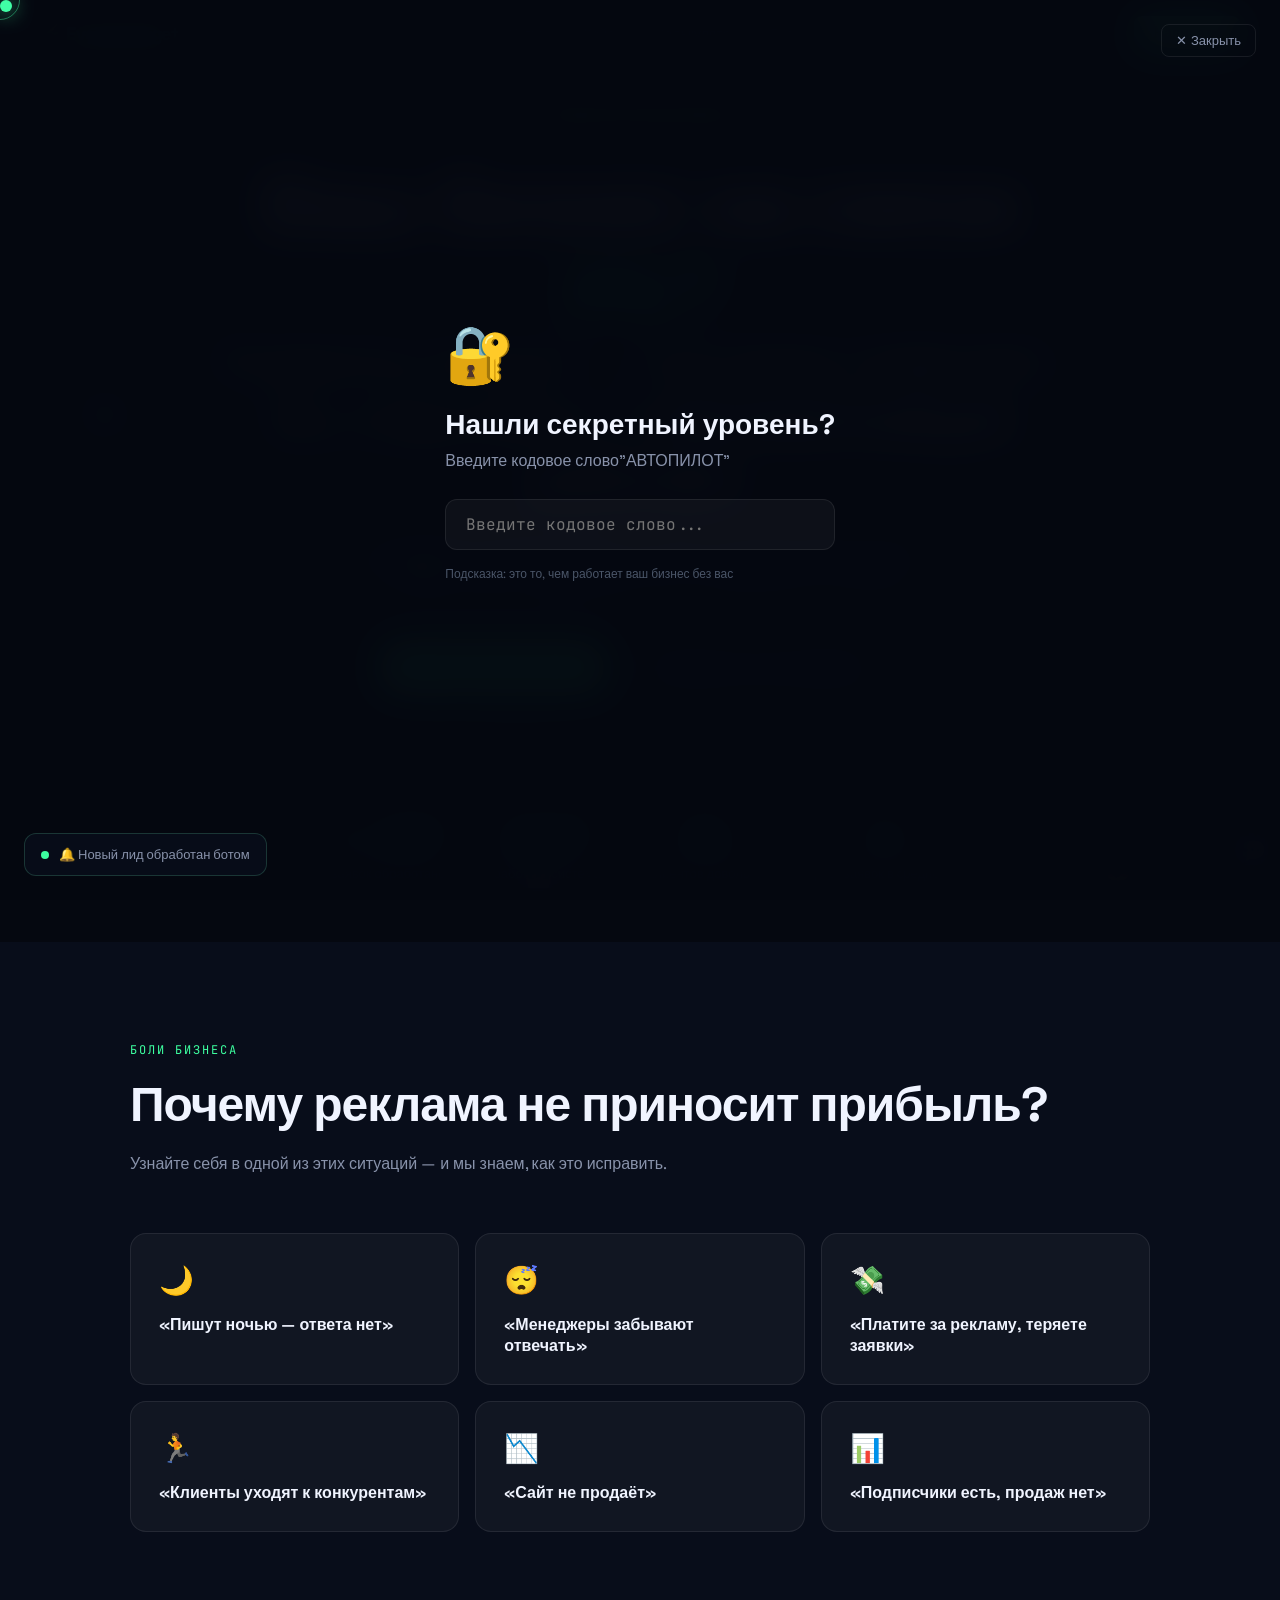
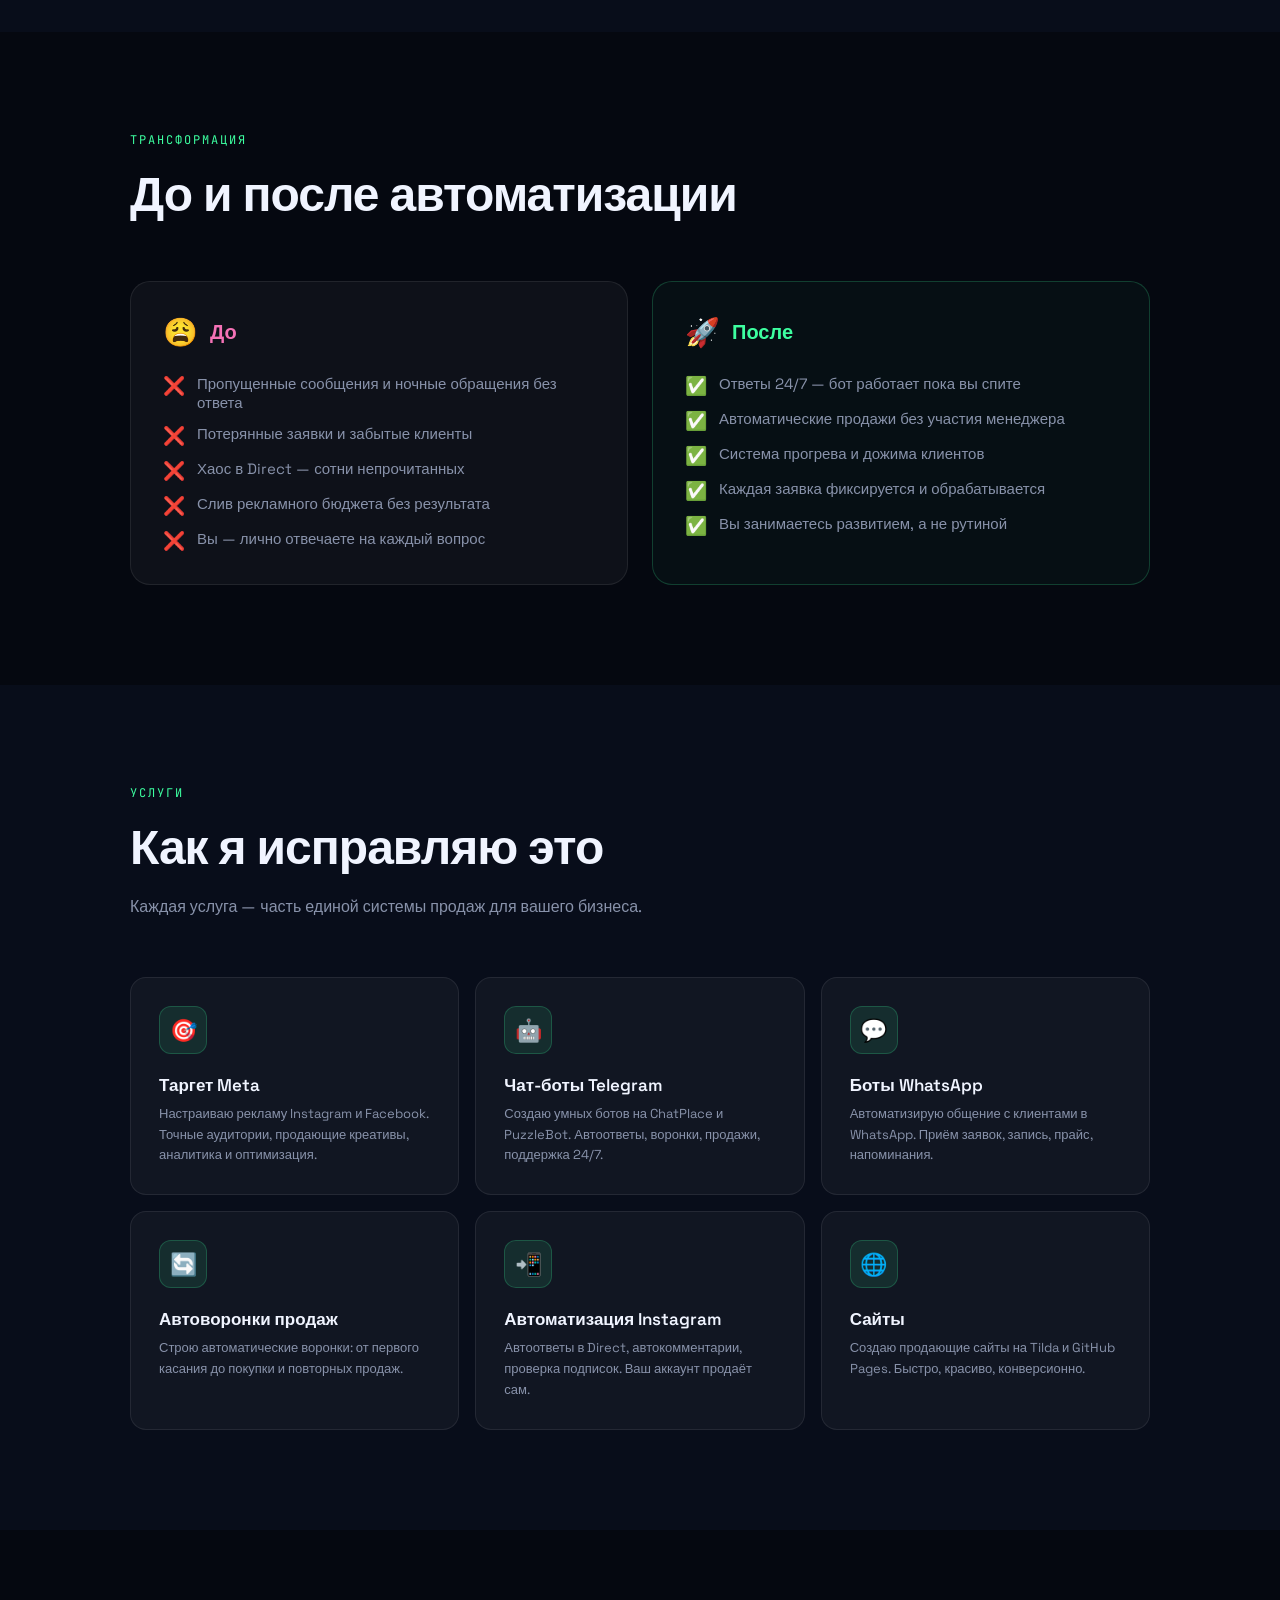
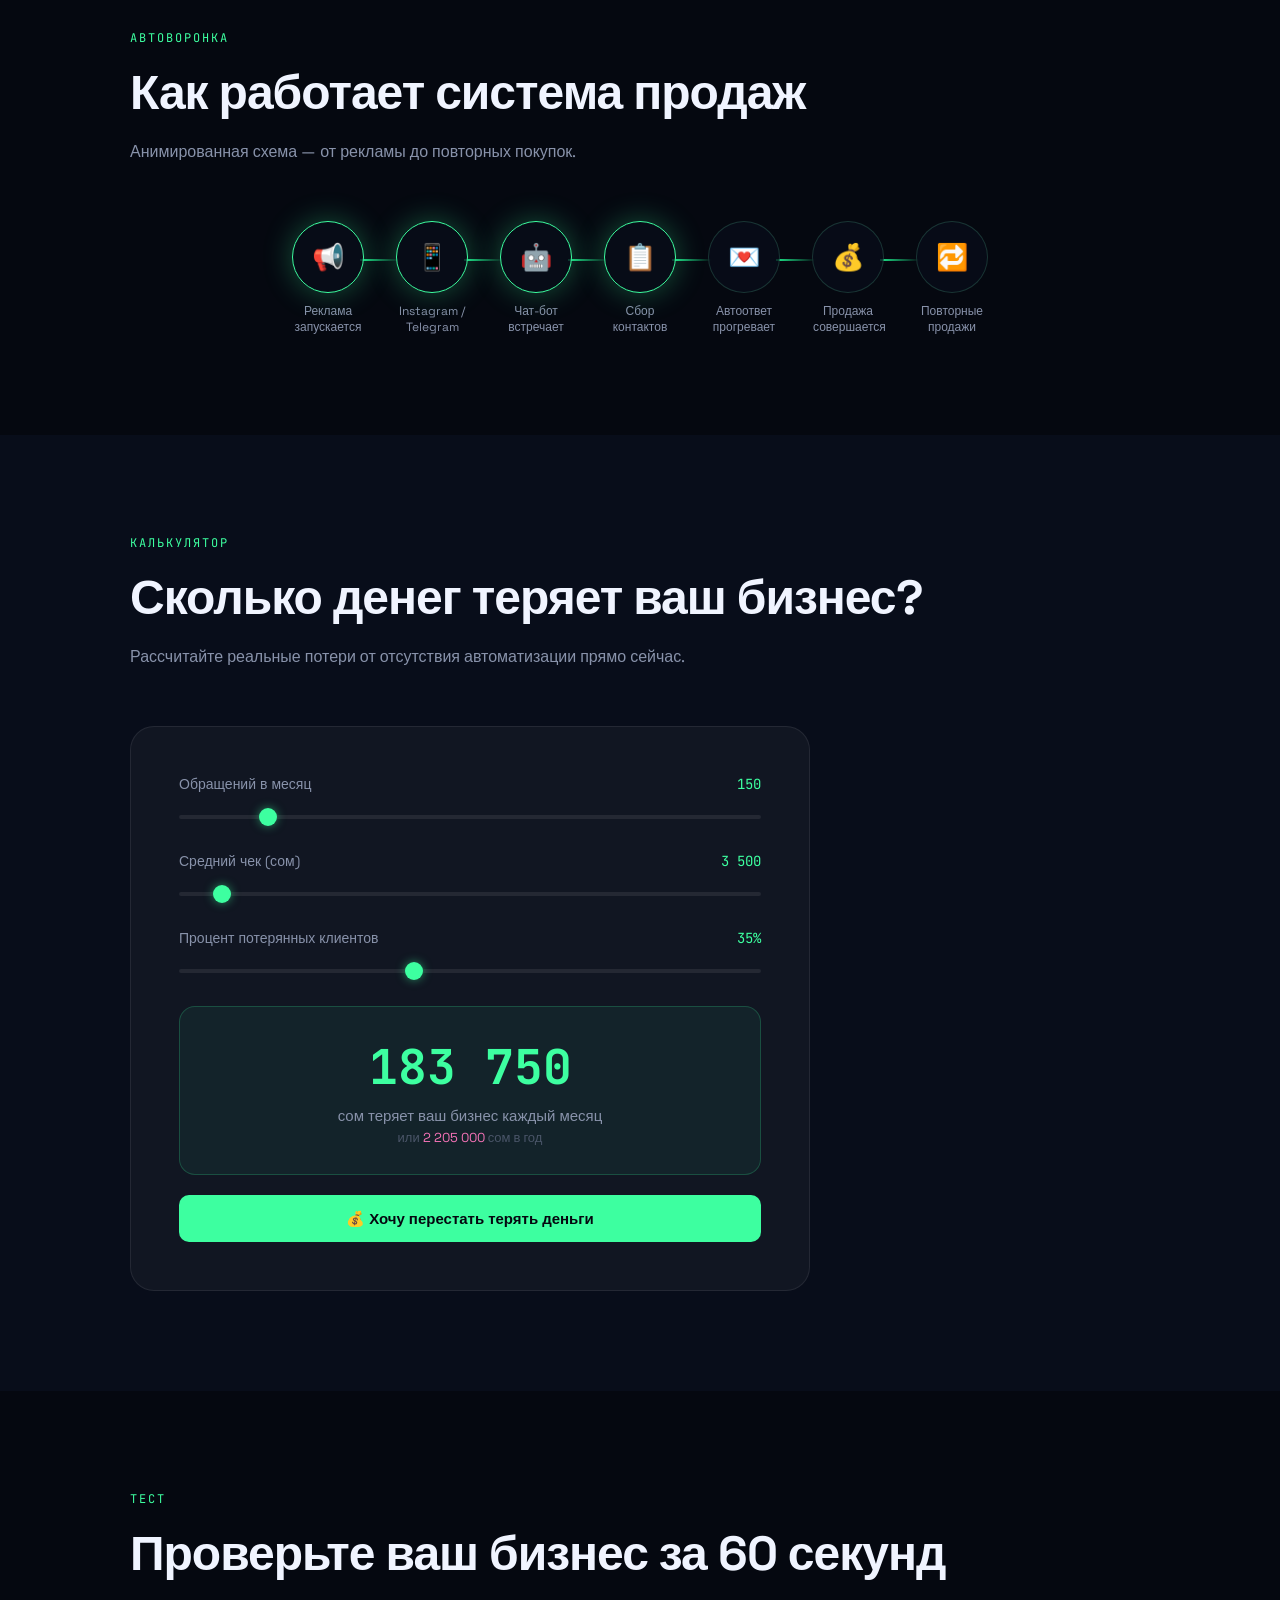
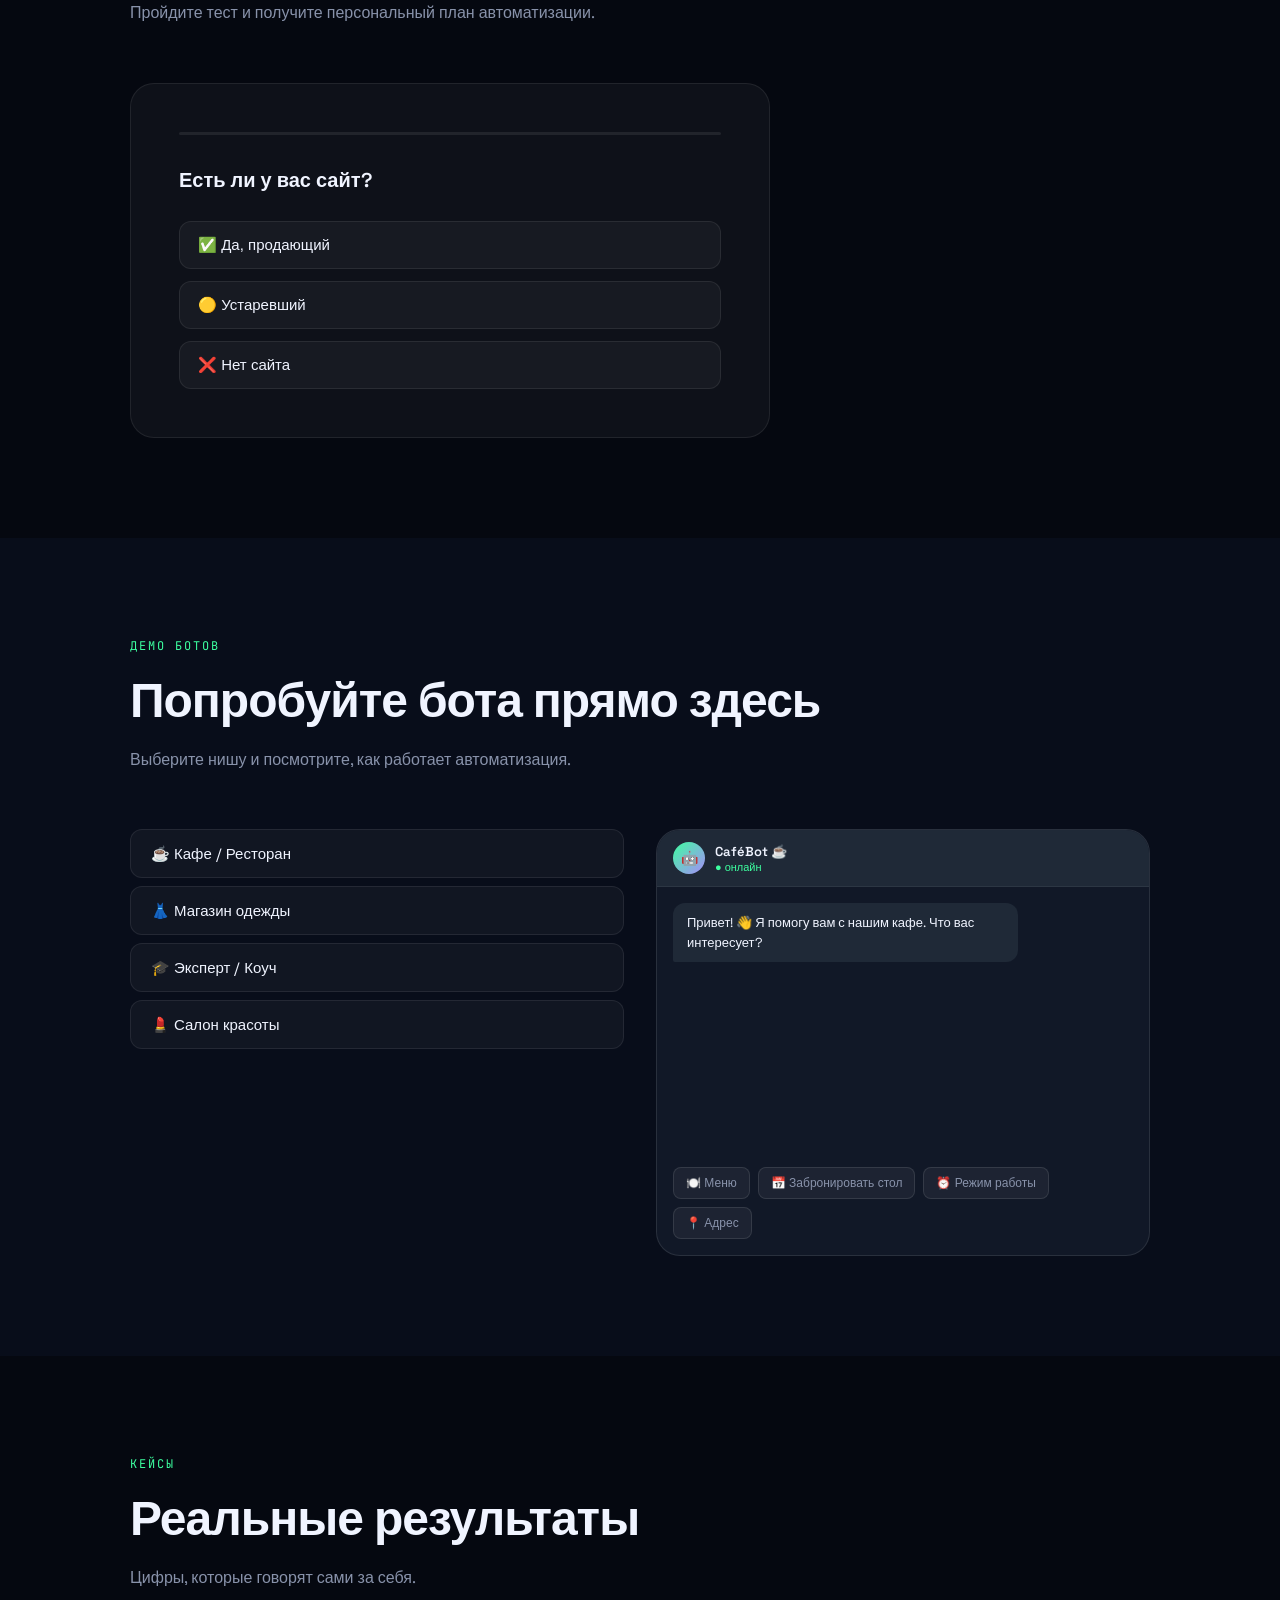
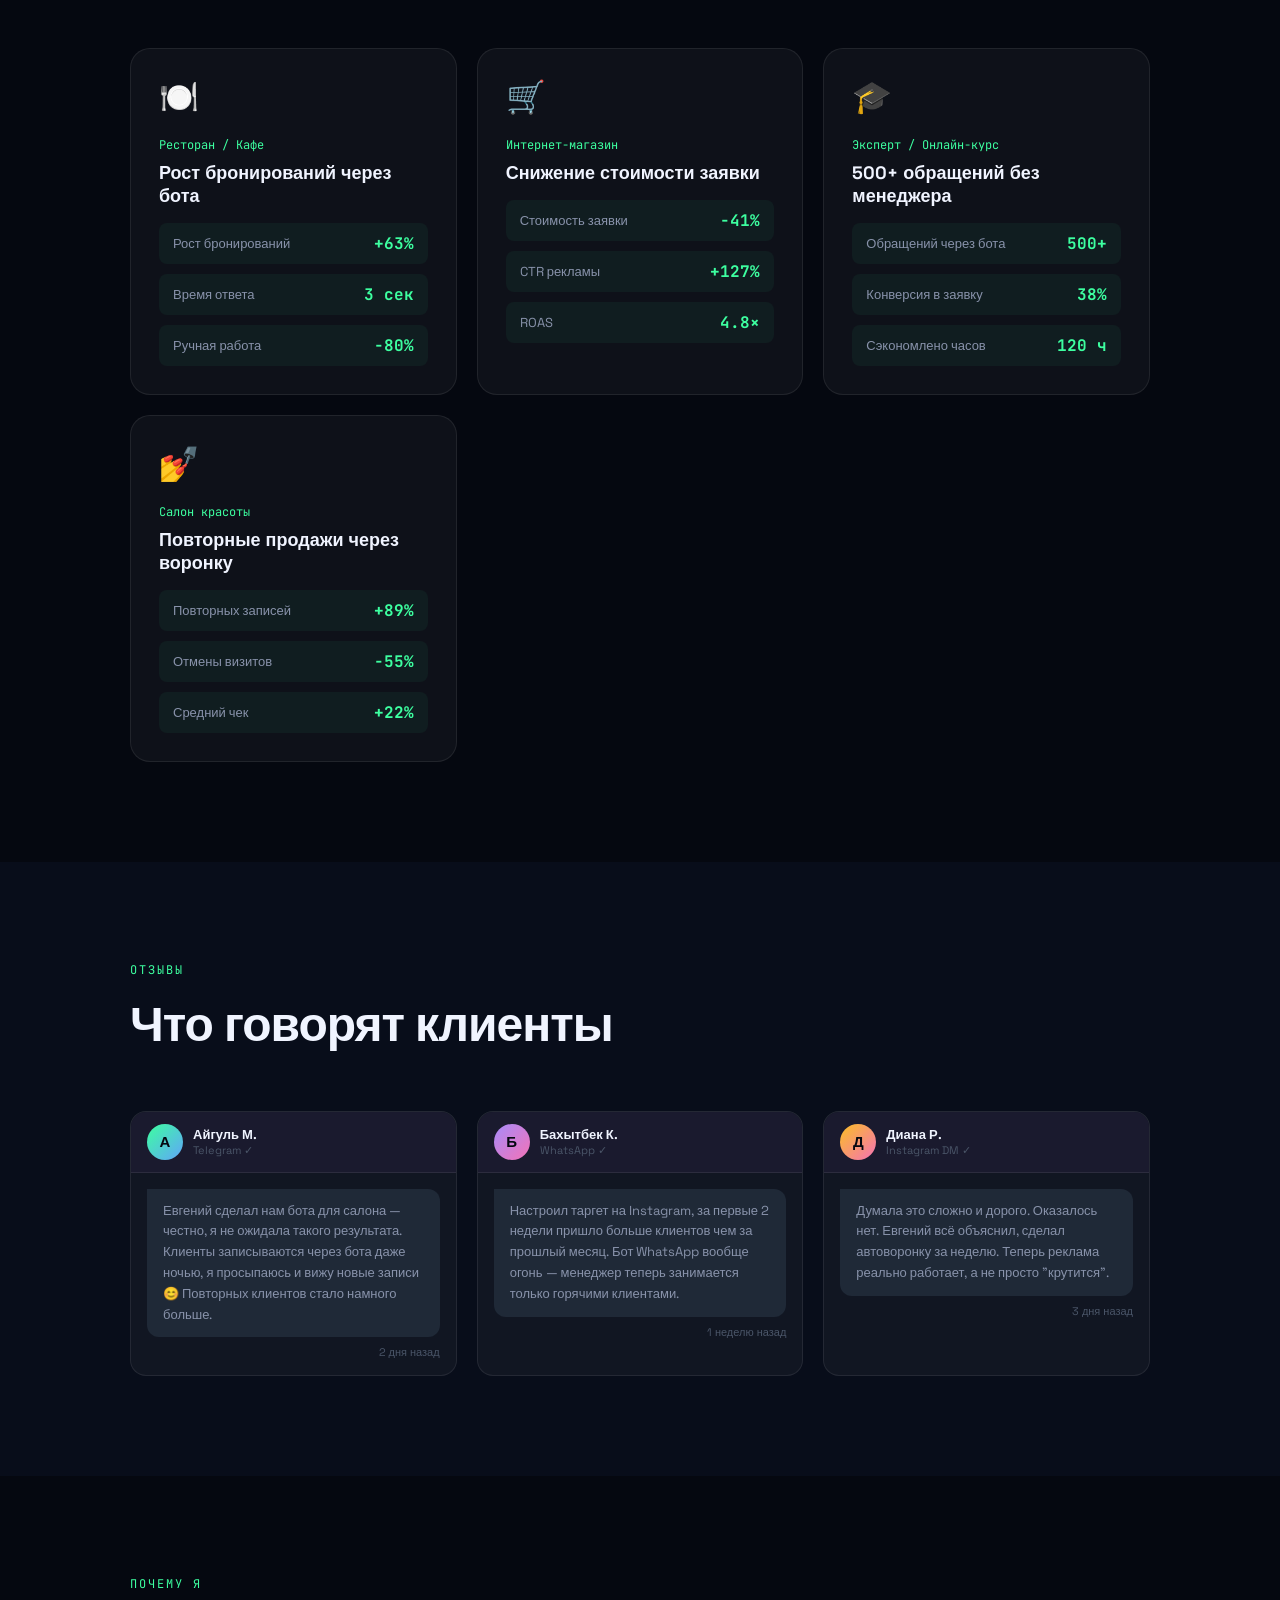
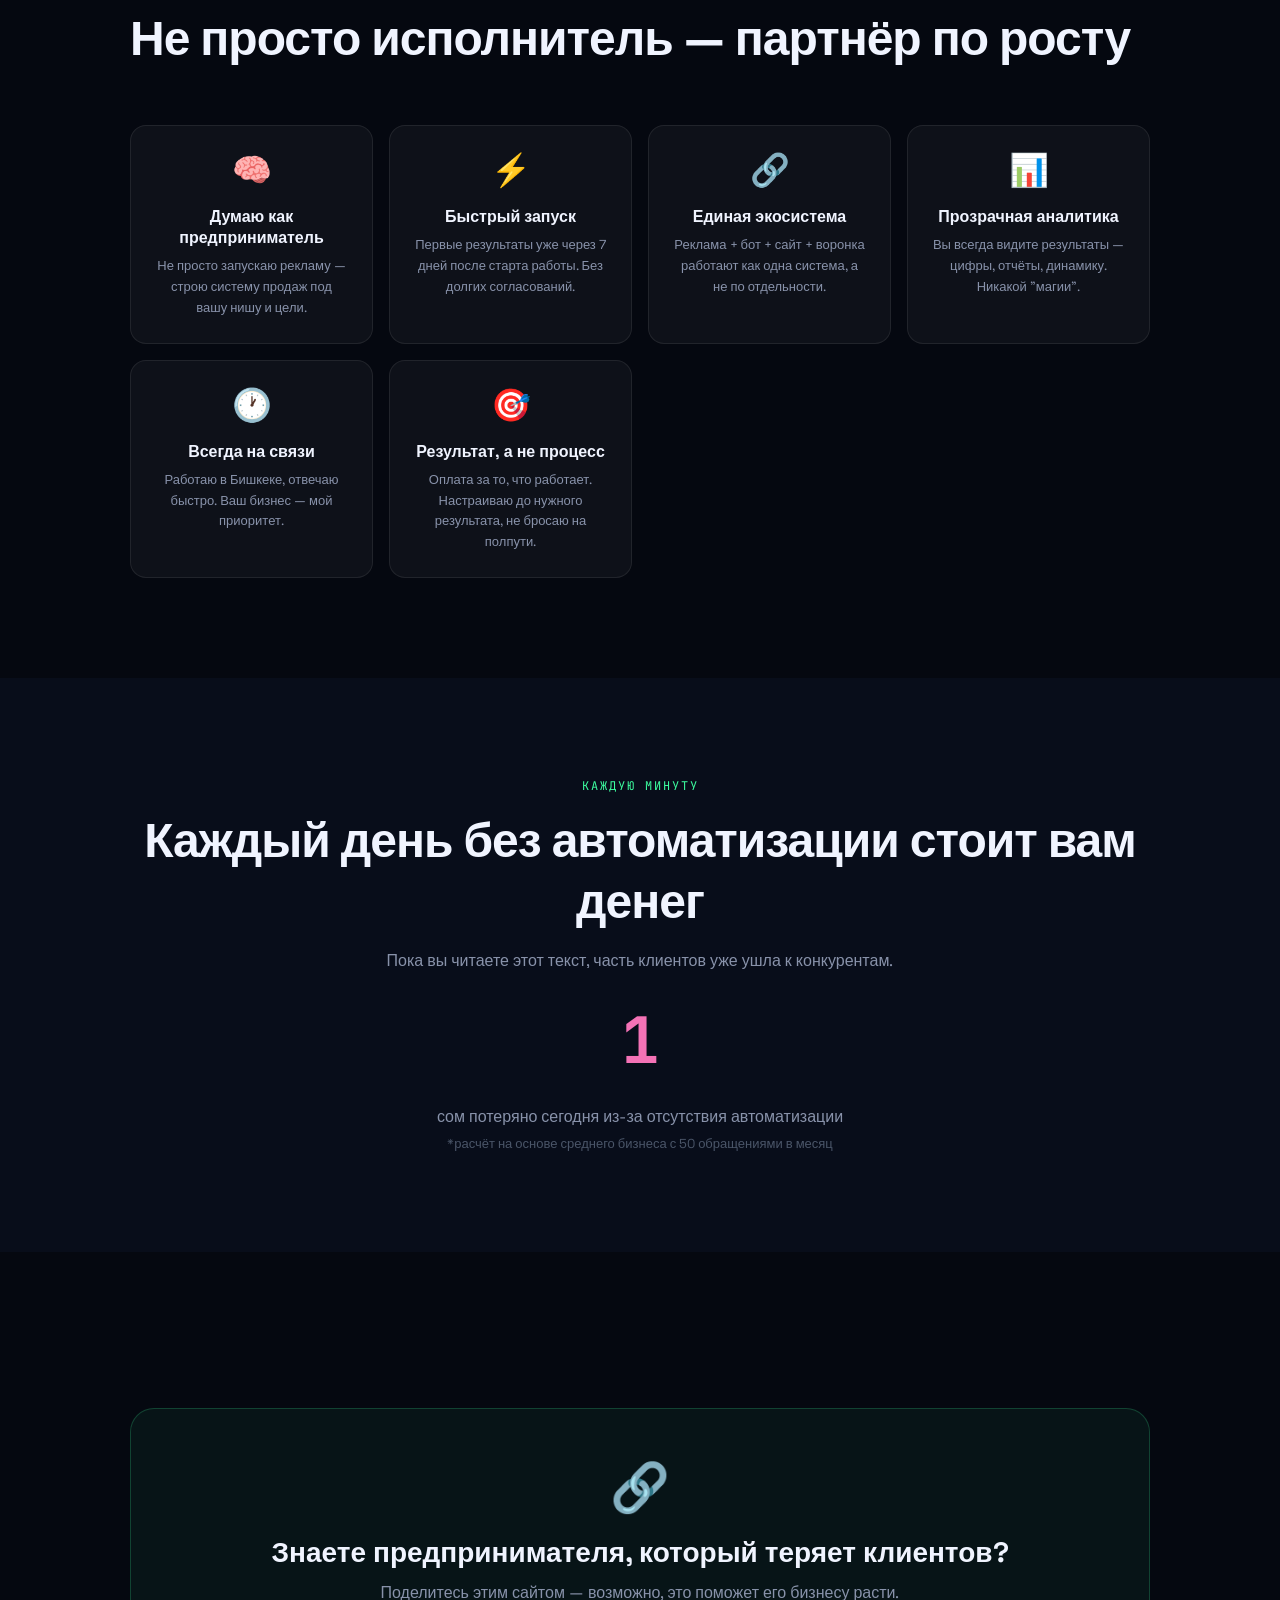
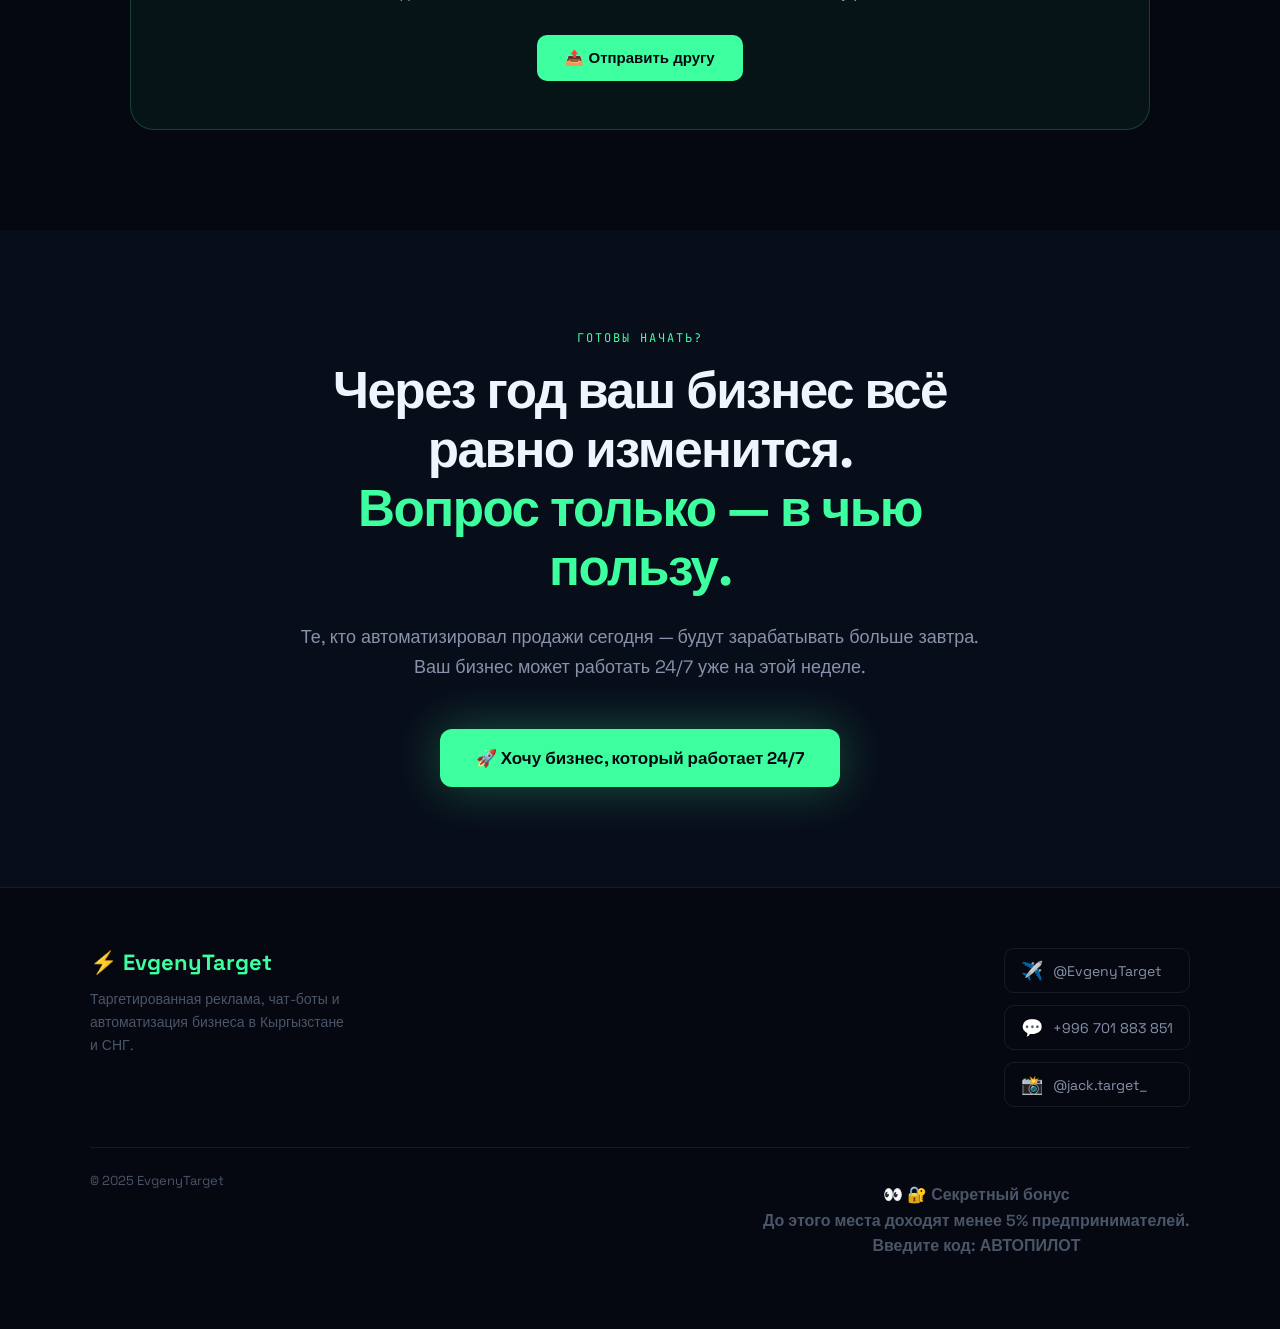
<file: index.html>
<!DOCTYPE html>
<html lang="ru">
<head>
<meta charset="UTF-8">
<meta name="viewport" content="width=device-width, initial-scale=1.0">
<title>Евгений | Таргет & Автоматизация бизнеса</title>
<meta name="description" content="Настраиваю рекламу, создаю чат-ботов и автоматизирую бизнес. Чат-боты Telegram, WhatsApp, автоворонки, сайты, Meta реклама.">
<meta property="og:title" content="Евгений | Таргет & Автоматизация">
<meta property="og:description" content="Ваш бизнес на связи 24/7. Клиенты пишут — система отвечает.">
<meta property="og:type" content="website">
<link rel="preconnect" href="https://fonts.googleapis.com">
<link rel="preconnect" href="https://fonts.gstatic.com" crossorigin>
<link href="https://fonts.googleapis.com/css2?family=Space+Grotesk:wght@300;400;500;600;700&family=JetBrains+Mono:wght@400;500&display=swap" rel="stylesheet">
<style>
:root {
  --bg: #050810;
  --bg2: #080d1a;
  --bg3: #0d1426;
  --surface: rgba(255,255,255,0.04);
  --border: rgba(255,255,255,0.08);
  --border2: rgba(99,220,170,0.2);
  --teal: #3dffa0;
  --teal2: #1de88a;
  --purple: #a78bfa;
  --blue: #60a5fa;
  --pink: #f472b6;
  --text: #f0f4ff;
  --text2: #8892aa;
  --text3: #4a5568;
  --mono: 'JetBrains Mono', monospace;
  --sans: 'Space Grotesk', sans-serif;
}
*{margin:0;padding:0;box-sizing:border-box}
html{scroll-behavior:smooth}
body{
  background:var(--bg);
  color:var(--text);
  font-family:var(--sans);
  overflow-x:hidden;
  cursor:none;
}
/* CURSOR */
#cursor{
  position:fixed;width:12px;height:12px;
  background:var(--teal);border-radius:50%;
  pointer-events:none;z-index:9999;
  transition:transform 0.15s ease;
  mix-blend-mode:screen;
  box-shadow:0 0 20px var(--teal);
}
#cursor-ring{
  position:fixed;width:40px;height:40px;
  border:1px solid rgba(61,255,160,0.4);
  border-radius:50%;pointer-events:none;
  z-index:9998;transition:all 0.3s ease;
}
/* CANVAS */
#hero-canvas{position:absolute;top:0;left:0;width:100%;height:100%;z-index:0;}

/* NOTIFICATIONS */
.notif{
  position:fixed;bottom:24px;left:24px;
  background:rgba(8,13,26,0.95);
  border:1px solid var(--border2);
  border-radius:12px;padding:12px 16px;
  display:flex;align-items:center;gap:10px;
  font-size:13px;color:var(--text2);
  z-index:1000;backdrop-filter:blur(20px);
  transform:translateX(-200px);opacity:0;
  transition:all 0.4s cubic-bezier(0.34,1.56,0.64,1);
  max-width:300px;
}
.notif.show{transform:translateX(0);opacity:1}
.notif-dot{width:8px;height:8px;background:var(--teal);border-radius:50%;flex-shrink:0;animation:pulse 2s infinite}
@keyframes pulse{0%,100%{box-shadow:0 0 0 0 rgba(61,255,160,0.4)}50%{box-shadow:0 0 0 6px rgba(61,255,160,0)}}

/* NAV */
nav{
  position:fixed;top:0;left:0;right:0;z-index:100;
  padding:16px 40px;display:flex;align-items:center;justify-content:space-between;
  background:rgba(5,8,16,0.7);backdrop-filter:blur(20px);
  border-bottom:1px solid var(--border);
}
.nav-logo{font-size:18px;font-weight:700;color:var(--teal);letter-spacing:-0.5px}
.nav-links{display:flex;gap:32px;list-style:none}
.nav-links a{color:var(--text2);text-decoration:none;font-size:14px;transition:color 0.2s}
.nav-links a:hover{color:var(--teal)}
.nav-cta{
  background:var(--teal);color:#050810;
  padding:8px 20px;border-radius:8px;
  font-size:14px;font-weight:600;text-decoration:none;
  transition:all 0.2s;
}
.nav-cta:hover{background:var(--teal2);transform:translateY(-1px)}

/* SECTIONS */
section{position:relative;z-index:1}

/* HERO */
#hero{
  min-height:100vh;display:flex;align-items:center;justify-content:center;
  padding:100px 40px 60px;position:relative;overflow:hidden;
  flex-direction:column;text-align:center;
}
.hero-badge{
  display:inline-flex;align-items:center;gap:8px;
  background:rgba(61,255,160,0.08);border:1px solid rgba(61,255,160,0.2);
  padding:6px 14px;border-radius:100px;font-size:12px;color:var(--teal);
  font-family:var(--mono);margin-bottom:32px;
}
.hero-badge-dot{width:6px;height:6px;background:var(--teal);border-radius:50%;animation:pulse 2s infinite}
h1.hero-title{
  font-size:clamp(36px,6vw,80px);font-weight:700;
  line-height:1.1;letter-spacing:-2px;
  max-width:900px;margin:0 auto 24px;
}
.hero-title .line{display:block}
.hero-title .accent{color:var(--teal)}
.hero-sub{
  font-size:clamp(15px,2vw,19px);color:var(--text2);
  max-width:580px;margin:0 auto 48px;line-height:1.65;font-weight:400;
}
.hero-btns{display:flex;gap:16px;justify-content:center;flex-wrap:wrap}
.btn-primary{
  background:var(--teal);color:#050810;
  padding:14px 28px;border-radius:10px;
  font-size:15px;font-weight:700;text-decoration:none;
  border:none;cursor:none;transition:all 0.2s;
  box-shadow:0 0 30px rgba(61,255,160,0.3);
}
.btn-primary:hover{transform:translateY(-2px);box-shadow:0 0 50px rgba(61,255,160,0.5)}
.btn-ghost{
  background:transparent;color:var(--text);
  padding:14px 28px;border-radius:10px;
  font-size:15px;font-weight:600;text-decoration:none;
  border:1px solid var(--border);cursor:none;transition:all 0.2s;
}
.btn-ghost:hover{border-color:rgba(255,255,255,0.3);background:var(--surface)}
.hero-stats{
  display:flex;gap:48px;margin-top:72px;
  padding-top:48px;border-top:1px solid var(--border);
}
.stat-item{text-align:center}
.stat-num{font-size:36px;font-weight:700;color:var(--teal);font-family:var(--mono)}
.stat-label{font-size:13px;color:var(--text3);margin-top:4px}

/* ECO NODES */
.eco-container{
  position:absolute;inset:0;pointer-events:none;overflow:hidden;
}

/* SECTION COMMON */
.section-inner{max-width:1100px;margin:0 auto;padding:100px 40px}
.section-label{
  font-family:var(--mono);font-size:12px;color:var(--teal);
  letter-spacing:2px;text-transform:uppercase;margin-bottom:16px;
}
.section-title{font-size:clamp(28px,4vw,48px);font-weight:700;letter-spacing:-1px;margin-bottom:16px}
.section-sub{font-size:16px;color:var(--text2);line-height:1.65;max-width:560px}

/* PAINS */
#pains{background:var(--bg2)}
.pains-grid{
  display:grid;grid-template-columns:repeat(auto-fit,minmax(280px,1fr));
  gap:16px;margin-top:56px;
}
.pain-card{
  background:var(--surface);border:1px solid var(--border);
  border-radius:16px;padding:28px;cursor:none;
  transition:all 0.3s;position:relative;overflow:hidden;
}
.pain-card::before{
  content:'';position:absolute;inset:0;
  background:linear-gradient(135deg,rgba(244,114,182,0.06),transparent);
  opacity:0;transition:opacity 0.3s;
}
.pain-card:hover{border-color:rgba(244,114,182,0.3);transform:translateY(-4px)}
.pain-card:hover::before{opacity:1}
.pain-card:hover .pain-detail{max-height:100px;opacity:1;margin-top:12px}
.pain-icon{font-size:28px;margin-bottom:16px}
.pain-title{font-size:16px;font-weight:600;margin-bottom:0}
.pain-detail{
  font-size:13px;color:var(--text2);line-height:1.6;
  max-height:0;opacity:0;overflow:hidden;transition:all 0.3s;
}

/* BEFORE/AFTER */
#before-after{background:var(--bg)}
.ba-grid{display:grid;grid-template-columns:1fr 1fr;gap:24px;margin-top:56px}
.ba-card{background:var(--surface);border:1px solid var(--border);border-radius:20px;padding:32px}
.ba-card.after{border-color:rgba(61,255,160,0.2);background:rgba(61,255,160,0.03)}
.ba-head{display:flex;align-items:center;gap:12px;margin-bottom:24px}
.ba-head h3{font-size:20px;font-weight:700}
.ba-items{display:flex;flex-direction:column;gap:12px}
.ba-item{display:flex;align-items:flex-start;gap:12px;font-size:15px;color:var(--text2)}
.ba-item span:first-child{font-size:18px;flex-shrink:0}

/* SERVICES */
#services{background:var(--bg2)}
.services-grid{
  display:grid;grid-template-columns:repeat(auto-fit,minmax(300px,1fr));
  gap:16px;margin-top:56px;
}
.service-card{
  background:var(--surface);border:1px solid var(--border);
  border-radius:16px;padding:28px;cursor:none;
  transition:all 0.3s;position:relative;overflow:hidden;
}
.service-card:hover{transform:translateY(-6px);border-color:var(--border2)}
.service-card:hover .svc-glow{opacity:1}
.svc-glow{
  position:absolute;top:-40px;right:-40px;
  width:120px;height:120px;border-radius:50%;
  background:radial-gradient(circle,rgba(61,255,160,0.15),transparent 70%);
  opacity:0;transition:opacity 0.3s;
}
.svc-icon{
  width:48px;height:48px;border-radius:12px;
  background:rgba(61,255,160,0.1);border:1px solid rgba(61,255,160,0.2);
  display:flex;align-items:center;justify-content:center;
  font-size:22px;margin-bottom:20px;
}
.svc-title{font-size:17px;font-weight:600;margin-bottom:8px}
.svc-desc{font-size:13px;color:var(--text2);line-height:1.6}

/* FUNNEL */
#funnel{background:var(--bg)}
.funnel-steps{
  display:flex;align-items:center;flex-wrap:wrap;gap:0;margin-top:56px;
  justify-content:center;
}
.funnel-step{
  display:flex;flex-direction:column;align-items:center;
  text-align:center;
}
.f-node{
  width:72px;height:72px;border-radius:50%;
  border:1px solid var(--border2);
  display:flex;align-items:center;justify-content:center;
  font-size:26px;background:rgba(8,13,26,0.8);
  position:relative;cursor:none;
  transition:all 0.3s;
}
.f-node.active{
  border-color:var(--teal);
  box-shadow:0 0 30px rgba(61,255,160,0.3);
}
.f-label{font-size:12px;color:var(--text2);margin-top:10px;max-width:70px}
.f-arrow{
  width:40px;height:2px;background:linear-gradient(90deg,var(--teal2),transparent);
  margin:0 -4px;margin-top:-36px;
}

/* CALCULATOR */
#calculator{background:var(--bg2)}
.calc-box{
  background:var(--surface);border:1px solid var(--border);
  border-radius:24px;padding:48px;margin-top:56px;
  max-width:680px;
}
.calc-row{margin-bottom:28px}
.calc-label{font-size:14px;color:var(--text2);margin-bottom:10px;display:flex;justify-content:space-between}
.calc-label span{color:var(--teal);font-family:var(--mono)}
input[type=range]{
  width:100%;-webkit-appearance:none;height:4px;
  background:var(--border);border-radius:4px;outline:none;cursor:none;
}
input[type=range]::-webkit-slider-thumb{
  -webkit-appearance:none;width:18px;height:18px;border-radius:50%;
  background:var(--teal);cursor:none;
  box-shadow:0 0 10px rgba(61,255,160,0.5);
}
.calc-result{
  background:rgba(61,255,160,0.06);border:1px solid rgba(61,255,160,0.2);
  border-radius:16px;padding:28px;text-align:center;margin-top:12px;
}
.calc-result-num{
  font-size:48px;font-weight:700;color:var(--teal);
  font-family:var(--mono);
}
.calc-result-label{font-size:15px;color:var(--text2);margin-top:8px}
.calc-cta{
  display:block;text-align:center;background:var(--teal);
  color:#050810;padding:14px 28px;border-radius:10px;
  font-size:15px;font-weight:700;text-decoration:none;
  margin-top:20px;cursor:none;border:none;width:100%;
  transition:all 0.2s;
}
.calc-cta:hover{background:var(--teal2)}

/* QUIZ */
#quiz{background:var(--bg)}
.quiz-box{
  background:var(--surface);border:1px solid var(--border);
  border-radius:24px;padding:48px;margin-top:56px;max-width:640px;
}
.quiz-q{font-size:20px;font-weight:600;margin-bottom:28px}
.quiz-progress{
  height:3px;background:var(--border);border-radius:4px;
  margin-bottom:32px;
}
.quiz-bar{height:100%;background:var(--teal);border-radius:4px;transition:width 0.4s}
.quiz-options{display:flex;flex-direction:column;gap:12px}
.quiz-opt{
  background:var(--surface);border:1px solid var(--border);
  border-radius:12px;padding:14px 18px;cursor:none;
  font-size:15px;transition:all 0.2s;text-align:left;color:var(--text);
}
.quiz-opt:hover,.quiz-opt.selected{
  border-color:var(--teal);background:rgba(61,255,160,0.06);
  color:var(--teal);
}
.quiz-result{
  background:rgba(61,255,160,0.06);border:1px solid rgba(61,255,160,0.2);
  border-radius:16px;padding:28px;display:none;
}
.quiz-score{font-size:48px;font-weight:700;color:var(--teal);font-family:var(--mono);margin-bottom:8px}
.quiz-score-label{font-size:16px;color:var(--text2);margin-bottom:20px}

/* BOT SIMULATOR */
#botsim{background:var(--bg2)}
.sim-wrap{margin-top:56px;display:grid;grid-template-columns:1fr 1fr;gap:32px;align-items:start}
.sim-cats{display:flex;flex-direction:column;gap:8px}
.sim-cat{
  background:var(--surface);border:1px solid var(--border);
  border-radius:12px;padding:14px 20px;cursor:none;
  font-size:15px;transition:all 0.2s;
}
.sim-cat.active,.sim-cat:hover{
  border-color:var(--teal);color:var(--teal);
  background:rgba(61,255,160,0.06);
}
.sim-phone{
  background:#111827;border-radius:24px;
  border:1px solid rgba(255,255,255,0.1);
  overflow:hidden;
}
.sim-header{
  background:#1f2937;padding:12px 16px;
  display:flex;align-items:center;gap:10px;
  border-bottom:1px solid rgba(255,255,255,0.06);
}
.sim-avatar{
  width:32px;height:32px;border-radius:50%;
  background:linear-gradient(135deg,var(--teal),var(--purple));
  display:flex;align-items:center;justify-content:center;
  font-size:14px;
}
.sim-hname{font-size:13px;font-weight:600}
.sim-hstatus{font-size:11px;color:var(--teal)}
.sim-msgs{padding:16px;display:flex;flex-direction:column;gap:10px;min-height:280px}
.msg{
  max-width:75%;padding:10px 14px;border-radius:12px;
  font-size:13px;line-height:1.5;
}
.msg-bot{
  background:#1f2937;align-self:flex-start;
  border-radius:12px 12px 12px 2px;
}
.msg-user{
  background:rgba(61,255,160,0.15);align-self:flex-end;
  border-radius:12px 12px 2px 12px;color:var(--teal);
}
.sim-btns{padding:0 16px 16px;display:flex;flex-wrap:wrap;gap:8px}
.sim-btn{
  background:rgba(255,255,255,0.05);
  border:1px solid rgba(255,255,255,0.1);
  border-radius:8px;padding:8px 12px;
  font-size:12px;cursor:none;color:var(--text2);
  transition:all 0.2s;
}
.sim-btn:hover{border-color:var(--teal);color:var(--teal)}

/* CASES */
#cases{background:var(--bg)}
.cases-grid{
  display:grid;grid-template-columns:repeat(auto-fit,minmax(260px,1fr));
  gap:20px;margin-top:56px;
}
.case-card{
  background:var(--surface);border:1px solid var(--border);
  border-radius:20px;padding:28px;
}
.case-emoji{font-size:32px;margin-bottom:20px}
.case-niche{font-size:12px;color:var(--teal);font-family:var(--mono);margin-bottom:8px}
.case-title{font-size:18px;font-weight:700;margin-bottom:16px}
.case-metrics{display:flex;flex-direction:column;gap:10px}
.case-metric{
  display:flex;align-items:center;justify-content:space-between;
  background:rgba(61,255,160,0.05);border-radius:8px;padding:10px 14px;
}
.case-metric-label{font-size:13px;color:var(--text2)}
.case-metric-val{font-size:16px;font-weight:700;color:var(--teal);font-family:var(--mono)}

/* REVIEWS */
#reviews{background:var(--bg2)}
.reviews-grid{
  display:grid;grid-template-columns:repeat(auto-fit,minmax(300px,1fr));
  gap:20px;margin-top:56px;
}
.review-card{
  background:var(--surface);border:1px solid var(--border);
  border-radius:16px;overflow:hidden;
}
.review-head{
  background:#1a1a2e;padding:12px 16px;
  display:flex;align-items:center;gap:10px;
  border-bottom:1px solid var(--border);
}
.review-av{
  width:36px;height:36px;border-radius:50%;
  display:flex;align-items:center;justify-content:center;
  font-size:15px;font-weight:700;color:#050810;
}
.review-name{font-size:13px;font-weight:600}
.review-platform{font-size:11px;color:var(--text3)}
.review-body{padding:16px}
.review-bubble{
  background:#1f2937;border-radius:0 12px 12px 12px;
  padding:12px 16px;font-size:13px;color:var(--text2);line-height:1.6;
  margin-bottom:8px;
}
.review-time{font-size:11px;color:var(--text3);text-align:right}

/* WHY ME */
#why{background:var(--bg)}
.why-grid{
  display:grid;grid-template-columns:repeat(auto-fit,minmax(220px,1fr));
  gap:16px;margin-top:56px;
}
.why-card{
  background:var(--surface);border:1px solid var(--border);
  border-radius:16px;padding:24px;text-align:center;
  transition:all 0.3s;
}
.why-card:hover{border-color:var(--border2);transform:translateY(-4px)}
.why-icon{font-size:32px;margin-bottom:16px}
.why-title{font-size:16px;font-weight:600;margin-bottom:8px}
.why-desc{font-size:13px;color:var(--text2);line-height:1.6}

/* URGENCY */
#urgency{background:var(--bg2);text-align:center}
.urgency-counter{
  font-size:64px;font-weight:700;color:var(--pink);
  font-family:var(--mono);margin:24px 0;
}
.urgency-label{font-size:16px;color:var(--text2)}

/* SHARE */
#share{background:var(--bg)}
.share-box{
  background:rgba(61,255,160,0.05);border:1px solid rgba(61,255,160,0.2);
  border-radius:24px;padding:48px;text-align:center;margin-top:56px;
}
.share-box h2{font-size:28px;font-weight:700;margin-bottom:12px}
.share-box p{font-size:16px;color:var(--text2);margin-bottom:32px}
.share-btn{
  background:var(--teal);color:#050810;
  padding:14px 28px;border-radius:10px;
  font-size:15px;font-weight:700;cursor:none;
  border:none;transition:all 0.2s;display:inline-flex;align-items:center;gap:8px;
}
.share-btn:hover{background:var(--teal2);transform:translateY(-2px)}

/* FINAL CTA */
#final-cta{background:var(--bg2);text-align:center}
.final-inner{max-width:760px;margin:0 auto;padding:100px 40px}
.final-cta-title{font-size:clamp(28px,4vw,52px);font-weight:700;letter-spacing:-1.5px;margin-bottom:24px;line-height:1.15}
.final-cta-sub{font-size:18px;color:var(--text2);margin-bottom:48px;line-height:1.65}
.final-btn{
  background:var(--teal);color:#050810;
  padding:18px 36px;border-radius:12px;
  font-size:17px;font-weight:700;text-decoration:none;
  border:none;cursor:none;display:inline-flex;align-items:center;gap:10px;
  box-shadow:0 0 50px rgba(61,255,160,0.3);transition:all 0.2s;
}
.final-btn:hover{background:var(--teal2);transform:translateY(-3px);box-shadow:0 0 80px rgba(61,255,160,0.5)}

/* CONTACTS */
footer{background:var(--bg);border-top:1px solid var(--border);padding:60px 40px}
.footer-inner{max-width:1100px;margin:0 auto;display:flex;justify-content:space-between;flex-wrap:wrap;gap:40px}
.footer-brand .logo{font-size:22px;font-weight:700;color:var(--teal);margin-bottom:12px}
.footer-brand p{font-size:14px;color:var(--text3);max-width:260px;line-height:1.65}
.footer-contacts{display:flex;flex-direction:column;gap:12px}
.footer-link{
  display:flex;align-items:center;gap:10px;
  color:var(--text2);text-decoration:none;font-size:14px;
  padding:10px 16px;border-radius:10px;border:1px solid var(--border);
  transition:all 0.2s;
}
.footer-link:hover{border-color:var(--border2);color:var(--teal)}
.footer-link-icon{font-size:18px}
.footer-bottom{
  max-width:1100px;margin:40px auto 0;
  padding-top:24px;border-top:1px solid var(--border);
  display:flex;justify-content:space-between;
  font-size:13px;color:var(--text3);
}

/* EASTER EGG */
#easter{
  position:fixed;inset:0;background:rgba(5,8,16,0.97);
  z-index:500;display:none;flex-direction:column;
  align-items:center;justify-content:center;padding:40px;
  backdrop-filter:blur(20px);
}
#easter.show{display:flex}
.easter-title{font-size:36px;font-weight:700;color:var(--teal);margin-bottom:24px;text-align:center}
.easter-input{
  background:var(--surface);border:1px solid var(--border);
  border-radius:12px;padding:14px 20px;font-size:16px;
  color:var(--text);font-family:var(--sans);width:100%;max-width:400px;
  outline:none;margin-bottom:16px;transition:border-color 0.2s;
  font-family:var(--mono);
}
.easter-input:focus{border-color:var(--teal)}
#easter-vip{display:none;max-width:560px;text-align:center}
#easter-vip h2{font-size:28px;font-weight:700;margin-bottom:16px}
#easter-vip p{font-size:15px;color:var(--text2);line-height:1.65;margin-bottom:24px}
.vip-items{display:flex;flex-direction:column;gap:10px;margin-bottom:28px;text-align:left}
.vip-item{
  background:rgba(61,255,160,0.06);border:1px solid rgba(61,255,160,0.15);
  border-radius:10px;padding:12px 16px;font-size:14px;color:var(--text2);
}
.easter-close{
  position:absolute;top:24px;right:24px;
  background:none;border:1px solid var(--border);
  border-radius:8px;padding:8px 14px;color:var(--text2);
  cursor:none;font-size:13px;transition:all 0.2s;
}
.easter-close:hover{border-color:var(--text2);color:var(--text)}

/* EXIT INTENT */
#exit-modal{
  position:fixed;inset:0;background:rgba(5,8,16,0.85);
  z-index:600;display:none;align-items:center;justify-content:center;
  backdrop-filter:blur(20px);
}
#exit-modal.show{display:flex}
.exit-box{
  background:var(--bg3);border:1px solid var(--border);
  border-radius:24px;padding:48px;max-width:480px;
  text-align:center;
}
.exit-box h2{font-size:28px;font-weight:700;margin-bottom:12px}
.exit-box p{font-size:15px;color:var(--text2);margin-bottom:32px;line-height:1.65}
.exit-close{
  display:block;margin-top:16px;
  font-size:13px;color:var(--text3);cursor:none;
  background:none;border:none;color:var(--text3);
}
.exit-close:hover{color:var(--text2)}

/* SCROLL REVEAL */
.reveal{opacity:0;transform:translateY(30px);transition:all 0.6s cubic-bezier(0.22,1,0.36,1)}
.reveal.visible{opacity:1;transform:none}

/* MOBILE */
@media(max-width:768px){
  nav{padding:12px 20px}
  .nav-links{display:none}
  .hero-stats{flex-wrap:wrap;gap:24px;justify-content:center}
  .ba-grid,.sim-wrap{grid-template-columns:1fr}
  .funnel-steps{flex-wrap:wrap;gap:16px}
  .f-arrow{display:none}
  .section-inner{padding:64px 20px}
  footer{padding:40px 20px}
  .footer-inner{flex-direction:column}
}
</style>
  <!-- Google tag (gtag.js) -->
<script async src="https://www.googletagmanager.com/gtag/js?id=G-2D15B4YW2E"></script>
<script>
  window.dataLayer = window.dataLayer || [];
  function gtag(){dataLayer.push(arguments);}
  gtag('js', new Date());

  gtag('config', 'G-2D15B4YW2E');
</script>

</head>
<body>

<!-- Custom cursor -->
<div id="cursor"></div>
<div id="cursor-ring"></div>

<!-- Notification -->
<div class="notif" id="notif">
  <div class="notif-dot"></div>
  <span id="notif-text">🔔 Новая заявка обработана ботом</span>
</div>

<!-- Exit intent -->
<div id="exit-modal">
  <div class="exit-box">
    <div style="font-size:40px;margin-bottom:16px">📋</div>
    <h2>Подождите!</h2>
    <p>Перед уходом заберите бесплатный чек-лист:<br><strong style="color:var(--teal)">"7 причин, почему бизнес теряет клиентов<br>в Instagram и WhatsApp"</strong></p>
    <a href="https://t.me/EvgenyTarget" target="_blank" class="btn-primary" style="display:inline-block;margin-bottom:0">📩 Получить в Telegram</a>
    <button class="exit-close" onclick="document.getElementById('exit-modal').classList.remove('show')">Нет, спасибо</button>
  </div>
</div>

<!-- Easter egg -->
<div id="easter">
  <button class="easter-close" onclick="document.getElementById('easter').classList.remove('show')">✕ Закрыть</button>
  <div id="easter-prompt">
    <div style="font-size:56px;margin-bottom:16px">🔐</div>
    <h2 style="font-size:28px;font-weight:700;margin-bottom:8px">Нашли секретный уровень?</h2>
    <p style="color:var(--text2);margin-bottom:28px">Введите кодовое слово"АВТОПИЛОТ" </p>
    <input class="easter-input" id="easter-input" placeholder="Введите кодовое слово..." onkeyup="checkEaster(this.value)" autocomplete="off">
    <p style="font-size:12px;color:var(--text3)">Подсказка: это то, чем работает ваш бизнес без вас</p>
  </div>
  <div id="easter-vip">
    <div style="font-size:56px;margin-bottom:16px">🎁</div>
    <h2>Бонус для тех, кто дошёл до конца</h2>
    <p>Вы получаете эксклюзивный разбор и материалы, которые я не публикую открыто:</p>
    <div class="vip-items">
      <div class="vip-item">📊 Мини-разбор типичного бизнеса в вашей нише</div>
      <div class="vip-item">❌ 5 главных ошибок в рекламе, которые сливают бюджет</div>
      <div class="vip-item">🔄 Реальный пример автоворонки с результатами</div>
    </div>
    <a href="https://t.me/EvgenyTarget" target="_blank" class="btn-primary" style="display:inline-block">🚀 Получить разбор для моего бизнеса</a>
  </div>
</div>

<!-- NAV -->
<nav>
  <div class="nav-logo">⚡ EvgenyTarget</div>
  <ul class="nav-links">
    <li><a href="#services">Услуги</a></li>
    <li><a href="#cases">Кейсы</a></li>
    <li><a href="#calculator">Калькулятор</a></li>
    <li><a href="#botsim">Боты</a></li>
  </ul>
  <a href="https://t.me/EvgenyTarget" target="_blank" class="nav-cta">Написать</a>
</nav>

<!-- HERO -->
<section id="hero">
  <canvas id="hero-canvas"></canvas>
  <div style="position:relative;z-index:2;display:flex;flex-direction:column;align-items:center">
    <div class="hero-badge">
      <div class="hero-badge-dot"></div>
      Доступен для новых проектов
    </div>
    <h1 class="hero-title">
      <span class="line">Ваш бизнес на связи <span class="accent">24/7</span></span>
      <span class="line" style="color:var(--text2);font-weight:400;font-size:0.7em">Клиенты пишут — система отвечает.</span>
      <span class="line" style="color:var(--text2);font-weight:400;font-size:0.7em">Вы отдыхаете — <span style="color:var(--text)">автоматизация работает.</span></span>
    </h1>
    <p class="hero-sub">Настраиваю рекламу, создаю чат-ботов и автоматизирую бизнес так, чтобы каждый потерянный клиент превращался в прибыль.</p>
    <div class="hero-btns">
      <a href="https://t.me/EvgenyTarget" target="_blank" class="btn-primary">🚀 Получить клиентов</a>
      <a href="#funnel" class="btn-ghost">Посмотреть, как это работает</a>
    </div>
    <div class="hero-stats">
      <div class="stat-item">
        <div class="stat-num" id="cnt-leads">0</div>
        <div class="stat-label">заявок обработано</div>
      </div>
      <div class="stat-item">
        <div class="stat-num">24/7</div>
        <div class="stat-label">работает система</div>
      </div>
      <div class="stat-item">
        <div class="stat-num" id="cnt-clients">0</div>
        <div class="stat-label">клиентов довольны</div>
      </div>
      <div class="stat-item">
        <div class="stat-num">×3</div>
        <div class="stat-label">рост заявок в среднем</div>
      </div>
    </div>
  </div>
</section>

<!-- PAINS -->
<section id="pains">
  <div class="section-inner">
    <div class="reveal">
      <div class="section-label">БОЛИ БИЗНЕСА</div>
      <h2 class="section-title">Почему реклама не приносит прибыль?</h2>
      <p class="section-sub">Узнайте себя в одной из этих ситуаций — и мы знаем, как это исправить.</p>
    </div>
    <div class="pains-grid reveal">
      <div class="pain-card"><div class="pain-icon">🌙</div><div class="pain-title">«Пишут ночью — ответа нет»</div><div class="pain-detail">Клиент пишет в 23:00, вы видите сообщение утром — а он уже купил у конкурента. Автоответ решил бы это за 30 минут.</div></div>
      <div class="pain-card"><div class="pain-icon">😴</div><div class="pain-title">«Менеджеры забывают отвечать»</div><div class="pain-detail">Человеческий фактор неизбежен. Бот не устаёт, не забывает и отвечает за 3 секунды каждому.</div></div>
      <div class="pain-card"><div class="pain-icon">💸</div><div class="pain-title">«Платите за рекламу, теряете заявки»</div><div class="pain-detail">Вы тратите деньги на трафик, но воронка "дырявая". Каждая пропущенная заявка — потеря вложенных в рекламу денег.</div></div>
      <div class="pain-card"><div class="pain-icon">🏃</div><div class="pain-title">«Клиенты уходят к конкурентам»</div><div class="pain-detail">Скорость ответа — главный фактор выбора. Кто ответит первым, тот и продаст.</div></div>
      <div class="pain-card"><div class="pain-icon">📉</div><div class="pain-title">«Сайт не продаёт»</div><div class="pain-detail">Красивый сайт без продающей структуры и CTA — это просто картинка. Нужна система, а не визитка.</div></div>
      <div class="pain-card"><div class="pain-icon">📊</div><div class="pain-title">«Подписчики есть, продаж нет»</div><div class="pain-detail">Аудитория есть, но нет прогрева и воронки. Без системы продаж контент работает вхолостую.</div></div>
    </div>
  </div>
</section>

<!-- BEFORE / AFTER -->
<section id="before-after">
  <div class="section-inner">
    <div class="reveal">
      <div class="section-label">ТРАНСФОРМАЦИЯ</div>
      <h2 class="section-title">До и после автоматизации</h2>
    </div>
    <div class="ba-grid reveal">
      <div class="ba-card">
        <div class="ba-head">
          <span style="font-size:28px">😩</span>
          <h3 style="color:var(--pink)">До</h3>
        </div>
        <div class="ba-items">
          <div class="ba-item"><span>❌</span><span>Пропущенные сообщения и ночные обращения без ответа</span></div>
          <div class="ba-item"><span>❌</span><span>Потерянные заявки и забытые клиенты</span></div>
          <div class="ba-item"><span>❌</span><span>Хаос в Direct — сотни непрочитанных</span></div>
          <div class="ba-item"><span>❌</span><span>Слив рекламного бюджета без результата</span></div>
          <div class="ba-item"><span>❌</span><span>Вы — лично отвечаете на каждый вопрос</span></div>
        </div>
      </div>
      <div class="ba-card after">
        <div class="ba-head">
          <span style="font-size:28px">🚀</span>
          <h3 style="color:var(--teal)">После</h3>
        </div>
        <div class="ba-items">
          <div class="ba-item"><span>✅</span><span>Ответы 24/7 — бот работает пока вы спите</span></div>
          <div class="ba-item"><span>✅</span><span>Автоматические продажи без участия менеджера</span></div>
          <div class="ba-item"><span>✅</span><span>Система прогрева и дожима клиентов</span></div>
          <div class="ba-item"><span>✅</span><span>Каждая заявка фиксируется и обрабатывается</span></div>
          <div class="ba-item"><span>✅</span><span>Вы занимаетесь развитием, а не рутиной</span></div>
        </div>
      </div>
    </div>
  </div>
</section>

<!-- SERVICES -->
<section id="services">
  <div class="section-inner">
    <div class="reveal">
      <div class="section-label">УСЛУГИ</div>
      <h2 class="section-title">Как я исправляю это</h2>
      <p class="section-sub">Каждая услуга — часть единой системы продаж для вашего бизнеса.</p>
    </div>
    <div class="services-grid reveal">
      <div class="service-card"><div class="svc-glow"></div><div class="svc-icon">🎯</div><h3 class="svc-title">Таргет Meta</h3><p class="svc-desc">Настраиваю рекламу Instagram и Facebook. Точные аудитории, продающие креативы, аналитика и оптимизация.</p></div>
      <div class="service-card"><div class="svc-glow"></div><div class="svc-icon">🤖</div><h3 class="svc-title">Чат-боты Telegram</h3><p class="svc-desc">Создаю умных ботов на ChatPlace и PuzzleBot. Автоответы, воронки, продажи, поддержка 24/7.</p></div>
      <div class="service-card"><div class="svc-glow"></div><div class="svc-icon">💬</div><h3 class="svc-title">Боты WhatsApp</h3><p class="svc-desc">Автоматизирую общение с клиентами в WhatsApp. Приём заявок, запись, прайс, напоминания.</p></div>
      <div class="service-card"><div class="svc-glow"></div><div class="svc-icon">🔄</div><h3 class="svc-title">Автоворонки продаж</h3><p class="svc-desc">Строю автоматические воронки: от первого касания до покупки и повторных продаж.</p></div>
      <div class="service-card"><div class="svc-glow"></div><div class="svc-icon">📲</div><h3 class="svc-title">Автоматизация Instagram</h3><p class="svc-desc">Автоответы в Direct, автокомментарии, проверка подписок. Ваш аккаунт продаёт сам.</p></div>
      <div class="service-card"><div class="svc-glow"></div><div class="svc-icon">🌐</div><h3 class="svc-title">Сайты</h3><p class="svc-desc">Создаю продающие сайты на Tilda и GitHub Pages. Быстро, красиво, конверсионно.</p></div>
    </div>
  </div>
</section>

<!-- FUNNEL -->
<section id="funnel">
  <div class="section-inner">
    <div class="reveal">
      <div class="section-label">АВТОВОРОНКА</div>
      <h2 class="section-title">Как работает система продаж</h2>
      <p class="section-sub">Анимированная схема — от рекламы до повторных покупок.</p>
    </div>
    <div class="funnel-steps reveal" id="funnel-steps">
      <div class="funnel-step"><div class="f-node" id="fn0">📢</div><div class="f-label">Реклама запускается</div></div>
      <div class="f-arrow"></div>
      <div class="funnel-step"><div class="f-node" id="fn1">📱</div><div class="f-label">Instagram / Telegram</div></div>
      <div class="f-arrow"></div>
      <div class="funnel-step"><div class="f-node" id="fn2">🤖</div><div class="f-label">Чат-бот встречает</div></div>
      <div class="f-arrow"></div>
      <div class="funnel-step"><div class="f-node" id="fn3">📋</div><div class="f-label">Сбор контактов</div></div>
      <div class="f-arrow"></div>
      <div class="funnel-step"><div class="f-node" id="fn4">💌</div><div class="f-label">Автоответ прогревает</div></div>
      <div class="f-arrow"></div>
      <div class="funnel-step"><div class="f-node" id="fn5">💰</div><div class="f-label">Продажа совершается</div></div>
      <div class="f-arrow"></div>
      <div class="funnel-step"><div class="f-node" id="fn6">🔁</div><div class="f-label">Повторные продажи</div></div>
    </div>
  </div>
</section>

<!-- CALCULATOR -->
<section id="calculator">
  <div class="section-inner">
    <div class="reveal">
      <div class="section-label">КАЛЬКУЛЯТОР</div>
      <h2 class="section-title">Сколько денег теряет ваш бизнес?</h2>
      <p class="section-sub">Рассчитайте реальные потери от отсутствия автоматизации прямо сейчас.</p>
    </div>
    <div class="calc-box reveal">
      <div class="calc-row">
        <div class="calc-label">Обращений в месяц <span id="leads-val">150</span></div>
        <input type="range" min="10" max="1000" value="150" id="leads-range" oninput="calcLoss()">
      </div>
      <div class="calc-row">
        <div class="calc-label">Средний чек (сом) <span id="check-val">3 500</span></div>
        <input type="range" min="500" max="50000" step="500" value="3500" id="check-range" oninput="calcLoss()">
      </div>
      <div class="calc-row">
        <div class="calc-label">Процент потерянных клиентов <span id="loss-val">35%</span></div>
        <input type="range" min="5" max="80" value="35" id="loss-range" oninput="calcLoss()">
      </div>
      <div class="calc-result">
        <div class="calc-result-num" id="calc-result-num">184 875</div>
        <div class="calc-result-label">сом теряет ваш бизнес каждый месяц</div>
        <div style="font-size:13px;color:var(--text3);margin-top:4px">или <span id="calc-year" style="color:var(--pink)">2 218 500</span> сом в год</div>
      </div>
      <a href="https://t.me/EvgenyTarget" target="_blank" class="calc-cta">💰 Хочу перестать терять деньги</a>
    </div>
  </div>
</section>

<!-- QUIZ -->
<section id="quiz">
  <div class="section-inner">
    <div class="reveal">
      <div class="section-label">ТЕСТ</div>
      <h2 class="section-title">Проверьте ваш бизнес за 60 секунд</h2>
      <p class="section-sub">Пройдите тест и получите персональный план автоматизации.</p>
    </div>
    <div class="quiz-box reveal">
      <div class="quiz-progress"><div class="quiz-bar" id="quiz-bar" style="width:0%"></div></div>
      <div id="quiz-content">
        <div class="quiz-q" id="quiz-q">Есть ли у вас сайт?</div>
        <div class="quiz-options" id="quiz-opts">
          <button class="quiz-opt" onclick="quizAnswer(0,'Да, продающий')">✅ Да, продающий и современный</button>
          <button class="quiz-opt" onclick="quizAnswer(0,'Да, простой')">🟡 Да, но устаревший</button>
          <button class="quiz-opt" onclick="quizAnswer(0,'Нет')">❌ Нет сайта</button>
        </div>
      </div>
      <div class="quiz-result" id="quiz-result">
        <div class="quiz-score" id="quiz-score">72</div>
        <div class="quiz-score-label" id="quiz-score-label">% потенциала бизнеса теряется</div>
        <p id="quiz-summary" style="font-size:14px;color:var(--text2);margin-bottom:20px;line-height:1.6"></p>
        <a href="https://t.me/EvgenyTarget" target="_blank" class="calc-cta">📊 Получить план автоматизации</a>
      </div>
    </div>
  </div>
</section>

<!-- BOT SIMULATOR -->
<section id="botsim">
  <div class="section-inner">
    <div class="reveal">
      <div class="section-label">ДЕМО БОТОВ</div>
      <h2 class="section-title">Попробуйте бота прямо здесь</h2>
      <p class="section-sub">Выберите нишу и посмотрите, как работает автоматизация.</p>
    </div>
    <div class="sim-wrap reveal">
      <div class="sim-cats">
        <div class="sim-cat active" onclick="loadBot('cafe')">☕ Кафе / Ресторан</div>
        <div class="sim-cat" onclick="loadBot('shop')">👗 Магазин одежды</div>
        <div class="sim-cat" onclick="loadBot('expert')">🎓 Эксперт / Коуч</div>
        <div class="sim-cat" onclick="loadBot('beauty')">💄 Салон красоты</div>
      </div>
      <div class="sim-phone">
        <div class="sim-header">
          <div class="sim-avatar">🤖</div>
          <div>
            <div class="sim-hname" id="sim-name">CafeBot</div>
            <div class="sim-hstatus">● онлайн</div>
          </div>
        </div>
        <div class="sim-msgs" id="sim-msgs"></div>
        <div class="sim-btns" id="sim-btns"></div>
      </div>
    </div>
  </div>
</section>

<!-- CASES -->
<section id="cases">
  <div class="section-inner">
    <div class="reveal">
      <div class="section-label">КЕЙСЫ</div>
      <h2 class="section-title">Реальные результаты</h2>
      <p class="section-sub">Цифры, которые говорят сами за себя.</p>
    </div>
    <div class="cases-grid reveal">
      <div class="case-card">
        <div class="case-emoji">🍽️</div>
        <div class="case-niche">Ресторан / Кафе</div>
        <div class="case-title">Рост бронирований через бота</div>
        <div class="case-metrics">
          <div class="case-metric"><span class="case-metric-label">Рост бронирований</span><span class="case-metric-val">+63%</span></div>
          <div class="case-metric"><span class="case-metric-label">Время ответа</span><span class="case-metric-val">3 сек</span></div>
          <div class="case-metric"><span class="case-metric-label">Ручная работа</span><span class="case-metric-val">−80%</span></div>
        </div>
      </div>
      <div class="case-card">
        <div class="case-emoji">🛒</div>
        <div class="case-niche">Интернет-магазин</div>
        <div class="case-title">Снижение стоимости заявки</div>
        <div class="case-metrics">
          <div class="case-metric"><span class="case-metric-label">Стоимость заявки</span><span class="case-metric-val">−41%</span></div>
          <div class="case-metric"><span class="case-metric-label">CTR рекламы</span><span class="case-metric-val">+127%</span></div>
          <div class="case-metric"><span class="case-metric-label">ROAS</span><span class="case-metric-val">4.8×</span></div>
        </div>
      </div>
      <div class="case-card">
        <div class="case-emoji">🎓</div>
        <div class="case-niche">Эксперт / Онлайн-курс</div>
        <div class="case-title">500+ обращений без менеджера</div>
        <div class="case-metrics">
          <div class="case-metric"><span class="case-metric-label">Обращений через бота</span><span class="case-metric-val">500+</span></div>
          <div class="case-metric"><span class="case-metric-label">Конверсия в заявку</span><span class="case-metric-val">38%</span></div>
          <div class="case-metric"><span class="case-metric-label">Сэкономлено часов</span><span class="case-metric-val">120 ч</span></div>
        </div>
      </div>
      <div class="case-card">
        <div class="case-emoji">💅</div>
        <div class="case-niche">Салон красоты</div>
        <div class="case-title">Повторные продажи через воронку</div>
        <div class="case-metrics">
          <div class="case-metric"><span class="case-metric-label">Повторных записей</span><span class="case-metric-val">+89%</span></div>
          <div class="case-metric"><span class="case-metric-label">Отмены визитов</span><span class="case-metric-val">−55%</span></div>
          <div class="case-metric"><span class="case-metric-label">Средний чек</span><span class="case-metric-val">+22%</span></div>
        </div>
      </div>
    </div>
  </div>
</section>

<!-- REVIEWS -->
<section id="reviews">
  <div class="section-inner">
    <div class="reveal">
      <div class="section-label">ОТЗЫВЫ</div>
      <h2 class="section-title">Что говорят клиенты</h2>
    </div>
    <div class="reviews-grid reveal">
      <div class="review-card">
        <div class="review-head">
          <div class="review-av" style="background:linear-gradient(135deg,#3dffa0,#60a5fa)">А</div>
          <div><div class="review-name">Айгуль М.</div><div class="review-platform">Telegram ✓</div></div>
        </div>
        <div class="review-body">
          <div class="review-bubble">Евгений сделал нам бота для салона — честно, я не ожидала такого результата. Клиенты записываются через бота даже ночью, я просыпаюсь и вижу новые записи 😊 Повторных клиентов стало намного больше.</div>
          <div class="review-time">2 дня назад</div>
        </div>
      </div>
      <div class="review-card">
        <div class="review-head">
          <div class="review-av" style="background:linear-gradient(135deg,#a78bfa,#f472b6)">Б</div>
          <div><div class="review-name">Бахытбек К.</div><div class="review-platform">WhatsApp ✓</div></div>
        </div>
        <div class="review-body">
          <div class="review-bubble">Настроил таргет на Instagram, за первые 2 недели пришло больше клиентов чем за прошлый месяц. Бот WhatsApp вообще огонь — менеджер теперь занимается только горячими клиентами.</div>
          <div class="review-time">1 неделю назад</div>
        </div>
      </div>
      <div class="review-card">
        <div class="review-head">
          <div class="review-av" style="background:linear-gradient(135deg,#fbbf24,#f472b6)">Д</div>
          <div><div class="review-name">Диана Р.</div><div class="review-platform">Instagram DM ✓</div></div>
        </div>
        <div class="review-body">
          <div class="review-bubble">Думала это сложно и дорого. Оказалось нет. Евгений всё объяснил, сделал автоворонку за неделю. Теперь реклама реально работает, а не просто "крутится".</div>
          <div class="review-time">3 дня назад</div>
        </div>
      </div>
    </div>
  </div>
</section>

<!-- WHY ME -->
<section id="why">
  <div class="section-inner">
    <div class="reveal">
      <div class="section-label">ПОЧЕМУ Я</div>
      <h2 class="section-title">Не просто исполнитель — партнёр по росту</h2>
    </div>
    <div class="why-grid reveal">
      <div class="why-card"><div class="why-icon">🧠</div><div class="why-title">Думаю как предприниматель</div><div class="why-desc">Не просто запускаю рекламу — строю систему продаж под вашу нишу и цели.</div></div>
      <div class="why-card"><div class="why-icon">⚡</div><div class="why-title">Быстрый запуск</div><div class="why-desc">Первые результаты уже через 7 дней после старта работы. Без долгих согласований.</div></div>
      <div class="why-card"><div class="why-icon">🔗</div><div class="why-title">Единая экосистема</div><div class="why-desc">Реклама + бот + сайт + воронка работают как одна система, а не по отдельности.</div></div>
      <div class="why-card"><div class="why-icon">📊</div><div class="why-title">Прозрачная аналитика</div><div class="why-desc">Вы всегда видите результаты — цифры, отчёты, динамику. Никакой "магии".</div></div>
      <div class="why-card"><div class="why-icon">🕐</div><div class="why-title">Всегда на связи</div><div class="why-desc">Работаю в Бишкеке, отвечаю быстро. Ваш бизнес — мой приоритет.</div></div>
      <div class="why-card"><div class="why-icon">🎯</div><div class="why-title">Результат, а не процесс</div><div class="why-desc">Оплата за то, что работает. Настраиваю до нужного результата, не бросаю на полпути.</div></div>
    </div>
  </div>
</section>

<!-- URGENCY -->
<section id="urgency">
  <div class="section-inner" style="text-align:center">
    <div class="reveal">
      <div class="section-label" style="text-align:center">КАЖДУЮ МИНУТУ</div>
      <h2 class="section-title">Каждый день без автоматизации стоит вам денег</h2>
      <p class="section-sub" style="margin:0 auto 24px">Пока вы читаете этот текст, часть клиентов уже ушла к конкурентам.</p>
      <div class="urgency-counter" id="urgency-num">0</div>
      <div class="urgency-label">сом потеряно сегодня из-за отсутствия автоматизации</div>
      <p style="font-size:13px;color:var(--text3);margin-top:8px">*расчёт на основе среднего бизнеса с 50 обращениями в месяц</p>
    </div>
  </div>
</section>

<!-- SHARE -->
<section id="share">
  <div class="section-inner">
    <div class="share-box reveal">
      <div style="font-size:48px;margin-bottom:16px">🔗</div>
      <h2>Знаете предпринимателя, который теряет клиентов?</h2>
      <p>Поделитесь этим сайтом — возможно, это поможет его бизнесу расти.</p>
      <button class="share-btn" onclick="shareSite()">📤 Отправить другу</button>
    </div>
  </div>
</section>

<!-- FINAL CTA -->
<section id="final-cta">
  <div class="final-inner">
    <div class="reveal">
      <div class="section-label" style="text-align:center">ГОТОВЫ НАЧАТЬ?</div>
      <h2 class="final-cta-title">Через год ваш бизнес всё равно изменится.<br><span style="color:var(--teal)">Вопрос только — в чью пользу.</span></h2>
      <p class="final-cta-sub">Те, кто автоматизировал продажи сегодня — будут зарабатывать больше завтра. Ваш бизнес может работать 24/7 уже на этой неделе.</p>
      <a href="https://t.me/EvgenyTarget" target="_blank" class="final-btn">🚀 Хочу бизнес, который работает 24/7</a>
    </div>
  </div>
</section>

<!-- FOOTER -->
<footer>
  <div class="footer-inner">
    <div class="footer-brand">
      <div class="logo">⚡ EvgenyTarget</div>
      <p>Таргетированная реклама, чат-боты и автоматизация бизнеса в Кыргызстане и СНГ.</p>
    </div>
    <div class="footer-contacts">
      <a href="https://t.me/EvgenyTarget" target="_blank" class="footer-link"><span class="footer-link-icon">✈️</span>@EvgenyTarget</a>
      <a href="https://wa.me/996701883851" target="_blank" class="footer-link"><span class="footer-link-icon">💬</span>+996 701 883 851</a>
      <a href="https://www.instagram.com/jack.target_/" target="_blank" class="footer-link"><span class="footer-link-icon">📸</span>@jack.target_</a>
    </div>
  </div>
  <div class="footer-bottom">
    <span>© 2025 EvgenyTarget</span>
    <span id="easter-trigger" style="cursor:pointer;color:var(--text3);font-size:16px;font-weight:600;line-height:1.6;text-align:center;padding:10px 0;" onclick="triggerEaster()" title="🔐">👀 🔐 <strong>Секретный бонус</strong><br>
До этого места доходят менее 5% предпринимателей.<br>
Введите код: <strong>АВТОПИЛОТ</strong>
</span>
  </div>
</footer>

<script>
// CURSOR
const cursor = document.getElementById('cursor');
const ring = document.getElementById('cursor-ring');
let mx=0,my=0,rx=0,ry=0;
document.addEventListener('mousemove',e=>{
  mx=e.clientX;my=e.clientY;
  cursor.style.left=(mx-6)+'px';cursor.style.top=(my-6)+'px';
});
setInterval(()=>{
  rx+=(mx-rx)*0.12;ry+=(my-ry)*0.12;
  ring.style.left=(rx-20)+'px';ring.style.top=(ry-20)+'px';
},16);
document.querySelectorAll('a,button,.quiz-opt,.sim-cat,.sim-btn,.pain-card,.service-card').forEach(el=>{
  el.addEventListener('mouseenter',()=>{cursor.style.transform='scale(2)';ring.style.transform='scale(1.5)'});
  el.addEventListener('mouseleave',()=>{cursor.style.transform='scale(1)';ring.style.transform='scale(1)'});
});

// HERO CANVAS
const canvas = document.getElementById('hero-canvas');
const ctx = canvas.getContext('2d');
let W,H,nodes=[];
const icons=['📱','💬','🤖','🎯','📢','💰','🌐','📋'];
function resize(){W=canvas.width=window.innerWidth;H=canvas.height=canvas.parentElement.offsetHeight||window.innerHeight}
resize();window.addEventListener('resize',resize);
for(let i=0;i<18;i++){
  nodes.push({x:Math.random()*100,y:Math.random()*100,vx:(Math.random()-0.5)*0.08,vy:(Math.random()-0.5)*0.08,icon:icons[i%icons.length],size:16+Math.random()*10,alpha:0.3+Math.random()*0.4});
}
let mouseX=0.5,mouseY=0.5;
canvas.addEventListener('mousemove',e=>{mouseX=e.clientX/W;mouseY=e.clientY/H});
function drawCanvas(){
  ctx.clearRect(0,0,W,H);
  nodes.forEach(n=>{
    n.x+=(n.vx+(mouseX-0.5)*0.02);n.y+=(n.vy+(mouseY-0.5)*0.02);
    if(n.x<-5)n.x=105;if(n.x>105)n.x=-5;
    if(n.y<-5)n.y=105;if(n.y>105)n.y=-5;
    const px=n.x/100*W,py=n.y/100*H;
    ctx.font=n.size+'px serif';ctx.globalAlpha=n.alpha;
    ctx.fillText(n.icon,px,py);
  });
  ctx.globalAlpha=0.06;
  nodes.forEach((a,i)=>{
    nodes.forEach((b,j)=>{
      if(j<=i)return;
      const dx=(a.x-b.x)/100*W,dy=(a.y-b.y)/100*H;
      const dist=Math.sqrt(dx*dx+dy*dy);
      if(dist<180){
        ctx.beginPath();ctx.moveTo(a.x/100*W,a.y/100*H);ctx.lineTo(b.x/100*W,b.y/100*H);
        ctx.strokeStyle='#3dffa0';ctx.lineWidth=0.5;ctx.stroke();
      }
    });
  });
  ctx.globalAlpha=1;
  requestAnimationFrame(drawCanvas);
}
drawCanvas();

// COUNTER ANIM
function animCount(el,target,suffix=''){
  let cur=0;const step=target/60;
  const t=setInterval(()=>{cur=Math.min(cur+step,target);el.textContent=Math.floor(cur).toLocaleString('ru')+suffix;if(cur>=target)clearInterval(t)},16);
}
setTimeout(()=>{
  animCount(document.getElementById('cnt-leads'),1247);
  animCount(document.getElementById('cnt-clients'),84);
},600);

// NOTIFICATIONS
const notifs=[
  '🔔 Новый лид обработан ботом',
  '🔔 Клиент записался через WhatsApp',
  '🔔 Автоворонка завершила продажу',
  '🔔 Получена новая заявка (+3 500 сом)',
  '✅ Подписка проверена, доступ выдан',
  '🤖 Бот ответил на 12 вопросов'
];
let ni=0;
function showNotif(){
  const el=document.getElementById('notif');
  el.querySelector('#notif-text').textContent=notifs[ni%notifs.length];ni++;
  el.classList.add('show');
  setTimeout(()=>el.classList.remove('show'),3500);
}
showNotif();setInterval(showNotif,6000);

// SCROLL REVEAL
const obs=new IntersectionObserver(entries=>{entries.forEach(e=>{if(e.isIntersecting)e.target.classList.add('visible')})},{threshold:0.1});
document.querySelectorAll('.reveal').forEach(el=>obs.observe(el));

// FUNNEL ANIMATION
let fStep=0;
const fnObs=new IntersectionObserver(entries=>{
  if(entries[0].isIntersecting){
    let i=0;
    const iv=setInterval(()=>{
      const node=document.getElementById('fn'+i);
      if(node){node.classList.add('active');i++;} else clearInterval(iv);
    },400);
    fnObs.disconnect();
  }
},{threshold:0.3});
const funnelEl=document.getElementById('funnel-steps');
if(funnelEl)fnObs.observe(funnelEl);

// CALCULATOR
function calcLoss(){
  const leads=+document.getElementById('leads-range').value;
  const check=+document.getElementById('check-range').value;
  const loss=+document.getElementById('loss-range').value;
  document.getElementById('leads-val').textContent=leads;
  document.getElementById('check-val').textContent=check.toLocaleString('ru');
  document.getElementById('loss-val').textContent=loss+'%';
  const monthly=Math.round(leads*(loss/100)*check);
  document.getElementById('calc-result-num').textContent=monthly.toLocaleString('ru');
  document.getElementById('calc-year').textContent=(monthly*12).toLocaleString('ru');
}
calcLoss();

// QUIZ
const quizData=[
  {q:'Есть ли у вас сайт?',opts:[['✅ Да, продающий',0],['🟡 Устаревший',15],['❌ Нет сайта',25]]},
  {q:'Есть ли чат-бот?',opts:[['✅ Да, работает',0],['🟡 Думаем подключить',20],['❌ Нет бота',30]]},
  {q:'Отвечаете клиентам ночью?',opts:[['✅ Автоответ 24/7',0],['🟡 Иногда',15],['❌ Нет, только днём',20]]},
  {q:'Есть ли автоворонка?',opts:[['✅ Да, настроена',0],['🟡 Частично',20],['❌ Нет',25]]},
  {q:'Сколько заявок в месяц?',opts:[['100+',0],['50-100',10],['Меньше 50',20]]},
  {q:'Используете CRM-систему?',opts:[['✅ Да',0],['🟡 Таблицы/заметки',15],['❌ Нет',20]]}
];
let qIdx=0,qScore=0;
function quizAnswer(idx,label){
  qScore+=quizData[qIdx].opts[idx][1];
  qIdx++;
  if(qIdx<quizData.length){
    const pct=Math.round((qIdx/quizData.length)*100);
    document.getElementById('quiz-bar').style.width=pct+'%';
    document.getElementById('quiz-q').textContent=quizData[qIdx].q;
    const optsEl=document.getElementById('quiz-opts');
    optsEl.innerHTML='';
    quizData[qIdx].opts.forEach((o,i)=>{
      const btn=document.createElement('button');
      btn.className='quiz-opt';btn.textContent=o[0];
      btn.onclick=()=>quizAnswer(i,o[0]);optsEl.appendChild(btn);
    });
  } else {
    document.getElementById('quiz-bar').style.width='100%';
    document.getElementById('quiz-content').style.display='none';
    const res=document.getElementById('quiz-result');res.style.display='block';
    document.getElementById('quiz-score').textContent=qScore+'%';
    const msgs=[
      [0,10,'Отлично! Ваш бизнес уже автоматизирован. Давайте улучшим результаты.'],
      [10,40,'Хорошая база. Есть точки роста — добавим автоматизацию и масштабируем.'],
      [40,70,'Серьёзные потери. Базовая автоматизация даст быстрый прирост заявок.'],
      [70,100,'Критично! Ваш бизнес теряет значительную часть потенциальной прибыли каждый день.']
    ];
    const msg=msgs.find(m=>qScore>=m[0]&&qScore<=m[1]);
    document.getElementById('quiz-summary').textContent=msg?msg[2]:'';
  }
}
// init quiz
(()=>{
  document.getElementById('quiz-q').textContent=quizData[0].q;
  const optsEl=document.getElementById('quiz-opts');optsEl.innerHTML='';
  quizData[0].opts.forEach((o,i)=>{
    const btn=document.createElement('button');btn.className='quiz-opt';btn.textContent=o[0];
    btn.onclick=()=>quizAnswer(i,o[0]);optsEl.appendChild(btn);
  });
})();

// BOT SIMULATOR
const bots={
  cafe:{name:'CaféBot ☕',msgs:[{t:'bot',m:'Привет! 👋 Я помогу вам с нашим кафе. Что вас интересует?'}],btns:['🍽️ Меню','📅 Забронировать стол','⏰ Режим работы','📍 Адрес']},
  shop:{name:'ShopBot 👗',msgs:[{t:'bot',m:'Добро пожаловать! 🛍️ Я помогу найти идеальный образ.'}],btns:['👗 Каталог','📏 Размерная таблица','🚚 Доставка','💳 Оплата']},
  expert:{name:'ExpertBot 🎓',msgs:[{t:'bot',m:'Привет! Я бот Евгения. Чем могу помочь? 🎯'}],btns:['💰 Узнать стоимость','📋 Программа курса','🎁 Бесплатный урок','📞 Консультация']},
  beauty:{name:'BeautyBot 💄',msgs:[{t:'bot',m:'Привет! ✨ Добро пожаловать в наш салон красоты!'}],btns:['📅 Записаться','💰 Прайс','👩 Мастера','⭐ Отзывы']}
};
const botReplies={
  '🍽️ Меню':'Наше меню: 🥗 Салаты от 350 сом | 🍝 Горячие блюда от 450 сом | ☕ Напитки от 150 сом. Хотите забронировать стол?',
  '📅 Забронировать стол':'Отлично! Укажите дату и количество гостей — я передам информацию администратору. Или звоните: +996 700 000 000',
  '⏰ Режим работы':'Мы работаем ежедневно: 09:00 – 22:00. Ждём вас! 😊',
  '📍 Адрес':'Мы находимся: ул. Чуй 150, Бишкек. Ориентир — рядом с ЦУМом. 📍',
  '👗 Каталог':'Наши коллекции: 👗 Летние платья | 👖 Джинсы | 👚 Топы | 🧥 Верхняя одежда. Хотите перейти в каталог?',
  '📏 Размерная таблица':'XS = 42-44 | S = 44-46 | M = 46-48 | L = 48-50 | XL = 50-52. Нужна помощь с выбором размера?',
  '🚚 Доставка':'Доставка по Бишкеку: 200 сом (1-2 часа). По Кыргызстану: 500 сом (2-5 дней). Бесплатно при заказе от 3000 сом!',
  '💰 Узнать стоимость':'Стоимость зависит от задачи. Напишите кратко о вашем проекте — дам точный расчёт в течение часа 📊',
  '📋 Программа курса':'Курс: 8 недель | 24 занятия | Практика с реальными проектами | Сопровождение 3 месяца после курса.',
  '🎁 Бесплатный урок':'Оставьте свой Telegram — пришлю ссылку на вводный урок в течение 10 минут! 🎓',
  '📞 Консультация':'Консультация бесплатная, 30 минут. Напишите удобное время или нажмите ниже для записи.',
  '📅 Записаться':'Выберите услугу: 💇 Волосы | 💅 Маникюр | 👁️ Брови. Или напишите, что вас интересует — подберём мастера.',
  '💰 Прайс':'Маникюр от 1200 сом | Педикюр от 1500 сом | Окрашивание от 3500 сом | Стрижка от 800 сом. Записаться?',
  '👩 Мастера':'У нас 5 мастеров с опытом от 3 лет. Можете выбрать конкретного мастера или мы подберём свободного. 😊',
  '⭐ Отзывы':'Наш рейтинг 4.9 ⭐ из 5 на основе 847 отзывов. Посмотреть все отзывы в 2GIS?'
};
let currentBot='cafe';
function loadBot(type){
  document.querySelectorAll('.sim-cat').forEach(c=>c.classList.remove('active'));
  if(window.event && window.event.target){
  window.event.target.classList.add('active');
}
  currentBot=type;
  const bot=bots[type];
  document.getElementById('sim-name').textContent=bot.name;
  const msgsEl=document.getElementById('sim-msgs');
  msgsEl.innerHTML='';
  bot.msgs.forEach(m=>{
    const div=document.createElement('div');
    div.className='msg msg-'+m.t;div.textContent=m.m;msgsEl.appendChild(div);
  });
  const btnsEl=document.getElementById('sim-btns');btnsEl.innerHTML='';
  bot.btns.forEach(b=>{
    const btn=document.createElement('button');
    btn.className='sim-btn';btn.textContent=b;
    btn.onclick=()=>simReply(b);btnsEl.appendChild(btn);
  });
}
function simReply(text){
  const msgsEl=document.getElementById('sim-msgs');
  const userMsg=document.createElement('div');
  userMsg.className='msg msg-user';userMsg.textContent=text;msgsEl.appendChild(userMsg);
  msgsEl.scrollTop=msgsEl.scrollHeight;
  setTimeout(()=>{
    const botMsg=document.createElement('div');
    botMsg.className='msg msg-bot';
    botMsg.textContent=botReplies[text]||'Спасибо за сообщение! Наш менеджер свяжется с вами в ближайшее время.';
    msgsEl.appendChild(botMsg);msgsEl.scrollTop=msgsEl.scrollHeight;
  },800);
}
loadBot('cafe');

// URGENCY COUNTER
let urgencyBase=0;
const urgencyObs=new IntersectionObserver(entries=>{
  if(entries[0].isIntersecting&&urgencyBase===0){
    const start=Date.now();const perSec=184000/86400;
    setInterval(()=>{
      urgencyBase=Math.floor((Date.now()-start)/1000*perSec);
      document.getElementById('urgency-num').textContent=urgencyBase.toLocaleString('ru');
    },50);
    urgencyObs.disconnect();
  }
},{threshold:0.3});
const urgEl=document.getElementById('urgency-num');
if(urgEl)urgencyObs.observe(urgEl.parentElement);

// SHARE
function shareSite(){
  if(navigator.share){navigator.share({title:'Автоматизация бизнеса 24/7',text:'Посмотри этот сайт — тут про то, как бизнес может работать без тебя',url:window.location.href})}
  else{navigator.clipboard.writeText(window.location.href);alert('Ссылка скопирована!')}
}

// EASTER EGG
let scrollFull=false;
window.addEventListener('scroll',()=>{
  const pct=window.scrollY/(document.body.scrollHeight-window.innerHeight);
  if(pct>0.92&&!scrollFull){scrollFull=true;triggerEaster()}
});
function triggerEaster(){document.getElementById('easter').classList.add('show')}
function checkEaster(val){
  if(val.trim().toUpperCase()==='АВТОПИЛОТ'){
    document.getElementById('easter-prompt').style.display='none';
    document.getElementById('easter-vip').style.display='block';
  }
}

// EXIT INTENT
let exitShown=false;
document.addEventListener('mouseleave',e=>{
  if(e.clientY<10&&!exitShown){exitShown=true;document.getElementById('exit-modal').classList.add('show')}
});
</script>
</body>
</html>
</file>
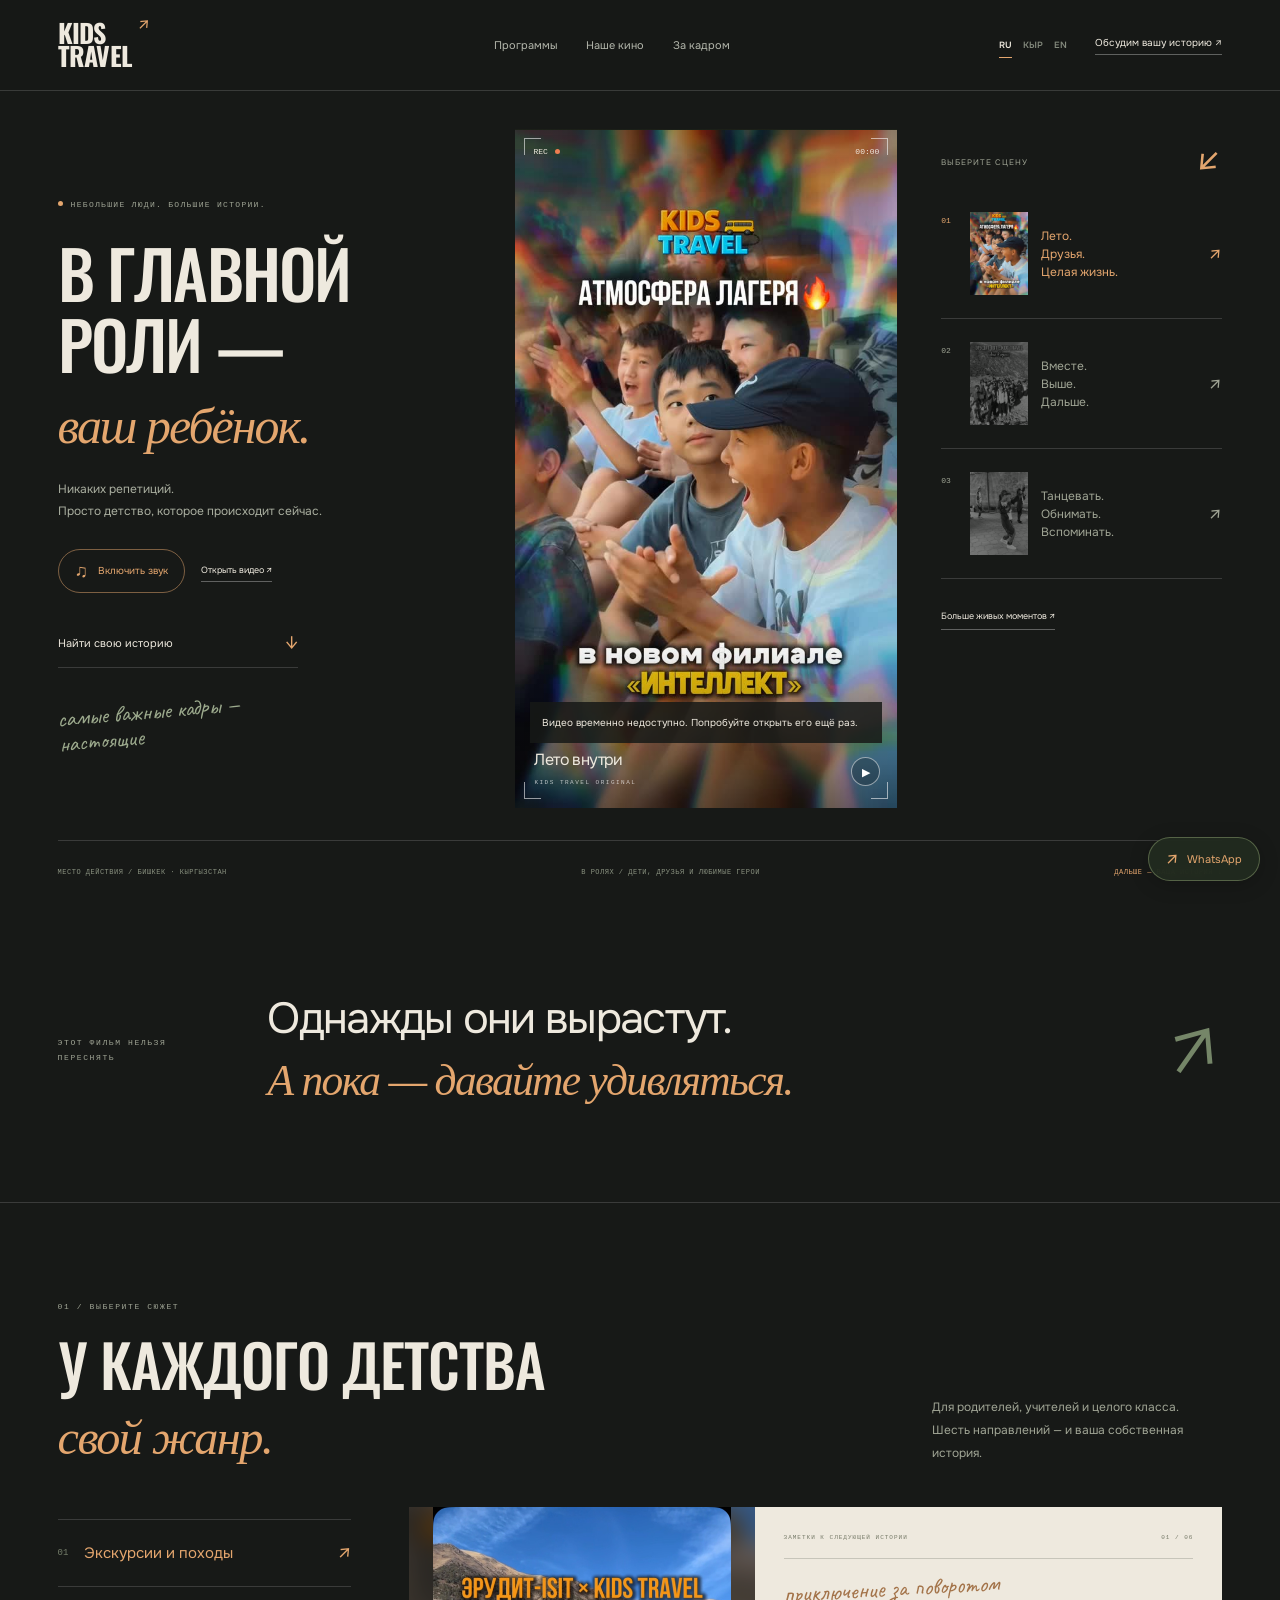
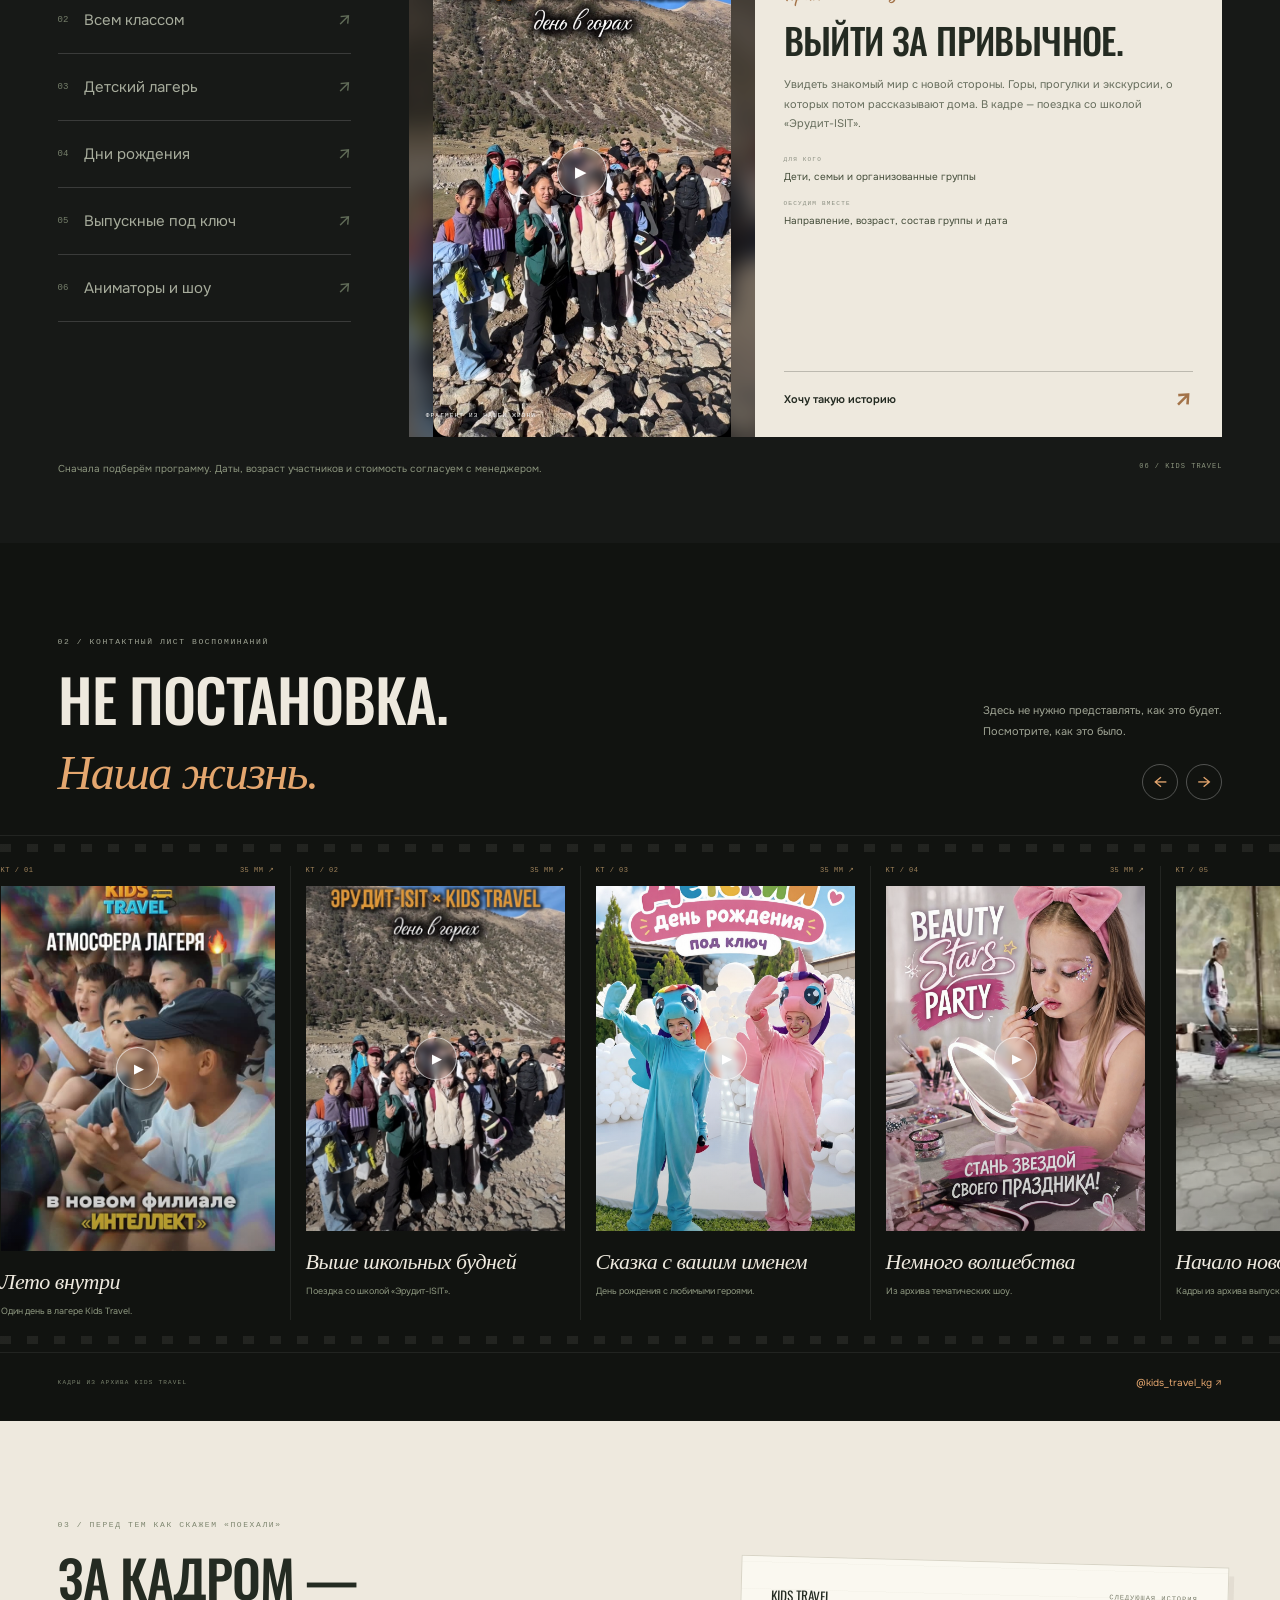
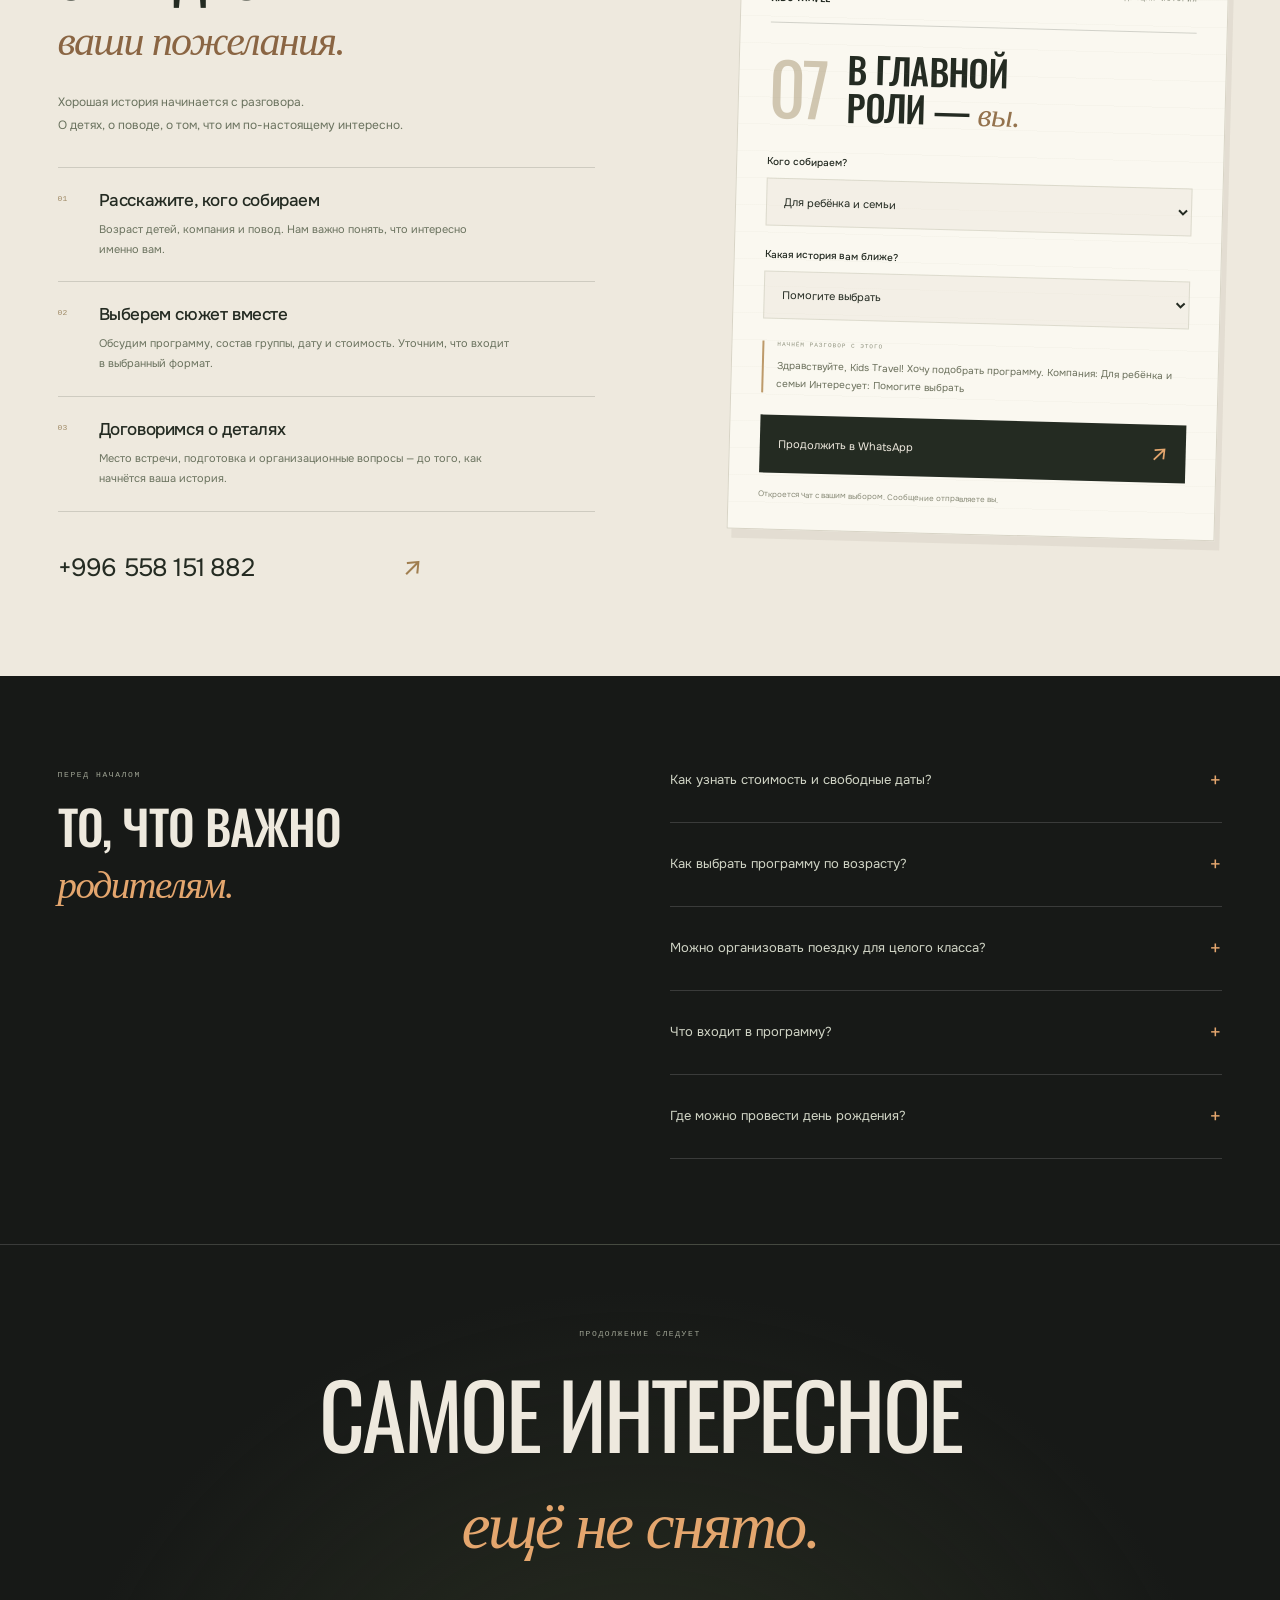
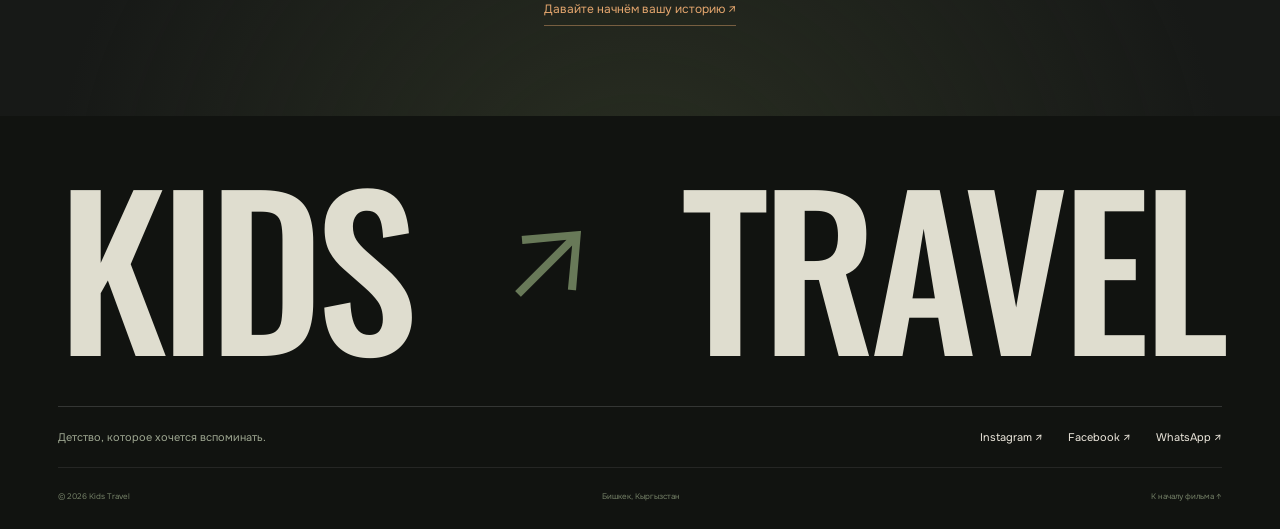
<file: kids-travel/index.html>
<!doctype html>
<html lang="ru"><head><meta charset="utf-8"><meta name="viewport" content="width=device-width,initial-scale=1"><meta name="theme-color" content="#171917"><meta name="description" content="Kids Travel — детские экскурсии, поездки классом, лагерь, дни рождения, выпускные и шоу в Кыргызстане. Живые видео и подбор программы в WhatsApp."><title>Kids Travel — Кино детства</title><link rel="icon" href="assets/favicon.svg"><link rel="stylesheet" href="cinema.css"></head>
<body>
<a class="skip" href="#programmes" data-t="skip">К программам</a><div class="reading-progress" aria-hidden="true"></div>
<header class="site-header"><a class="brand" href="#top" aria-label="Kids Travel">KIDS<br>TRAVEL<span>↗</span></a><nav aria-label="Навигация"><a href="#programmes" data-t="navProgrammes">Программы</a><a href="#films" data-t="navFilms">Наше кино</a><a href="#backstage" data-t="navBackstage">За кадром</a></nav><div class="header-end"><div class="languages" role="group" aria-label="Language"><button data-lang="ru" aria-pressed="true">RU</button><button data-lang="ky" aria-pressed="false">КЫР</button><button data-lang="en" aria-pressed="false">EN</button></div><a class="header-contact whatsapp" data-t="headerContact">Обсудим вашу историю ↗</a><button id="menu-button" aria-expanded="false" aria-controls="mobile-nav" aria-label="Меню"><span></span><span></span></button></div></header>
<nav id="mobile-nav" hidden aria-label="Навигация"><a href="#programmes" data-t="navProgrammes">Программы</a><a href="#films" data-t="navFilms">Наше кино</a><a href="#backstage" data-t="navBackstage">За кадром</a><a class="whatsapp" data-t="headerContact">Обсудим вашу историю ↗</a></nav>
<main>
<section id="top" class="hero section" aria-labelledby="hero-title"><div class="hero-stage"><div class="hero-copy"><span class="eyebrow hero-eyebrow" data-t="heroEyebrow">НЕБОЛЬШИЕ ЛЮДИ. БОЛЬШИЕ ИСТОРИИ.</span><h1 id="hero-title" data-t="heroTitle">В главной<br>роли —<br><em>ваш ребёнок.</em></h1><p data-t="heroIntro">Никаких репетиций.<br>Просто детство, которое происходит сейчас.</p><div class="hero-actions"><button class="sound-button" id="hero-sound" aria-pressed="false"><span aria-hidden="true">♫</span><span id="sound-label">Включить звук</span></button><button class="text-button" id="open-hero" data-play="camp" data-t="openFilm">Открыть видео ↗</button></div><a href="#programmes" class="hero-programme-link"><span data-t="heroCta">Найти свою историю</span><span>↓</span></a><span class="handwritten" data-t="heroHandwritten">самые важные кадры — настоящие</span></div>
<div class="hero-screen film-screen"><video id="hero-video" class="ambient-video" muted loop playsinline preload="metadata" poster="assets/poster-4.jpg" data-src="assets/video-4.mp4" aria-label="Жизнь в детском лагере Kids Travel"></video><div class="screen-top"><span>REC <i></i></span><span id="hero-time">00:00</span></div><span class="screen-corner c1"></span><span class="screen-corner c2"></span><span class="screen-corner c3"></span><span class="screen-corner c4"></span><div class="screen-bottom"><span id="hero-scene-name"></span><span>KIDS TRAVEL ORIGINAL</span></div><button id="hero-pause" class="pause-control" aria-label="Приостановить видео">Ⅱ</button><p id="hero-error" class="media-error" hidden data-t="mediaError">Видео временно недоступно. Попробуйте открыть его ещё раз.</p></div>
<aside class="scene-list"><div class="scene-heading"><span data-t="chooseScene">ВЫБЕРИТЕ СЦЕНУ</span><b aria-hidden="true">↙</b></div><button class="scene selected" data-scene="camp" aria-pressed="true"><span>01</span><img src="assets/poster-4.jpg" alt="" loading="lazy"><span data-t="sceneCamp">Лето.<br>Друзья.<br>Целая жизнь.</span><b aria-hidden="true">↗</b></button><button class="scene" data-scene="classes" aria-pressed="false"><span>02</span><img src="assets/poster-1.jpg" alt="" loading="lazy"><span data-t="sceneTrip">Вместе.<br>Выше.<br>Дальше.</span><b aria-hidden="true">↗</b></button><button class="scene" data-scene="graduation" aria-pressed="false"><span>03</span><img src="assets/poster-5.jpg" alt="" loading="lazy"><span data-t="sceneGraduation">Танцевать.<br>Обнимать.<br>Вспоминать.</span><b aria-hidden="true">↗</b></button><a href="#films" class="scene-more" data-t="moreFilms">Больше живых моментов ↗</a></aside></div><div class="hero-credits"><span data-t="creditsLocation">МЕСТО ДЕЙСТВИЯ / БИШКЕК · КЫРГЫЗСТАН</span><span data-t="creditsStarring">В РОЛЯХ / ДЕТИ, ДРУЗЬЯ И ЛЮБИМЫЕ ГЕРОИ</span><a href="#programmes" data-t="creditsNext">ДАЛЬШЕ — ВАША ИСТОРИЯ ↓</a></div></section>
<section class="opening-line section" aria-label="Наш подход"><span class="eyebrow" data-t="openingLabel">ЭТОТ ФИЛЬМ НЕЛЬЗЯ ПЕРЕСНЯТЬ</span><p data-t="openingLine">Однажды они вырастут.<br><em>А пока — давайте удивляться.</em></p><span class="opening-mark" aria-hidden="true">↗</span></section>
<section class="programmes section" id="programmes" aria-labelledby="programmes-title"><div class="section-heading"><div><span class="eyebrow" data-t="programmesLabel">01 / ВЫБЕРИТЕ СЮЖЕТ</span><h2 id="programmes-title" data-t="programmesTitle">У каждого детства<br><em>свой жанр.</em></h2></div><p data-t="programmesIntro">Для родителей, учителей и целого класса.<br>Шесть направлений — и ваша собственная история.</p></div><div class="programme-workbench"><div class="programme-index" id="programme-index" role="group" aria-label="Направления Kids Travel"></div><article class="programme-screen" aria-live="polite"><div class="programme-film"><div class="programme-backdrop" aria-hidden="true"></div><video id="programme-video" class="ambient-video" muted loop playsinline preload="none" data-src="assets/video-1.mp4" poster="assets/poster-1.jpg" aria-hidden="true"></video><button class="play-round" id="open-programme" data-play="excursions" aria-label="Смотреть видео">▶</button><span class="programme-film-label" data-t="programmeFilmLabel">ФРАГМЕНТ ИЗ НАШЕЙ ЖИЗНИ</span></div><div class="programme-note"><div class="note-top"><span data-t="programmeNote">ЗАМЕТКИ К СЛЕДУЮЩЕЙ ИСТОРИИ</span><span id="programme-count">01 / 06</span></div><span class="programme-genre" id="programme-genre"></span><h3 id="programme-title"></h3><p id="programme-description"></p><dl class="programme-details"><div><dt data-t="forWhom">ДЛЯ КОГО</dt><dd id="programme-audience"></dd></div><div><dt data-t="toDiscuss">ОБСУДИМ ВМЕСТЕ</dt><dd id="programme-details"></dd></div></dl><a class="programme-cta whatsapp" id="programme-cta"><span data-t="programmeCta">Хочу такую историю</span><span>↗</span></a></div></article></div><div class="programme-foot"><span data-t="programmeFoot">Сначала подберём программу. Даты, возраст участников и стоимость согласуем с менеджером.</span><span>06 / KIDS TRAVEL</span></div></section>
<section class="films" id="films" aria-labelledby="films-title"><div class="section film-intro"><div><span class="eyebrow" data-t="filmsLabel">02 / КОНТАКТНЫЙ ЛИСТ ВОСПОМИНАНИЙ</span><h2 id="films-title" data-t="filmsTitle">Не постановка.<br><em>Наша жизнь.</em></h2></div><div class="film-intro-aside"><p data-t="filmsIntro">Здесь не нужно представлять, как это будет.<br>Посмотрите, как это было.</p><div class="film-arrows"><button id="films-prev" aria-label="Предыдущие видео">←</button><button id="films-next" aria-label="Следующие видео">→</button></div></div></div><div class="contact-sheet" id="contact-sheet" tabindex="0" aria-label="Видеогалерея"></div><div class="section films-bottom"><span data-t="filmsArchive">КАДРЫ ИЗ АРХИВА KIDS TRAVEL</span><a href="https://www.instagram.com/kids_travel_kg/" target="_blank" rel="noopener noreferrer">@kids_travel_kg ↗</a></div></section>
<section class="backstage section" id="backstage" aria-labelledby="backstage-title"><div class="backstage-left"><span class="eyebrow" data-t="backstageLabel">03 / ПЕРЕД ТЕМ КАК СКАЖЕМ «ПОЕХАЛИ»</span><h2 id="backstage-title" data-t="backstageTitle">За кадром —<br><em>ваши пожелания.</em></h2><p class="backstage-intro" data-t="backstageIntro">Хорошая история начинается с разговора.<br>О детях, о поводе, о том, что им по-настоящему интересно.</p><ol class="backstage-steps" id="backstage-steps"></ol><a class="backstage-phone" href="tel:+996558151882">+996 558 151 882 <span>↗</span></a></div><form class="call-sheet" id="request-form"><div class="sheet-heading"><span>KIDS TRAVEL</span><span data-t="sheetHeading">СЛЕДУЮЩАЯ ИСТОРИЯ</span></div><div class="sheet-title"><span class="sheet-number" aria-hidden="true">07</span><h3 data-t="sheetTitle">В главной<br>роли — <em>вы.</em></h3></div><label for="request-audience" data-t="requestAudience">Кого собираем?</label><select id="request-audience" name="audience"></select><label for="request-programme" data-t="requestProgramme">Какая история вам ближе?</label><select id="request-programme" name="programme"></select><div class="request-preview"><span data-t="previewLabel">НАЧНЁМ РАЗГОВОР С ЭТОГО</span><p id="request-preview" aria-live="polite"></p></div><button type="submit" class="request-submit"><span data-t="requestSubmit">Продолжить в WhatsApp</span><span>↗</span></button><p class="request-note" data-t="requestNote">Откроется чат с вашим выбором. Сообщение отправляете вы.</p></form></section>
<section class="faq section" aria-labelledby="faq-title"><div><span class="eyebrow" data-t="faqLabel">ПЕРЕД НАЧАЛОМ</span><h2 id="faq-title" data-t="faqTitle">То, что важно<br><em>родителям.</em></h2></div><div class="faq-list" id="faq-list"></div></section>
<section class="closing-line section"><span class="eyebrow" data-t="closingLabel">ПРОДОЛЖЕНИЕ СЛЕДУЕТ</span><p data-t="closingLine">Самое интересное<br><em>ещё не снято.</em></p><a class="whatsapp" data-t="closingCta">Давайте начнём вашу историю ↗</a></section>
</main>
<footer class="footer section"><div class="footer-wordmark" aria-hidden="true">KIDS<span>↗</span>TRAVEL</div><div class="footer-main"><span data-t="footerLine">Детство, которое хочется вспоминать.</span><div><a href="https://www.instagram.com/kids_travel_kg/" target="_blank" rel="noopener noreferrer">Instagram ↗</a><a href="https://www.facebook.com/profile.php?id=61578369153293" target="_blank" rel="noopener noreferrer">Facebook ↗</a><a class="whatsapp">WhatsApp ↗</a></div></div><div class="footer-bottom"><span>© <span id="year"></span> Kids Travel</span><span data-t="footerLocation">Бишкек, Кыргызстан</span><a href="#top" data-t="backToTop">К началу фильма ↑</a></div></footer>
<a class="floating-contact whatsapp" aria-label="WhatsApp"><span aria-hidden="true">↗</span> WhatsApp</a>
<dialog id="film-dialog"><div class="dialog-top"><span id="film-title">KIDS TRAVEL</span><button id="close-film" aria-label="Закрыть видео">✕</button></div><video id="full-video" controls playsinline preload="none"></video><p id="film-error" hidden data-t="mediaError">Видео временно недоступно. Попробуйте открыть его ещё раз.</p><a id="film-original" target="_blank" rel="noopener noreferrer" data-t="original">Оригинал в Instagram ↗</a></dialog>
<script src="cinema.js"></script></body></html>
</file>
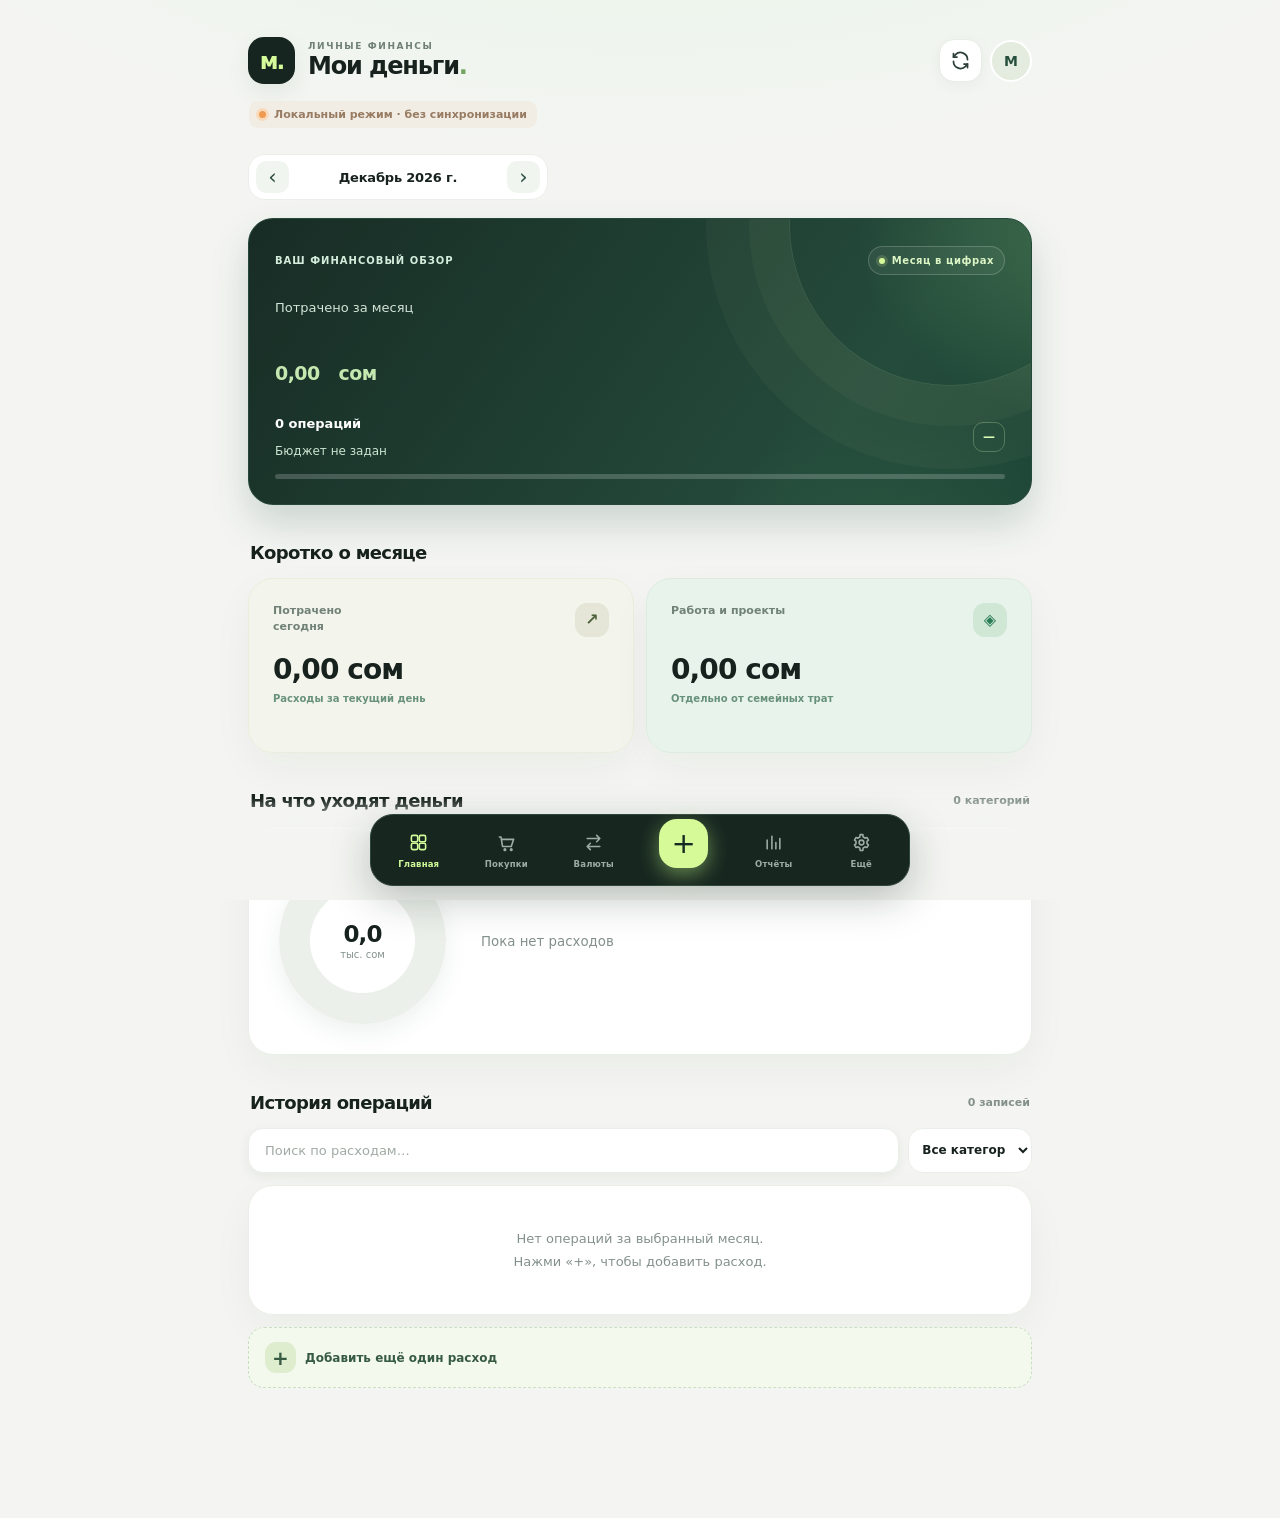
<file: rashody/index.html>
<!doctype html>
<html lang="ru">
<head>
  <meta charset="UTF-8" />
  <meta name="viewport" content="width=device-width, initial-scale=1, viewport-fit=cover" />
  <meta name="theme-color" content="#172720" />
  <title>Мои деньги — Семейный финансовый учёт</title>
<style>
/* Мои деньги · atelier / premium mobile finance */
:root{
  --bg:#f4f5f2;--paper:#ffffff;--ink:#17221e;--muted:#84918b;
  --line:#e9eee9;--green:#1f5d4a;--mint:#d5fa9a;--warn:#e9785b;
  --shadow:0 14px 42px rgba(20,37,28,.045);--rad:25px;
}
*{box-sizing:border-box}
html{scroll-behavior:smooth}
body{margin:0;min-height:100vh;background:radial-gradient(ellipse 800px 350px at 50% -200px,#e3f5e6 0%,transparent 100%),var(--bg);color:var(--ink);font-family:Inter,Manrope,system-ui,-apple-system,Segoe UI,Arial,sans-serif;-webkit-tap-highlight-color:transparent;font-variant-numeric:tabular-nums}
button,input,select,textarea{font:inherit}button{cursor:pointer;touch-action:manipulation}button:disabled{opacity:.54;cursor:not-allowed}
button:focus-visible,input:focus-visible,select:focus-visible,textarea:focus-visible{outline:3px solid #a6d88b;outline-offset:3px}
button,select{border:0}input,textarea,select{min-width:0}button{transition:transform .18s ease,background .2s ease,box-shadow .2s ease}
button:active{transform:scale(.965)}
#app{max-width:820px;margin:0 auto;padding:24px 18px calc(130px + env(safe-area-inset-bottom))}
.top{display:flex;justify-content:space-between;align-items:center;margin:2px 0 17px;gap:15px}
.top-start{display:flex;gap:13px;align-items:center}.brand-symbol{display:flex;align-items:center;justify-content:center;width:47px;height:47px;border-radius:16px;background:#16251f;color:var(--mint);font-size:23px;font-weight:850;letter-spacing:-2px;box-shadow:0 10px 25px #1d4c2b13}
.eyebrow{color:#708077;font-weight:780;font-size:9px;letter-spacing:.18em;text-transform:uppercase;margin-bottom:2px}
.brand{font-size:24px;letter-spacing:-1.15px;font-weight:860;line-height:1.1}
.logo{height:42px;width:42px;border-radius:50%;background:#e3ecdf;display:grid;place-items:center;color:#274f3d;font-size:14px;font-weight:850;border:2px solid #fff}
.top .right{display:flex;gap:8px;align-items:center}.iconbtn{width:43px;height:43px;border-radius:15px;background:#fff;color:#2c4037;display:grid;place-items:center;box-shadow:0 4px 15px rgba(34,52,39,.045);border:1px solid #e8ede6;font-size:23px}
.iconbtn svg{height:21px;width:21px;stroke-width:2}
.status{font-size:11px;display:inline-flex;align-items:center;gap:8px;color:#6c8475;background:#e7ede4;border-radius:9px;padding:7px 10px;margin:0 0 12px 1px;font-weight:600}
.status:before{content:'';width:7px;height:7px;flex-shrink:0;border-radius:50%;background:#49b879;box-shadow:0 0 0 3px #c6e8d0}.status.offline{color:#977b62;background:#f2ede4}.status.offline:before{background:#ef9a50;box-shadow:0 0 0 3px #f9daba}
.panel{display:none;animation:enter .35s ease both}.panel.active{display:block}
@keyframes enter{from{opacity:.4;transform:translateY(6px)}to{opacity:1;transform:translateY(0)}}
.card{background:var(--paper);border:1px solid #e9efe8;border-radius:var(--rad);box-shadow:var(--shadow)}
.month-nav{display:flex;align-items:center;justify-content:space-between;gap:10px;margin:14px 0 18px;background:#fff;border:1px solid var(--line);border-radius:17px;padding:6px 7px;max-width:300px}
.month-nav button{height:32px;width:33px;background:#f1f5f0;border-radius:10px;color:#2a4c3e;font-size:21px;line-height:0;display:grid;place-items:center}
.month-nav b{min-width:135px;text-align:center;font-size:13px;font-weight:790;letter-spacing:-.2px}
.hero{padding:27px 26px 25px;background:radial-gradient(360px 260px at 110% 8%,rgba(163,231,140,.23),transparent 70%),linear-gradient(125deg,#182c25 0%,#244b3b 75%,#1d4536 100%);color:white;overflow:hidden;position:relative;min-height:255px;border-color:#244839;box-shadow:0 19px 38px rgba(24,72,53,.18);isolation:isolate}
.hero:before{content:'';position:absolute;right:-80px;top:-155px;width:320px;height:320px;border:1px solid #cce6b526;border-radius:50%;box-shadow:0 0 0 40px #e5fac408,0 0 0 83px #e5fac408;pointer-events:none;z-index:-1}
.hero:after{content:'';position:absolute;bottom:-170px;right:-70px;width:390px;height:260px;border-radius:50%;background:radial-gradient(closest-side,#9fe28c13,transparent);pointer-events:none}
.hero>*{position:relative;z-index:1}
.hero-top{display:flex;justify-content:space-between;align-items:center;gap:9px;margin-bottom:25px}
.hero-pill{font-size:10px;font-weight:800;color:#dcf5c5;letter-spacing:.055em;display:inline-flex;gap:7px;align-items:center;border:1px solid #ffffff30;border-radius:30px;padding:8px 10px;background:#ffffff0d}
.hero-pill i{width:6px;height:6px;border-radius:50%;background:var(--mint);box-shadow:0 0 0 3px #eaff9b27}
.hero-caption{color:#d4eddd;font-size:10px;font-weight:720;letter-spacing:.1em;text-transform:uppercase}
.hero .label{font-size:13px;color:#d3e6d7;font-weight:520}
.hero .amount{font-size:clamp(38px,7vw,58px);font-weight:850;letter-spacing:-2.7px;margin:11px 0 23px;line-height:1.05;white-space:nowrap}
.hero .amount span{font-size:19px;letter-spacing:-.55px;font-weight:620;color:#c5e8b0}
.hero .meta{display:flex;justify-content:space-between;gap:12px;align-items:end;margin-top:8px;color:#cce5d0;font-size:12px;line-height:1.5}
.hero .meta #budgetPct{font-weight:770;color:#dcfbb4;border:1px solid #d8f4b544;border-radius:10px;padding:5px 9px;align-self:center}
.hero .meta #txCount{color:#fff;font-weight:740;font-size:13px}
.mini-progress{margin-top:14px;height:5px;border-radius:10px;background:#ffffff30;overflow:hidden}
.mini-progress i{height:100%;display:block;background:var(--mint);border-radius:10px;width:0;transition:width .4s}
.section-title{font-size:18px;letter-spacing:-.65px;font-weight:850;display:flex;align-items:center;justify-content:space-between;gap:10px;margin:32px 2px 15px}
.section-title small{font-size:11px;color:var(--muted);font-weight:650;letter-spacing:0}.section-title .tag{white-space:nowrap}
.statgrid{display:grid;grid-template-columns:1fr 1fr;gap:12px}
.stat{padding:19px;min-height:153px;position:relative;overflow:hidden}
.stat:nth-child(1){background:#f3f4eb;border-color:#eaeedc}.stat:nth-child(2){background:#e8f3eb;border-color:#dcecdf}
.stat-top{display:flex;justify-content:space-between;align-items:start;gap:5px}
.stat-icon{display:grid;place-items:center;width:34px;height:34px;flex:none;border-radius:12px;background:#e5e6d7;color:#4d613a;font-size:16px;font-weight:750}
.stat:nth-child(2) .stat-icon{background:#cfe7d4;color:#2b7c57}
.stat small{font-size:11px;color:#708177;line-height:1.45;max-width:120px;display:block;font-weight:650}
.stat strong{display:block;font-size:clamp(17px,3.2vw,25px);letter-spacing:-.9px;margin-top:16px;white-space:nowrap}
.stat em{font-size:10px;color:#68917b;font-style:normal;display:block;margin-top:7px;font-weight:600}
.catbox{padding:23px 20px}.cat-head{display:flex;align-items:center;gap:21px}
.donut{width:140px;height:140px;border-radius:50%;background:conic-gradient(#285844 0deg 360deg);position:relative;flex:none;box-shadow:0 8px 25px #235a4315}
.donut:after{content:'';position:absolute;inset:27px;border-radius:50%;background:#fff}
.donut-mid{position:absolute;inset:27px;display:grid;place-content:center;text-align:center;z-index:2}
.donut-mid strong{font-size:23px;letter-spacing:-.9px;font-weight:860}.donut-mid span{font-size:10px;color:var(--muted);margin-top:2px}
.catlist{flex:1;min-width:0}.catrow{display:flex;align-items:center;gap:9px;justify-content:space-between;margin:12px 0;font-size:12px}
.catrow .catname{white-space:nowrap;overflow:hidden;text-overflow:ellipsis;flex:1;color:#58685f;font-size:12px;font-weight:600}
.dot{width:9px;height:9px;border-radius:4px;flex:none}.catval{font-weight:780;white-space:nowrap;font-size:12px;letter-spacing:-.3px}
.tools{display:flex;gap:9px}.search{width:100%;border:1px solid var(--line);background:#fff;padding:14px 16px;border-radius:15px;font-size:13px;outline:0;box-shadow:0 4px 12px #222a1710}
.search::placeholder{color:#a0aaa2}.filter{background:#fff;padding:12px 9px;border-radius:15px;color:var(--ink);font-size:12px;max-width:141px;border:1px solid var(--line);font-weight:650}
.transaction{display:flex;align-items:center;gap:13px;border-bottom:1px solid #f0f2ef;padding:15px 0;transition:background .2s ease}
.transaction:last-child{border-bottom:0}.tx-icon{width:46px;height:46px;border-radius:15px;display:grid;place-items:center;background:#eef4eb;font-size:21px;flex:none}
.transaction:nth-of-type(3n) .tx-icon{background:#f5f1e9}.transaction:nth-of-type(4n) .tx-icon{background:#f1eff8}
.tx-main{flex:1;min-width:0}.tx-main strong{font-size:13.5px;letter-spacing:-.1px;display:block;overflow:hidden;text-overflow:ellipsis;white-space:nowrap;font-weight:740}
.tx-main small{font-size:10.5px;color:var(--muted);display:block;margin-top:5px;line-height:1.35}
.tx-sum{font-size:14px;font-weight:840;white-space:nowrap;letter-spacing:-.35px}.tx-sum.income{color:#2d895f}
.txday{font-size:11px;font-weight:800;color:#9ca69c;margin:21px 2px 3px;letter-spacing:.045em;text-transform:uppercase}
.txitem{cursor:pointer}.txitem:hover{background:#f9fbf8}.empty{text-align:center;padding:39px 10px;color:var(--muted);font-size:13px;line-height:1.8}
.bottom{position:fixed;bottom:0;left:0;right:0;z-index:30;background:linear-gradient(transparent,var(--bg) 34%);padding:16px 15px calc(14px + env(safe-area-inset-bottom));display:flex;justify-content:center;pointer-events:none}
.nav{height:72px;width:min(540px,100%);background:#172720;color:#f5fff3;border:1px solid #31463b;display:flex;justify-content:space-around;align-items:center;border-radius:23px;box-shadow:0 13px 40px #10221840;padding:0 8px;pointer-events:auto}
.nav-btn{display:flex;flex-direction:column;align-items:center;justify-content:center;gap:5px;border:0;background:none;color:#9eada3;font-size:9px;min-width:54px;font-weight:750;letter-spacing:.02em;padding:7px 0}
.nav-btn .ico{display:flex;align-items:center;justify-content:center;height:22px}.nav-btn .ico svg{width:20px;height:20px;stroke-width:2;stroke:currentColor;fill:none;stroke-linecap:round;stroke-linejoin:round}
.nav-btn.selected{color:#d1fb98}
.addnav{width:55px;height:55px;border-radius:18px;background:#d7fa99;color:#162922;font-size:32px;line-height:1;box-shadow:0 6px 20px #caff8973;margin-top:-13px;font-weight:400}
.field{display:flex;flex-direction:column;gap:8px;min-width:0;margin-bottom:15px}.field label{font-size:12px;font-weight:730;color:#647368}
.field input,.field select,.field textarea{border:1px solid #e1e9e2;border-radius:15px;background:white;color:var(--ink);padding:14px 13px;width:100%;outline:none;font-size:15px}
.field textarea{resize:vertical;min-height:80px}.field input:focus,.field select:focus,.field textarea:focus{border-color:#79ae7b;box-shadow:0 0 0 3px #bce8ab40}
.columns{display:grid;grid-template-columns:1fr 1fr;gap:11px}.primary{width:100%;padding:15px 18px;border-radius:15px;background:#1f5d4a;color:white;font-weight:780;font-size:14px}
.primary:hover{background:#184f3d}.secondary{width:100%;padding:14px;border-radius:15px;background:#eaf3e8;color:#245e47;font-weight:780}
.quiet{padding:10px;border-radius:10px;background:transparent;color:#758379;font-size:12px}.danger{padding:13px 16px;border-radius:15px;background:#fff1ec;color:#b94d38;font-weight:730}
.hint{font-size:12px;color:#819188;line-height:1.7}.kv{display:flex;justify-content:space-between;gap:15px;padding:13px 0;border-bottom:1px solid var(--line);font-size:13px}.kv:last-child{border-bottom:0}.kv b{text-align:right}
.rate{font-size:12px;margin:11px 2px 17px;color:var(--muted);line-height:1.6}.tag{display:inline-block;background:#e4f1e3;color:#36764f;font-size:10px;padding:8px 10px;border-radius:10px;font-weight:750}
#fxResult{font-size:clamp(30px,6vw,44px)!important;letter-spacing:-1.4px!important;font-weight:850;margin:10px 0 3px}
.overlay{display:none;position:fixed;inset:0;background:#07160eca;z-index:50;align-items:flex-end;justify-content:center;padding:0;backdrop-filter:blur(8px)}.overlay.show{display:flex}
.sheet{background:#f6f8f4;border-radius:28px 28px 0 0;padding:13px 19px calc(32px + env(safe-area-inset-bottom));width:min(600px,100%);max-height:93vh;overflow:auto;box-shadow:0 -15px 70px #0002}
.handle{width:43px;height:5px;border-radius:7px;background:#cbd7cb;margin:1px auto 19px}.sheet h2{font-size:23px;letter-spacing:-1.1px;margin:0 0 21px;font-weight:850}
.sheet .actions{display:flex;gap:10px;margin-top:8px}.sheet .actions>*{flex:1}.toast{display:none;position:fixed;z-index:100;bottom:109px;left:50%;transform:translateX(-50%);background:#182c24;color:white;border-radius:15px;padding:12px 17px;box-shadow:0 10px 25px #102f2430;font-size:13px;max-width:90vw;text-align:center}.toast.show{display:block}
.smart{background:#e6f2e6;padding:17px;border-radius:20px;margin-bottom:21px;border:1px solid #d8e9d8}.smart textarea{width:100%;min-height:100px;border:1px solid #cfe7d7;border-radius:13px;background:white;padding:12px;resize:vertical}.smart p{font-size:12px;color:#5d7865;line-height:1.55;margin:0 0 12px}.preview{white-space:pre-line;font-size:12px;color:#425e4e;background:white;border-radius:13px;padding:13px;max-height:195px;overflow:auto;margin:11px 0;display:none}
.quick-add{display:flex;align-items:center;gap:9px;border:1px dashed #cadec4;background:#f4f9ed;color:#365b42;font-weight:740;border-radius:16px;padding:14px 16px;width:100%;margin-top:12px;text-align:left;font-size:12px}
.quick-add span:first-child{display:grid;place-items:center;background:#dfedcf;width:31px;height:31px;border-radius:11px;font-size:20px}
@media(max-width:410px){#app{padding-left:13px;padding-right:13px}.hero{padding:23px 20px;min-height:246px}.hero .amount{font-size:37px;letter-spacing:-2px}.hero .amount span{font-size:17px}.stat{padding:15px;min-height:147px}.stat strong{font-size:17px}.stat-top small{max-width:85px}.donut{width:113px;height:113px}.donut:after,.donut-mid{inset:22px}.donut-mid strong{font-size:18px}.cat-head{gap:14px}.catbox{padding:17px 13px}.catrow{font-size:11px;gap:6px}.catrow .catname,.catval{font-size:10.5px}.nav-btn{min-width:46px}.tx-icon{width:42px;height:42px}.tx-sum{font-size:13px}}
@media(max-width:350px){.hero .amount{font-size:32px}.brand{font-size:22px}.cat-head{flex-direction:column;align-items:stretch}.donut{margin:auto}.statgrid{gap:8px}.stat strong{font-size:15px}.nav-btn{min-width:42px}}
@media(min-width:650px){#app{padding-top:35px}.hero{min-height:267px}.hero .amount{font-size:62px}.section-title{margin-top:37px}.catbox{padding:30px}.cat-head{gap:35px}.donut{width:167px;height:167px}.donut:after,.donut-mid{inset:31px}.catrow{font-size:14px;margin:14px 0}.catrow .catname,.catval{font-size:13px}.stat{min-height:175px;padding:24px}.stat strong{font-size:28px}.transaction{padding:16px 4px}}
@media(prefers-reduced-motion:reduce){html{scroll-behavior:auto}*,*::before,*::after{transition:none!important;animation:none!important}}
/* checklist · mobile first */
.nav{padding:0 4px}.nav-btn{min-width:44px;font-size:8.5px}.nav-btn .ico svg{width:19px;height:19px}.addnav{width:49px;height:49px;flex:none;font-size:29px}
.shopping-head{display:flex;justify-content:space-between;align-items:center;gap:14px;margin:25px 2px 19px}
.shopping-head h1{font-size:29px;letter-spacing:-1.3px;margin:7px 0 4px}.shopping-head p{color:var(--muted);font-size:12px;margin:0;line-height:1.5}
.shop-basket{border-radius:19px;background:#d9f7aa;display:grid;place-items:center;width:59px;height:59px;font-size:30px;flex:none;color:#1a513b;font-weight:800}
.shopping-progress{padding:23px;background:#213e32;color:#fff;border-color:#244637}.shop-progress-top{display:flex;justify-content:space-between;gap:12px;font-size:13px}.shop-progress-top strong{font-size:12px;color:#c5eea1}
.shop-progress-track{background:#ffffff36;border-radius:10px;height:9px;overflow:hidden;margin:19px 0 12px}.shop-progress-track i{display:block;background:#d6f9a0;width:0;height:100%;border-radius:10px;transition:width .25s}
.shop-mini{display:flex;justify-content:space-between;color:#cfddcf;font-size:11px}.shopping-add{padding:19px}.shopping-form-actions{display:flex;align-items:center;gap:11px}.shopping-form-actions .primary{flex:1}
.shopping-filters{display:flex;gap:8px;margin:2px 0 13px;overflow-x:auto}.shop-filter{background:#fff;border:1px solid #e4eae1;border-radius:13px;padding:11px 13px;font-size:11px;font-weight:740;color:#68796d;white-space:nowrap}.shop-filter.active{background:#1e503e;color:white;border-color:#1e503e}
.shopping-list{padding:5px 15px;min-height:68px}.shopping-entry{display:flex;align-items:center;gap:11px;padding:13px 0;border-bottom:1px solid #edf1ea}.shopping-entry:last-child{border-bottom:0}
.shopping-entry input[type=checkbox]{height:23px;width:23px;accent-color:#2a694e;flex:none;cursor:pointer}.shopping-text{min-width:0;flex:1}
.shopping-name{font-size:13px;font-weight:770;overflow-wrap:anywhere;line-height:1.4}.shopping-entry.checked .shopping-name{text-decoration:line-through;color:#93a398}
.shopping-meta{color:#8b998e;font-size:11px;margin-top:4px;overflow-wrap:anywhere;line-height:1.45}.shopping-urgent{font-size:9px;border-radius:6px;padding:3px 6px;color:#b45f36;background:#fff0dc;font-weight:800;display:inline-block;margin-left:6px}
.shop-action{background:#f1f5ee;color:#42624f;border-radius:10px;display:grid;place-items:center;font-size:15px;min-width:31px;height:33px}.shop-action.delete{color:#a55a4f;background:#faf0ed}
@media(max-width:400px){.nav-btn{min-width:39px;font-size:8px}.nav{padding:0 2px}.addnav{width:44px;height:44px}.shopping-add{padding:14px}.shop-action{min-width:28px;height:31px}}
</style>
</head>
<body>
<div id="app">
  <header class="top"><div class="top-start"><div class="brand-symbol">м.</div><div><div class="eyebrow">ЛИЧНЫЕ ФИНАНСЫ</div><div class="brand">Мои деньги<span style="color:#72a55f">.</span></div></div></div><div class="right"><button class="iconbtn" id="sync" title="Обновить данные" aria-label="Обновить"><svg aria-hidden="true" viewBox="0 0 24 24" fill="none" stroke="currentColor" stroke-linecap="round" stroke-linejoin="round"><path d="M20 11a8 8 0 0 0-13.7-5.7L4 8"/><path d="M4 4v4h4"/><path d="M4 13a8 8 0 0 0 13.7 5.7L20 16"/><path d="M16 16h4v4"/></svg></button><div class="logo">М</div></div></header>
  <div id="status" class="status">Подключение…</div>
  <main id="tab-overview" class="panel active">
    <div class="month-nav"><button id="prevMonth" aria-label="Предыдущий месяц">‹</button><b id="monthLabel"></b><button id="nextMonth" aria-label="Следующий месяц">›</button></div>
    <section class="hero card"><div class="hero-top"><div class="hero-caption">Ваш финансовый обзор</div><div class="hero-pill"><i></i> Месяц в цифрах</div></div><div class="label">Потрачено за месяц</div><div class="amount"><span id="total">0</span> <span>сом</span></div><div class="meta"><div><div id="txCount">0 операций</div><div style="margin-top:8px">Бюджет <span id="budgetLabel">не задан</span></div></div><div id="budgetPct">—</div></div><div class="mini-progress"><i id="budgetBar"></i></div></section>
    <div class="section-title">Коротко о месяце</div><div class="statgrid"><div class="card stat"><div class="stat-top"><small>Потрачено сегодня</small><span class="stat-icon">↗</span></div><strong id="today">0 сом</strong><em>Расходы за текущий день</em></div><div class="card stat"><div class="stat-top"><small>Работа и проекты</small><span class="stat-icon">◈</span></div><strong id="workTotal">0 сом</strong><em>Отдельно от семейных трат</em></div></div>
    <div class="section-title">На что уходят деньги <small id="categoryCount"></small></div><div class="card catbox"><div class="cat-head"><div class="donut" id="donut"><div class="donut-mid"><strong id="donutTotal">0</strong><span>тыс. сом</span></div></div><div id="catlist" class="catlist"></div></div></div>
    <div class="section-title">История операций <small id="shownCount"></small></div><div class="tools"><input class="search" id="search" placeholder="Поиск по расходам…" aria-label="Поиск"><select id="filterCat" class="filter" aria-label="Категория"><option value="">Все категории</option></select></div><div class="card" style="padding:2px 17px;margin-top:12px" id="txList"></div><button type="button" class="quick-add" id="quickAdd"><span>+</span><span>Добавить ещё один расход</span></button>
  </main>
  <main id="tab-shopping" class="panel">
    <div class="shopping-head"><div><div class="eyebrow">Ничего не забыть</div><h1>Список покупок</h1><p>Записывай заранее, отмечай уже купленное.</p></div><span class="shop-basket" aria-hidden="true">✓</span></div>
    <div class="card shopping-progress"><div class="shop-progress-top"><span>План покупок</span><strong id="shopProgressLabel">0 из 0 куплено</strong></div><div class="shop-progress-track"><i id="shopProgressBar"></i></div><div class="shop-mini"><span id="shopLeft">0 осталось</span><span id="shopUrgent">0 срочных</span></div></div>
    <div class="section-title">Добавить покупку</div>
    <form class="card shopping-add" id="shopForm">
      <div class="field"><label for="shopName">Что нужно купить</label><input id="shopName" maxlength="180" required placeholder="Например, молоко, адаптер, лекарства" autocomplete="off"></div>
      <div class="columns"><div class="field"><label for="shopQty">Количество</label><input id="shopQty" type="number" min="0.001" max="100000" step="any" inputmode="decimal" value="1" required></div><div class="field"><label for="shopUnit">Единица</label><select id="shopUnit"><option>шт.</option><option>кг</option><option>г</option><option>л</option><option>мл</option><option>уп.</option><option>бут.</option><option>набор</option></select></div></div>
      <div class="columns"><div class="field"><label for="shopCategory">Раздел</label><select id="shopCategory"><option>Продукты</option><option>Дом</option><option>Дети</option><option>Аптека</option><option>Переезд</option><option>Работа</option><option>Другое</option></select></div><div class="field"><label for="shopPriority">Приоритет</label><select id="shopPriority"><option>Обычный</option><option>Срочно</option></select></div></div>
      <div class="field"><label for="shopNote">Заметка, необязательно</label><input id="shopNote" maxlength="350" placeholder="Магазин, размер, модель"></div>
      <div class="shopping-form-actions"><button class="primary" type="submit" id="shopSubmit">+ Добавить в список</button><button type="button" class="quiet" id="shopCancelEdit" hidden>Отменить правку</button></div>
    </form>
    <div class="section-title">Мой список <small id="shoppingCount"></small></div>
    <div class="shopping-filters" role="group" aria-label="Фильтр покупок"><button class="shop-filter active" data-shop-filter="todo">Нужно купить</button><button class="shop-filter" data-shop-filter="done">Куплено</button><button class="shop-filter" data-shop-filter="all">Все</button></div>
    <div class="card shopping-list" id="shoppingList"></div>
    <p class="hint" style="margin:15px 4px">Галочка отмечает покупку, но не списывает деньги из бюджета. Когда будет известна сумма, запиши её отдельным расходом или пришли чек в ChatGPT.</p>
  </main>
  <main id="tab-converter" class="panel"><div class="section-title">Конвертер валют <span class="tag">KGS · USD · VND · KZT</span></div><div class="card" style="padding:20px"><div class="field"><label>Сумма</label><input id="fxAmount" inputmode="decimal" type="number" min="0" step="any" value="1000"></div><div class="columns"><div class="field"><label>Из валюты</label><select id="fxFrom"><option value="KGS">Сомы KGS</option><option value="USD">Доллары USD</option><option value="VND">Донги VND</option><option value="KZT">Тенге KZT</option></select></div><div class="field"><label>В валюту</label><select id="fxTo"><option value="VND">Донги VND</option><option value="USD">Доллары USD</option><option value="KGS">Сомы KGS</option><option value="KZT">Тенге KZT</option></select></div></div><h2 style="font-size:33px;letter-spacing:-1px;margin:6px 0" id="fxResult">—</h2><div class="rate" id="fxRate">Загрузка курса…</div><button class="secondary" id="refreshRate">Обновить курс</button></div><p class="hint">Справочные рыночные курсы обновляются при наличии интернета. При оплате картой банк может списать другую сумму из-за собственного курса и комиссий. Для учёта сохраняется фактическое списание. <a href="https://www.exchangerate-api.com" target="_blank" rel="noopener noreferrer" style="color:#416c51">Rates By Exchange Rate API</a>.</p></main>
  <main id="tab-reports" class="panel"><div class="month-nav"><button id="prevReport">‹</button><b id="reportMonth"></b><button id="nextReport">›</button></div><div class="section-title">Отчёт по категориям</div><div class="card" style="padding:17px" id="reportCats"></div><div class="section-title">Семья и проекты</div><div class="card" style="padding:17px" id="reportProjects"></div><div class="section-title">Вывести данные</div><div class="card" style="padding:18px"><button class="secondary" id="exportCsv">Экспорт CSV</button><div style="height:10px"></div><button class="secondary" id="exportJson">Резервная копия JSON</button><p class="hint">Резервная копия сохраняется на устройство. Храните её приватно.</p></div></main>
  <main id="tab-settings" class="panel"><div class="section-title">Настройки</div><div class="card" style="padding:20px"><div class="field"><label>Месячный семейный бюджет, сом</label><input id="budgetInput" type="number" min="0" inputmode="decimal" placeholder="Например, 100000"></div><button class="primary" id="saveSettings">Сохранить бюджет</button><p class="hint">Бюджет хранится только на этом устройстве. Расходы — в закрытой Google Таблице при подключённом сервере.</p></div><div class="section-title">Источник данных</div><div class="card" style="padding:18px"><div class="kv"><span>Режим</span><b id="modeLabel">—</b></div><div class="kv"><span>Записей</span><b id="dataCount">0</b></div><div class="kv"><span>Последняя проверка</span><b id="syncTime">—</b></div><p class="hint" id="modeExplain"></p><button class="secondary" id="importJson">Импорт локальной копии</button><input type="file" id="backupFile" accept=".json,application/json" hidden></div><div class="section-title">Важно</div><p class="hint">Удалённые операции нельзя восстановить без резервной копии. Перед изменениями не забудьте сохранить JSON. Данные не отправляются в стороннюю аналитику.</p></main>
</div>
<div class="bottom"><nav class="nav"><button class="nav-btn selected" data-tab="overview"><span class="ico"><svg viewBox="0 0 24 24"><rect x="3" y="3" width="8" height="8" rx="2"/><rect x="13" y="3" width="8" height="8" rx="2"/><rect x="3" y="13" width="8" height="8" rx="2"/><rect x="13" y="13" width="8" height="8" rx="2"/></svg></span>Главная</button><button class="nav-btn" data-tab="shopping"><span class="ico"><svg viewBox="0 0 24 24"><path d="M3 5h2l2 12h11l3-9H6"/><circle cx="10" cy="21" r="1"/><circle cx="18" cy="21" r="1"/></svg></span>Покупки</button><button class="nav-btn" data-tab="converter"><span class="ico"><svg viewBox="0 0 24 24"><path d="M4 7h16m-4-4 4 4-4 4"/><path d="M20 17H4m4-4-4 4 4 4"/></svg></span>Валюты</button><button class="addnav" id="openAdd" aria-label="Добавить расход">+</button><button class="nav-btn" data-tab="reports"><span class="ico"><svg viewBox="0 0 24 24"><path d="M4 20V9m6 11V4m5 16v-8m5 8V7"/></svg></span>Отчёты</button><button class="nav-btn" data-tab="settings"><span class="ico"><svg viewBox="0 0 24 24"><circle cx="12" cy="12" r="3"/><path d="M19 12a7 7 0 0 0-.13-1.37l2-1.55-2-3.47-2.38.96a7 7 0 0 0-2.36-1.37L13.75 2h-3.5l-.38 3.2a7 7 0 0 0-2.36 1.37l-2.38-.96-2 3.47 2 1.55A7 7 0 0 0 5 12c0 .46.04.92.13 1.37l-2 1.55 2 3.47 2.38-.96a7 7 0 0 0 2.36 1.37l.38 3.2h3.5l.38-3.2a7 7 0 0 0 2.36-1.37l2.38.96 2-3.47-2-1.55c.09-.45.13-.91.13-1.37Z"/></svg></span>Ещё</button></nav></div>
<div class="overlay" id="overlay"><div class="sheet" role="dialog" aria-modal="true" aria-labelledby="formTitle"><div class="handle"></div><h2 id="formTitle">Новый расход</h2>
  <div class="smart" id="smartBox"><p>Вставь по одной готовой операции на строку, но не все позиции и итог чека одновременно — иначе сумма задвоится. Фото чека (включая вьетнамский) отправляй мне в ChatGPT: я проверю итог, валюту и дубли перед записью.</p><textarea id="bulkText" placeholder="Продукты 1450\nТакси 230\nКофе 180"></textarea><button class="secondary" id="parseBulk" style="margin-top:9px">Разобрать расходы</button><div id="bulkPreview" class="preview"></div><button class="primary" id="saveBulk" style="margin-top:10px;display:none">Добавить найденные записи</button></div>
  <div class="columns"><div class="field"><label>Вид операции</label><select id="type"><option>Расход</option><option>Доход</option></select></div><div class="field"><label>Дата</label><input id="date" type="date"></div></div>
  <div class="field"><label>За что</label><input id="description" maxlength="150" placeholder="Например, продукты"></div>
  <div class="columns"><div class="field"><label>Сумма</label><input id="amount" type="number" inputmode="decimal" min="0.01" step="any" placeholder="0"></div><div class="field"><label>Валюта</label><select id="currency"><option value="KGS">Сомы KGS</option><option value="USD">Доллары USD</option><option value="VND">Донги VND</option><option value="KZT">Тенге KZT</option></select></div></div>
  <div class="field" id="kgsField" style="display:none"><label>Сумма в сомах — фактическое списание либо справочный расчёт</label><input id="kgs" type="number" min="0.01" step="0.01" inputmode="decimal"><small class="hint" id="fxHint">Если списание банка известно, введи его вместо расчёта.</small></div>
  <div class="columns"><div class="field"><label>Категория</label><select id="category"></select></div><div class="field"><label>Проект</label><select id="project"><option>Семья</option><option>Курс Насти</option><option>Работа</option><option>Переезд</option></select></div></div>
  <div class="field"><label>Примечание</label><textarea id="note" rows="2" placeholder="Необязательно" style="min-height:55px"></textarea></div>
  <div class="actions"><button class="quiet" id="closeOverlay">Отмена</button><button class="primary" id="saveExpense">Сохранить</button></div><button class="danger" id="deleteExpense" style="display:none;width:100%;margin-top:15px">Удалить операцию</button>
</div></div><div class="toast" id="toast"></div>
<script>
(()=>{'use strict';
const categories=['Еда','Продукты','Кафе','Транспорт','Жильё','Коммунальные','Дом','Документы','Работа','Развлечения','Здоровье','Дети','Покупки','Личное','Путешествия','Связь','Другое'];
const colors=['#386B55','#74A48D','#B6CF7C','#EAC98A','#C7A379','#9299B4','#94AFBE','#D6BB76','#98BD8F','#DBB2A6','#9FA6C3','#A3D2BD','#7D9C8C','#C8ACD2','#E0B582','#B3C5AF','#D8D8D8'];
const emoji={'Еда':'🍲','Продукты':'🛒','Кафе':'☕','Транспорт':'🚕','Жильё':'🏠','Коммунальные':'⚡','Дом':'🏡','Документы':'📄','Работа':'💼','Развлечения':'🎬','Здоровье':'💊','Дети':'🧸','Покупки':'🛍️','Личное':'✂️','Путешествия':'✈️','Связь':'📱','Другое':'◈'};
const $=id=>document.getElementById(id);let rows=[],shopping=[],shoppingFilter='todo',buyEditing=null,buyDraftId=null,expenseDraftId=null,shoppingBusy=false,connected=false,month=new Date(),editing=null,fx=null,parsed=[],saving=false,lastSync='—';const remote=!!(window.google&&google.script&&google.script.run);
const fmt=(n,d=0)=>new Intl.NumberFormat('ru-RU',{maximumFractionDigits:d,minimumFractionDigits:d}).format(Number(n)||0);
const money=(n,d=0)=>fmt(n,d)+' сом';
const newid=prefix=>prefix+'-'+(typeof crypto!=='undefined'&&crypto.randomUUID?crypto.randomUUID():Date.now().toString(36)+'-'+Math.random().toString(36).slice(2));
function localJson(key,fallback){try{const v=JSON.parse(localStorage.getItem(key)||'null');return Array.isArray(v)?v:fallback}catch(e){return fallback}}
function validDate(d){if(!/^\d{4}-\d{2}-\d{2}$/.test(d))return false;const [y,m,day]=d.split('-').map(Number),v=new Date(Date.UTC(y,m-1,day));return v.getUTCFullYear()===y&&v.getUTCMonth()===m-1&&v.getUTCDate()===day;}
 const pad=n=>String(n).padStart(2,'0');
const today=()=>{const d=new Date();return `${d.getFullYear()}-${pad(d.getMonth()+1)}-${pad(d.getDate())}`};
const mid=d=>String(d||'').slice(0,7);const nameMonth=d=>new Intl.DateTimeFormat('ru-RU',{month:'long',year:'numeric'}).format(d).replace(/^./,s=>s.toUpperCase());
const ymd=d=>`${d.getFullYear()}-${pad(d.getMonth()+1)}`;
function safe(s){return String(s||'').replace(/[&<>"']/g,c=>({'&':'&amp;','<':'&lt;','>':'&gt;','"':'&quot;',"'":'&#39;'}[c]));}
function ping(text){$('toast').textContent=text;$('toast').classList.add('show');clearTimeout(ping.timer);ping.timer=setTimeout(()=>$('toast').classList.remove('show'),3400)}
function call(method,...args){return new Promise((resolve,reject)=>google.script.run.withSuccessHandler(resolve).withFailureHandler(e=>reject(Error(e.message||String(e))))[method](...args));}
function persist(){if(!remote)localStorage.setItem('my-expenses-v1',JSON.stringify(rows))}
function persistShopping(){if(!remote)localStorage.setItem('my-shopping-v1',JSON.stringify(shopping))}
async function reload(){try{
 if(remote){const results=await Promise.all([call('readAll'),call('readShoppingList')]);
  if(!Array.isArray(results[0])||!Array.isArray(results[1]))throw Error('Неверный ответ сервера');
  rows=results[0].filter(x=>x&&x.id);shopping=results[1].filter(x=>x&&x.id);
  localStorage.setItem('last-expenses-cache',JSON.stringify(rows));localStorage.setItem('last-shopping-cache',JSON.stringify(shopping));
  connected=true;$('status').classList.remove('offline');$('status').textContent='Подключено к закрытой Google Таблице';
 }else {rows=localJson('my-expenses-v1',[]);shopping=localJson('my-shopping-v1',[]);connected=false;$('status').classList.add('offline');$('status').textContent='Локальный режим · без синхронизации';}
 lastSync=new Date().toLocaleTimeString('ru-RU',{hour:'2-digit',minute:'2-digit'});render();renderShopping();return true;
 }catch(e){connected=false;rows=localJson('last-expenses-cache',[]);shopping=localJson('last-shopping-cache',[]);$('status').classList.add('offline');$('status').textContent='Синхронизация недоступна · только просмотр';render();renderShopping();ping('Ошибка синхронизации: '+e.message)}
}

function period(){return rows.filter(x=>mid(x.date)===ymd(month))}
function render(){const subset=period(),spent=subset.filter(x=>x.type!=='Доход'),total=spent.reduce((s,x)=>s+x.kgs,0),budget=Number(localStorage.getItem('monthly-budget')||0),progress=budget?Math.round(total/budget*100):0;
 $('monthLabel').textContent=nameMonth(month);$('reportMonth').textContent=nameMonth(month);$('total').textContent=fmt(total,2);$('txCount').textContent=`${subset.length} операций`;
 $('budgetLabel').textContent=budget?money(budget):'не задан';$('budgetPct').textContent=budget?progress+'%':'—';$('budgetBar').style.width=Math.min(100,progress)+'%';
 $('today').textContent=money(spent.filter(x=>x.date===today()).reduce((s,x)=>s+x.kgs,0),2);$('workTotal').textContent=money(spent.filter(x=>x.category==='Работа').reduce((s,x)=>s+x.kgs,0),2);
 const bycat={};spent.forEach(x=>bycat[x.category]=(bycat[x.category]||0)+x.kgs);const arr=Object.entries(bycat).sort((a,b)=>b[1]-a[1]);
 $('categoryCount').textContent=arr.length+' категорий';$('donutTotal').textContent=fmt(total/1000,1);const parts=arr.map(([cat,val],i)=>({cat,val,color:colors[categories.indexOf(cat)]||'#bdbdbd'}));
 let angle=0;$('donut').style.background=parts.length?'conic-gradient('+parts.map(x=>{let start=angle;angle+=x.val/total*360;return `${x.color} ${start}deg ${angle}deg`}).join(',')+')':'conic-gradient(#ecf0eb 0deg 360deg)';
 $('catlist').innerHTML=parts.slice(0,5).map(x=>`<div class="catrow"><i class="dot" style="background:${x.color}"></i><span class="catname">${safe(x.cat)}</span><span class="catval">${fmt(x.val)} сом</span></div>`).join('')||'<small style="color:var(--muted)">Пока нет расходов</small>';
 const selection=$('filterCat').value,search=$('search').value.toLowerCase().trim();const filtered=subset.filter(x=>(!selection||x.category===selection)&&(!search||[x.description,x.category,x.project,x.note].join(' ').toLowerCase().includes(search))).sort((a,b)=>b.date.localeCompare(a.date));
 $('shownCount').textContent=filtered.length+' записей';let last='';$('txList').innerHTML=filtered.map(x=>{let head='';if(x.date!==last){last=x.date;head=`<div class="txday">${new Date(x.date+'T12:00:00').toLocaleDateString('ru-RU',{day:'numeric',month:'long'})}</div>`}return head+`<div class="transaction txitem" data-id="${safe(x.id)}"><div class="tx-icon">${emoji[x.category]||'◈'}</div><div class="tx-main"><strong>${safe(x.description)}</strong><small>${safe(x.category)} · ${safe(x.project)}${x.currency!=='KGS'?' · '+fmt(x.amount,2)+' '+x.currency:''}</small></div><div class="tx-sum ${x.type==='Доход'?'income':''}">${x.type==='Доход'?'+':'−'}${fmt(x.kgs,2)}</div></div>`}).join('')||'<div class="empty">Нет операций за выбранный месяц.<br>Нажми «+», чтобы добавить расход.</div>';
 document.querySelectorAll('.txitem').forEach(el=>el.addEventListener('click',()=>openSheet(rows.find(x=>x.id===el.dataset.id))));
 $('reportCats').innerHTML=arr.map(([cat,val])=>`<div class="kv"><span>${emoji[cat]||'◈'} ${safe(cat)}</span><b>${money(val,2)}</b></div>`).join('')||'<div class="empty">Нет расходов</div>';
 let byp={};subset.forEach(x=>{const key=x.project||'Семья';byp[key]=(byp[key]||0)+(x.type==='Доход'?-x.kgs:x.kgs)});$('reportProjects').innerHTML=Object.entries(byp).sort((a,b)=>b[1]-a[1]).map(([p,v])=>`<div class="kv"><span>${safe(p)}</span><b>${money(v,2)}</b></div>`).join('')||'<div class="empty">Нет записей</div>';
 $('dataCount').textContent=rows.length;$('syncTime').textContent=lastSync;$('modeLabel').textContent=remote?(connected?'Google Таблица':'Нет соединения'):'Только телефон';$('modeExplain').textContent=remote?(connected?'Расходы и список покупок сохраняются в закрытой Google Таблице.':'Связь с таблицей не подтверждена: изменения не будут приняты до восстановления соединения.'):'Операции и покупки хранятся только в этом браузере. Чтобы ChatGPT обновлял приложение, нужно открыть закрытое веб-приложение Apps Script.';
}
function switchTab(tab){document.querySelectorAll('.panel').forEach(el=>el.classList.toggle('active',el.id==='tab-'+tab));document.querySelectorAll('.nav-btn').forEach(el=>el.classList.toggle('selected',el.dataset.tab===tab));window.scrollTo({top:0,behavior:'smooth'});if(tab==='converter')loadRates();}
function shiftMonth(delta){month=new Date(month.getFullYear(),month.getMonth()+delta,1);render()}
function classify(s){s=s.toLowerCase();const checks=[['Работа',/netlify|хостинг|курс наст|гитхаб|домен|таргет|обучени|реклам|версе|подписк/],['Транспорт',/такси|яндекс|scooter|самокат|маршрутк|автобус|бензин|проезд|дорог|парковк|grab|be bike|xe ôm|xăng|taxi|bus\b/],['Еда',/покуш|обед|ужин|завтрак|пицца|шаурма|еда|кушал|ресторан|phở|pho\b|cơm|com\b|bánh mì|banh mi|nhà hàng|quan an|quán ăn|bún|bun\b|gà|ga\b/],['Продукты',/продукт|магазин.*ед|супермаркет|фрукты|овощ|siêu thị|sieu thi|vinmart|winmart|bach hoa xanh|bách hóa|minimart|mart\b/],['Кафе',/кофе|кафе|капучино|cà phê|ca phe|trà sữa|tra sua|coffee/],['Документы',/паспорт|виз|цон|справк/],['Дом',/страховк.*дом|ремонт|мебель/],['Личное',/стрижк|парикмахер|барбер/],['Покупки',/книж|одежд|маркетплейс/],['Здоровье',/аптек|врач|лекарств|nhà thuốc|nha thuoc|pharmacy|thuốc|thuoc/],['Жильё',/квартир|аренд|отель/],['Связь',/интернет|симк|телефон/],['Путешествия',/билет|самолёт|аэропорт/]];return checks.find(x=>x[1].test(s))?.[0]||'Другое'}
function guessProject(s,cat){return /наст|netlify|курс/i.test(s)?'Курс Насти':cat==='Работа'?'Работа':'Семья'}
function parseMoney(raw,currency){
 let s=String(raw).replace(/[\s\u00a0\u202f']/g,'');
 if(!/^\d[\d.,]*$/.test(s))return null;
 if(currency==='VND'){
  if(s.includes('.')&&s.includes(',')&&/[,\.]\d{1,2}$/.test(s)){const last=s.lastIndexOf(',')>s.lastIndexOf('.')?',':'.';const thousands=last===','?'.':',';s=s.split(thousands).join('').replace(last,'.');const n=Number(s);return Number.isFinite(n)&&n>0?n:null;}if(/^[\d.,]+$/.test(s)&&/[,\.]\d{1,2}$/.test(s)&&!/[,.]\d{3}(?:[,.]|$)/.test(s))return Number(s.replace(',','.'));
  if(!/^\d{1,3}(?:[.,]\d{3})+$/.test(s)&&!/^\d+$/.test(s))return null;
  return Number(s.replace(/[.,]/g,''));
 }
 const comma=s.lastIndexOf(','),dot=s.lastIndexOf('.');
 if(comma>=0&&dot>=0){const dec=comma>dot?',':'.',th=dec===','?'.':',';s=s.split(th).join('').replace(dec,'.');}
 else if(comma>=0||dot>=0){const delim=comma>=0?',':'.',a=s.split(delim);if(a.length>2){if(a.slice(1).some(v=>v.length!==3))return null;s=a.join('');}
  else if(a[1].length===3&&a[0].length<=3)s=a.join('');
  else if(a[1].length<=2)s=a[0]+'.'+a[1];else return null;}
 const n=Number(s);return Number.isFinite(n)&&n>0?n:null;
}
function parseLines(text){return text.split(/[\n;]+/).map(s=>s.trim()).filter(Boolean).map(line=>{
 const m=line.match(/^(.+?)[\s:—–-]+(\d[\d\s\u00a0\u202f.,]*)(?:\s*(сом(?:ов|а)?|kgs|с|доллар(?:ов|а)?|usd|\$|донг(?:ов|а)?|đồng|vnd|₫|đ|тенге|kzt|₸))?\s*$/i);
 if(!m)return null;
 let currency=/доллар|usd|\$/i.test(m[3]||'')?'USD':/донг|đồng|vnd|₫|đ/i.test(m[3]||'')?'VND':/тенге|kzt|₸/i.test(m[3]||'')?'KZT':'KGS';
 const amt=parseMoney(m[2],currency),label=m[1].trim();if(!amt||!label)return null;
 if(/пополнен|перевод между|между своими|возврат средств|refund|cashback|hoàn tiền|hoan tien/i.test(label))return null;
 const cat=classify(label),kgs=currency==='KGS'?amt:(!fx||Date.now()-fx.fetched>48*3600e3?null:convert(amt,currency,'KGS'));
 return {id:newid('exp'),description:label,amount:amt,currency,kgs:kgs==null?null:Math.round(kgs*100)/100,category:cat,
  project:guessProject(label,cat),date:today(),type:'Расход',note:currency==='KGS'?'':'Справочный курс '+(fx?.date||'не загружен')+'; проверь фактическое списание'};
 }).filter(Boolean)}

function openSheet(entry=null){editing=entry?.id||null;expenseDraftId=null;parsed=[];$('bulkText').value='';$('bulkPreview').style.display='none';$('saveBulk').style.display='none';$('smartBox').style.display=entry?'none':'block';$('formTitle').textContent=entry?'Изменить операцию':'Новый расход';$('date').value=entry?.date||today();$('description').value=entry?.description||'';$('amount').value=entry?.amount||'';$('currency').value=entry?.currency||'KGS';$('category').value=entry?.category||'Другое';$('project').value=entry?.project||'Семья';$('type').value=entry?.type||'Расход';$('note').value=entry?.note||'';$('deleteExpense').style.display=entry?'block':'none';updateKgsField(entry?.kgs);$('overlay').classList.add('show');}
function closeSheet(){$('overlay').classList.remove('show');editing=null}
function updateKgsField(override){const c=$('currency').value;$('kgsField').style.display=c==='KGS'?'none':'flex';const v=Number.isFinite(override)?Number(override):(fx&&Date.now()-fx.fetched>48*3600e3?null:convert(+$('amount').value,c,'KGS'));$('kgs').value=c==='KGS'?'':v==null||!Number.isFinite(v)||v<=0?'':v.toFixed(2);$('fxHint').textContent=c==='KGS'?'':v==null?'Курс недоступен. Введи фактически списанные сомы или дождись курса.':'Справочный расчёт. Если банк списал другую сумму, укажи фактическую.'}
function formPayload(){const amount=Number($('amount').value),currency=$('currency').value,kgs=currency==='KGS'?amount:Number($('kgs').value);let note=$('note').value; if(currency!=='KGS'&&fx&&note.indexOf('Справочный курс')<0) note=(note?note+' | ':'')+'Справочный курс '+String(fx.date||'')+'; банк может списать иначе';return {id:editing||expenseDraftId||newid('exp'),date:$('date').value,description:$('description').value,category:$('category').value,project:$('project').value,amount,currency,kgs,type:$('type').value,note}}
function validate(x){if(!['KGS','USD','VND','KZT'].includes(x.currency)||!validDate(x.date)||!String(x.description||'').trim()||!Number.isFinite(x.amount)||!Number.isFinite(x.kgs)||!(x.amount>0)||!(x.kgs>0)||x.amount>1e12||x.kgs>1e12)throw Error('Проверь дату, название, сумму и эквивалент в сомах');if(x.currency==='KGS'&&Math.abs(x.amount-x.kgs)>.01)throw Error('В сомах суммы должны совпадать')}
async function save(x,id){validate(x);if(remote){if(!connected)throw Error('Нет связи с Google Таблицей');await call(id?'replaceExpense':'addExpense',x)}else {if(id){rows=rows.map(r=>r.id===id?{...x,id}:r)}else if(!rows.some(r=>r.id===x.id)){rows.push(x)}persist();}}
async function withBusy(fn){if(saving)return;saving=true;document.querySelectorAll('#overlay button').forEach(b=>b.disabled=true);try{await fn();const ok=await reload();if(remote&&!ok)throw Error('Запись отправлена, но проверить её не удалось: открой таблицу');closeSheet();ping('Сохранено')}catch(e){ping(e.message||String(e))}finally{saving=false;document.querySelectorAll('#overlay button').forEach(b=>b.disabled=false)}}
function convert(a,from,to){if(from===to)return a;if(!fx||!fx.rates||!(fx.rates[from]>0)||!(fx.rates[to]>0))return null;return a/fx.rates[from]*fx.rates[to]}
async function loadRates(force=false){
 try{const cached=JSON.parse(localStorage.getItem('last-fx-v1')||'null');if(cached?.rates?.KGS&&cached?.rates?.VND&&cached?.rates?.KZT)fx=cached;}catch(e){fx=null}
 if(!force&&fx&&Date.now()-fx.fetched<24*3600*1000){showFx();return}
 let timer;try{const ctrl=new AbortController();timer=setTimeout(()=>ctrl.abort(),8000);
  const response=await fetch('https://open.er-api.com/v6/latest/USD',{signal:ctrl.signal,cache:'no-cache'});
  if(!response.ok)throw Error('HTTP '+response.status);
  const data=await response.json();if(data.result!=='success'||!['KGS','USD','VND','KZT'].every(c=>data.rates?.[c]>0))throw Error('Нет полных курсов');
  fx={rates:{KGS:data.rates.KGS,USD:1,VND:data.rates.VND,KZT:data.rates.KZT},date:data.time_last_update_utc,fetched:Date.now()};
  localStorage.setItem('last-fx-v1',JSON.stringify(fx));
 }catch(e){
  if(remote&&connected){try{const data=await call('getFxRates');if(!['KGS','VND','KZT'].every(c=>data.rates?.[c]>0))throw Error('Некорректный курс');fx={rates:data.rates,date:data.date,fetched:Date.now()};localStorage.setItem('last-fx-v1',JSON.stringify(fx));}catch(err){if(force)ping('Курсы недоступны даже через Google')}}
  else if(force)ping('Нет свежих курсов; проверь подключение');
 }finally{clearTimeout(timer);showFx();if($('overlay').classList.contains('show')&&$('currency').value!=='KGS'&&!$('kgs').value)updateKgsField()}
}

function showFx(){let from=$('fxFrom').value,to=$('fxTo').value,amount=+$('fxAmount').value||0,value=convert(amount,from,to);$('fxResult').textContent=value==null?'—':fmt(value,to==='VND'?0:2)+' '+to;$('fxRate').textContent=fx?`1 ${from} ≈ ${fmt(convert(1,from,to),to==='VND'?1:4)} ${to} · ${String(fx.date||'')} · справочный курс${Date.now()-fx.fetched>48*3600e3?' (данные давно не обновлялись)':''}`:'Нет курсов. Загрузите курс или укажите сумму списания в сомах';}
function download(name,text,type){const blob=new Blob([text],{type});const url=URL.createObjectURL(blob);const a=document.createElement('a');a.href=url;a.download=name;document.body.appendChild(a);a.click();a.remove();setTimeout(()=>URL.revokeObjectURL(url),1200)}
function csv(){const all=[['ID','Дата','Описание','Категория','Проект','Сумма KGS','Исходная сумма','Валюта','Тип','Примечание'],...rows.map(x=>[x.id,x.date,x.description,x.category,x.project,x.kgs,x.amount,x.currency,x.type,x.note])];download('rashody_'+today()+'.csv','\ufeff'+all.map(r=>r.map(c=>{let x=String(c??'');if(/^[\s\u0000-\u001f]*[=+@\-]/.test(x))x="'"+x;return '"'+x.replace(/"/g,'""')+'"'}).join(';')).join('\r\n'),'text/csv;charset=utf-8')}
function shopText(){return {id:buyEditing||buyDraftId||newid('buy'),name:$('shopName').value.trim(),quantity:Number($('shopQty').value),unit:$('shopUnit').value,category:$('shopCategory').value,priority:$('shopPriority').value,note:$('shopNote').value.trim()}}
function clearShoppingForm(){$('shopForm').reset();$('shopQty').value='1';buyEditing=null;buyDraftId=null;$('shopSubmit').textContent='+ Добавить в список';$('shopCancelEdit').hidden=true}
function fillShoppingForm(id){const x=shopping.find(z=>z.id===id);if(!x)return;buyEditing=id;buyDraftId=null;$('shopName').value=x.name;$('shopQty').value=x.quantity;$('shopUnit').value=x.unit;$('shopCategory').value=x.category;$('shopPriority').value=x.priority;$('shopNote').value=x.note||'';$('shopSubmit').textContent='Сохранить изменения';$('shopCancelEdit').hidden=false;$('shopName').focus();window.scrollTo({top:0,behavior:'smooth'})}
async function shoppingAction(fn){if(shoppingBusy)return;shoppingBusy=true;const btns=document.querySelectorAll('#tab-shopping button, #tab-shopping input[type=checkbox]');btns.forEach(x=>x.disabled=true);
 try{await fn();if(remote){const ok=await reload();if(!ok)throw Error('Запись отправлена, но подтверждение обновления не получено. Проверь таблицу.')}else renderShopping();ping('Список обновлён');}
 catch(e){renderShopping();ping('Ошибка: '+(e.message||String(e)))}finally{shoppingBusy=false;btns.forEach(x=>x.disabled=false)}}
function renderShopping(){const done=shopping.filter(x=>x.done).length,left=shopping.length-done,urgent=shopping.filter(x=>!x.done&&x.priority==='Срочно').length;
 $('shopProgressLabel').textContent=done+' из '+shopping.length+' куплено';$('shopProgressBar').style.width=(shopping.length?Math.round(done/shopping.length*100):0)+'%';
 $('shopLeft').textContent=left+' осталось';$('shopUrgent').textContent=urgent+' срочных';$('shoppingCount').textContent=left+' нужно купить';
 const arr=shopping.filter(x=>shoppingFilter==='all'||(shoppingFilter==='done'?x.done:!x.done))
 .sort((a,b)=>Number(a.done)-Number(b.done)||Number(b.priority==='Срочно')-Number(a.priority==='Срочно')||String(b.created||'').localeCompare(String(a.created||'')));
 $('shoppingList').innerHTML=arr.map(x=>`<div class="shopping-entry ${x.done?'checked':''}" data-id="${safe(x.id)}"><input type="checkbox" class="shop-check" aria-label="${x.done?'Вернуть в покупки':'Отметить купленным'}: ${safe(x.name)}" ${x.done?'checked':''}>
 <div class="shopping-text"><div class="shopping-name">${safe(x.name)} ${x.priority==='Срочно'&&!x.done?'<span class="shopping-urgent">СРОЧНО</span>':''}</div><div class="shopping-meta">${fmt(x.quantity,x.quantity%1?2:0)} ${safe(x.unit)} · ${safe(x.category)}${x.note?' · '+safe(x.note):''}</div></div>
 <button type="button" class="shop-action shop-edit" aria-label="Изменить ${safe(x.name)}">✎</button><button type="button" class="shop-action delete shop-delete" aria-label="Удалить ${safe(x.name)}">×</button></div>`).join('')||'<div class="empty">'+(shoppingFilter==='done'?'Пока ничего не отмечено как купленное.':'Список пуст. Добавь первую покупку выше.')+'</div>';
 document.querySelectorAll('.shop-filter').forEach(b=>b.classList.toggle('active',b.dataset.shopFilter===shoppingFilter));
 $('shoppingList').querySelectorAll('.shopping-entry').forEach(el=>{const id=el.dataset.id;
  el.querySelector('.shop-check').onchange=e=>{const wanted=e.target.checked;const prev=shopping.find(x=>x.id===id);if(!prev)return;shoppingAction(async()=>{if(remote){if(!connected)throw Error('Нет связи с таблицей');await call('setShoppingDone',id,wanted)}else{prev.done=wanted;prev.completed=wanted?new Date().toISOString():'';persistShopping()}})};
  el.querySelector('.shop-edit').onclick=()=>fillShoppingForm(id);
  el.querySelector('.shop-delete').onclick=()=>{if(!confirm('Удалить «'+(shopping.find(x=>x.id===id)?.name||'покупку')+'» из списка?'))return;
   shoppingAction(async()=>{if(remote){if(!connected)throw Error('Нет связи с таблицей');await call('deleteShoppingItem',id)}else{shopping=shopping.filter(x=>x.id!==id);persistShopping()}})};
 });
}
function initShopping(){
 $('shopForm').addEventListener('submit',e=>{e.preventDefault();if(!buyEditing&&!buyDraftId)buyDraftId=newid('buy');const item=shopText();
 shoppingAction(async()=>{if(!item.name||!Number.isFinite(item.quantity)||item.quantity<=0||item.quantity>100000)throw Error('Проверь название и количество');
  if(remote){if(!connected)throw Error('Нет связи с таблицей');await call(buyEditing?'updateShoppingItem':'addShoppingItem',item)}
  else if(buyEditing){shopping=shopping.map(x=>x.id===buyEditing?{...x,...item}:x);persistShopping()}
  else if(!shopping.some(x=>x.id===item.id)){shopping.push({...item,done:false,created:new Date().toISOString(),completed:''});persistShopping()}
  clearShoppingForm();});
 });
 $('shopCancelEdit').onclick=clearShoppingForm;
 document.querySelectorAll('.shop-filter').forEach(b=>b.onclick=()=>{shoppingFilter=b.dataset.shopFilter;renderShopping()});
}
function bindings(){
 document.querySelectorAll('.nav-btn').forEach(b=>b.addEventListener('click',()=>switchTab(b.dataset.tab)));
 $('openAdd').onclick=()=>openSheet();$('quickAdd').onclick=()=>openSheet();$('closeOverlay').onclick=closeSheet;$('overlay').addEventListener('click',e=>{if(e.target===$('overlay'))closeSheet()});
 $('prevMonth').onclick=()=>shiftMonth(-1);$('nextMonth').onclick=()=>shiftMonth(1);$('prevReport').onclick=()=>shiftMonth(-1);$('nextReport').onclick=()=>shiftMonth(1);$('search').oninput=render;$('filterCat').onchange=render;$('sync').onclick=()=>{reload();loadRates(true)};
 $('saveExpense').onclick=()=>withBusy(async()=>{const x=formPayload();if(!editing)expenseDraftId=x.id;await save(x,editing)});$('deleteExpense').onclick=()=>{if(!editing||!confirm('Удалить эту операцию без возможности отмены?'))return;withBusy(async()=>{if(remote)await call('removeExpense',editing);else{rows=rows.filter(x=>x.id!==editing);persist()}})};
 $('currency').onchange=()=>updateKgsField();$('amount').addEventListener('input',()=>updateKgsField());$('description').addEventListener('input',()=>{if(!editing){const c=classify($('description').value);$('category').value=c;$('project').value=guessProject($('description').value,c)}});
 $('parseBulk').onclick=()=>{parsed=parseLines($('bulkText').value);$('bulkPreview').style.display='block';$('bulkPreview').textContent=parsed.length?parsed.map(x=>`${x.description} — ${fmt(x.amount,x.currency==='VND'?0:2)} ${x.currency} → ${x.kgs==null?'НУЖЕН КУРС ИЛИ СУММА В СОМАХ':fmt(x.kgs,2)+' сом'} · ${x.category}`).join('\n'):'Не нашёл однозначных строк с суммой в конце. Проверь текст и валюту.';$('saveBulk').style.display=parsed.length?'block':'none'};
 $('saveBulk').onclick=()=>withBusy(async()=>{if(!parsed.length)throw Error('Нет операций');for(const entry of parsed){if(entry.currency!=='KGS'&&!(entry.kgs>0))throw Error('Не удалось подтвердить пересчёт в сомы. Обнови курс.');validate(entry)}if(remote){if(!connected)throw Error('Нет связи с Google Таблицей');await call('addExpensesBatch',parsed)}else{const ids=new Set(rows.map(x=>x.id));const missing=parsed.filter(x=>!ids.has(x.id));rows.push(...missing);persist()}});
 $('fxAmount').oninput=showFx;$('fxFrom').onchange=showFx;$('fxTo').onchange=showFx;$('refreshRate').onclick=()=>loadRates(true);
 initShopping();$('budgetInput').value=localStorage.getItem('monthly-budget')||'';$('saveSettings').onclick=()=>{let v=Number($('budgetInput').value);if(!Number.isFinite(v)||v<0){ping('Введи корректную сумму');return}localStorage.setItem('monthly-budget',String(v));render();ping('Бюджет сохранён')};
 $('exportCsv').onclick=csv;$('exportJson').onclick=()=>download('rashody_backup_'+today()+'.json',JSON.stringify({format:'personal-expenses-v2',exported:today(),entries:rows,shopping},null,2),'application/json');$('importJson').onclick=()=>$('backupFile').click();
 $('backupFile').onchange=async e=>{const f=e.target.files?.[0];if(!f)return;
 try{
  if(f.size>3000000)throw Error('Резервная копия слишком большая (максимум 3 МБ)');
  const j=JSON.parse(await f.text()),items=Array.isArray(j)?j:j.entries,buyitems=Array.isArray(j.shopping)?j.shopping:[];
  if(!Array.isArray(items)||items.length>3000||buyitems.length>3000)throw Error('Неправильный файл или слишком много записей');
  if(!confirm(`Импортировать до ${items.length} операций и ${buyitems.length} покупок? Уже существующие ID будут пропущены.`))return;
  if(remote&&!connected)throw Error('Нет связи с Google Таблицей');
  const existing=new Set(rows.map(x=>x.id)),existingBuy=new Set(shopping.map(x=>x.id));
  const incoming=items.filter(x=>!existing.has(x.id)).map(x=>({...x,id:/^exp-[A-Za-z0-9_-]{8,90}$/.test(String(x.id||''))?x.id:newid('exp')}));
  const incomingBuy=buyitems.filter(x=>!existingBuy.has(x.id)).map(x=>({...x,id:/^buy-[A-Za-z0-9_-]{8,90}$/.test(String(x.id||''))?x.id:newid('buy')}));
  if(new Set(incoming.map(x=>x.id)).size!==incoming.length||new Set(incomingBuy.map(x=>x.id)).size!==incomingBuy.length)throw Error('Дубли ID внутри файла');
  incoming.forEach(validate);
  incomingBuy.forEach(x=>{if(!String(x.name||'').trim()||!(Number(x.quantity)>0))throw Error('Неверные данные в списке покупок')});
  if(remote){for(let i=0;i<incoming.length;i+=100)await call('addExpensesBatch',incoming.slice(i,i+100));
   for(let i=0;i<incomingBuy.length;i+=100)await call('addShoppingItemsBatch',incomingBuy.slice(i,i+100));}
  else{rows.push(...incoming);shopping.push(...incomingBuy);persist();persistShopping()}
  const ok=await reload();if(remote&&!ok)throw Error('Запись проведена, но повторная проверка не удалась — проверь таблицу');
  ping('Импортировано '+incoming.length+' расходов и '+incomingBuy.length+' покупок');
 }catch(err){ping(err.message||String(err))}finally{e.target.value=''}
 };
}
function boot(){categories.forEach(c=>{for(const id of ['category','filterCat']){const op=document.createElement('option');op.value=c;op.textContent=c;$(id).appendChild(op)}});month=new Date(new Date().getFullYear(),new Date().getMonth(),1);bindings();loadRates();reload()}
boot();
})();
</script>
</body></html>
</file>
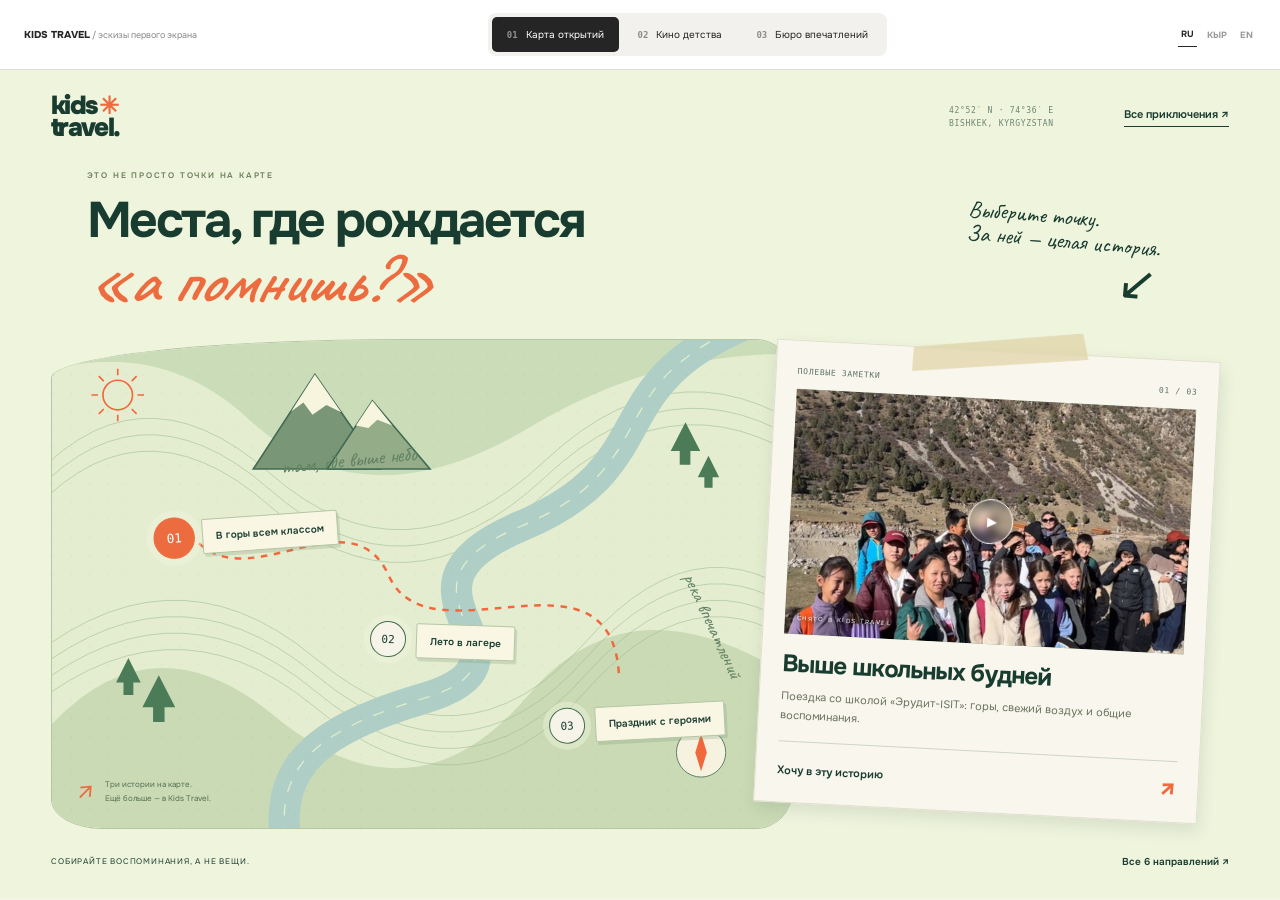
<file: kids-travel/concepts/index.html>
<!doctype html>
<html lang="ru"><head><meta charset="utf-8"><meta name="viewport" content="width=device-width,initial-scale=1"><meta name="theme-color" content="#eff4dd"><title>Kids Travel — три новых направления дизайна</title><link rel="icon" href="../assets/favicon.svg"><link rel="stylesheet" href="concepts.css"></head>
<body>
<header class="review-bar"><a class="review-brand" href="../">KIDS TRAVEL<span data-t="review"> / эскизы первого экрана</span></a><div class="concept-tabs" role="group" aria-label="Концепции"><button data-view="map" aria-pressed="true"><b>01</b><span data-t="mapName">Карта открытий</span></button><button data-view="cinema" aria-pressed="false"><b>02</b><span data-t="cinemaName">Кино детства</span></button><button data-view="lab" aria-pressed="false"><b>03</b><span data-t="labName">Бюро впечатлений</span></button></div><div class="languages" aria-label="Language"><button data-lang="ru" aria-pressed="true">RU</button><button data-lang="ky" aria-pressed="false">КЫР</button><button data-lang="en" aria-pressed="false">EN</button></div></header>
<main>
<section id="map" class="concept map" aria-labelledby="map-title">
 <div class="map-nav"><a class="wordmark" href="../">kids<span>✳</span><br>travel.</a><span class="map-coordinate">42°52′ N · 74°36′ E<br>BISHKEK, KYRGYZSTAN</span><a class="nav-link" href="../#programmes" data-t="all">Все приключения ↗</a></div>
 <div class="map-intro"><div><p class="micro" data-t="mapEyebrow">ЭТО НЕ ПРОСТО ТОЧКИ НА КАРТЕ</p><h1 id="map-title" data-t="mapTitle">Места, где рождается<br><em>«а помнишь?»</em></h1></div><p class="map-invitation" data-t="mapInvitation">Выберите точку.<br>За ней — целая история.<span>↙</span></p></div>
 <div class="expedition">
  <div class="terrain"><svg class="landscape" viewBox="0 0 900 600" preserveAspectRatio="xMidYMid slice" aria-hidden="true"><defs><pattern id="dots" width="22" height="22" patternUnits="userSpaceOnUse"><circle cx="2" cy="2" r=".7" fill="#245948" opacity=".13"/></pattern></defs><rect width="900" height="600" fill="#e5edd0"/><path d="M-100 80Q100-30 240 100T580 110T1000 30V-50H-100Z" fill="#cbdcb8"/><path d="M-40 520Q100 320 270 460T580 435T950 450V650H-40Z" fill="#cadab5"/><g fill="none" stroke="#9ebc92" stroke-width="1" opacity=".7"><path d="M-40 190Q100 20 265 165T600 150T950 135"/><path d="M-40 210Q100 40 265 185T600 170T950 155"/><path d="M-40 230Q100 60 265 205T600 190T950 175"/><path d="M-50 410Q140 240 320 390T650 370T950 350"/><path d="M-50 430Q140 260 320 410T650 390T950 370"/><path d="M-50 450Q140 280 320 430T650 410T950 390"/><path d="M-50 470Q140 300 320 450T650 430T950 410"/></g><path d="M880-30C650 50 760 150 570 230S620 390 450 440S270 550 290 650" fill="none" stroke="#afcfc6" stroke-width="38"/><path d="M880-30C650 50 760 150 570 230S620 390 450 440S270 550 290 650" fill="none" stroke="#e2eece" stroke-width="1.5" stroke-dasharray="14 15"/><rect width="900" height="600" fill="url(#dots)"/><path class="trail" d="M160 225C220 340 360 180 410 290S680 240 690 410" fill="none" stroke="#f0683b" stroke-width="3" stroke-dasharray="8 8"/><g transform="translate(245 45)" fill="#799777" stroke="#426b54" stroke-width="2"><path d="M0 115L75 0L155 115Z"/><path d="M90 115L145 32L215 115Z" fill="#94ad88"/><path d="M46 45L75 0L107 46L89 37L72 49L61 34Z" fill="#f7f5dd" stroke="none"/><path d="M125 62L145 32L169 62L151 55L140 65Z" fill="#f7f5dd" stroke="none"/></g><g fill="#4c7b57"><path d="M78 420l15-30 15 30h-9v15H87v-15ZM110 450l20-39 20 39h-13v18h-14v-18ZM753 138l18-35 18 35h-12v17h-13v-17ZM786 170l13-26 13 26h-8v13h-10v-13Z"/></g><g transform="translate(80 70)" stroke="#f0683b" fill="none" stroke-width="2"><circle r="18"/><path d="M0-32V-24M0 24V32M-32 0H-24M24 0H32M-23-23L-17-17M17 17L23 23M-23 23L-17 17M17-17L23-23"/></g><g transform="translate(790 505)"><circle r="30" fill="#f5f3df" stroke="#446c55"/><path d="M0-23L7 0L0 23L-7 0Z" fill="#f0683b"/><text y="-40" text-anchor="middle" fill="#446c55" font-family="monospace" font-size="10">N</text></g></svg>
   <span class="terrain-label mountains" data-t="mountains">там, где выше небо</span><span class="terrain-label river" data-t="river">река впечатлений</span>
   <button class="map-stop stop-trip selected" data-story="trip" aria-pressed="true"><span class="pin">01</span><span class="stop-label" data-t="trip">В горы всем классом</span></button>
   <button class="map-stop stop-camp" data-story="camp" aria-pressed="false"><span class="pin">02</span><span class="stop-label" data-t="camp">Лето в лагере</span></button>
   <button class="map-stop stop-party" data-story="party" aria-pressed="false"><span class="pin">03</span><span class="stop-label" data-t="party">Праздник с героями</span></button>
   <div class="map-key"><span>↗</span><p data-t="mapKey">Три истории на карте.<br>Ещё больше — в Kids Travel.</p></div>
  </div>
  <aside class="field-note"><div class="tape" aria-hidden="true"></div><div class="field-heading"><span data-t="fieldNote">ПОЛЕВЫЕ ЗАМЕТКИ</span><b id="map-counter">01 / 03</b></div><button id="map-film" class="map-film" data-play="1" aria-label="Смотреть видео"><video id="map-video" muted loop playsinline preload="metadata" poster="../assets/poster-1.jpg" data-src="../assets/video-1.mp4"></video><span class="film-play">▶</span><span class="film-duration" data-t="realFilm">СНЯТО В KIDS TRAVEL</span></button><h2 id="map-story-title"></h2><p id="map-story-description"></p><a class="map-cta whatsapp" id="map-cta"><span data-t="mapCta">Хочу в эту историю</span><b>↗</b></a></aside>
 </div><div class="map-foot"><span data-t="mapFoot">СОБИРАЙТЕ ВОСПОМИНАНИЯ, А НЕ ВЕЩИ.</span><a href="../#programmes" data-t="six">Все 6 направлений ↗</a></div>
</section>
<section id="cinema" class="concept cinema" hidden aria-labelledby="cinema-title">
 <div class="cinema-nav"><a class="cinema-logo" href="../">KIDS<br>TRAVEL<span>®</span></a><span class="micro" data-t="cinemaEyebrow">НЕБОЛЬШИЕ ЛЮДИ. БОЛЬШИЕ ИСТОРИИ.</span><a class="whatsapp cinema-contact" data-t="contact">Обсудим вашу историю ↗</a></div>
 <div class="cinema-stage"><div class="cinema-copy"><span class="chapter" data-t="nowShowing">СЕЙЧАС НА ЭКРАНЕ</span><h1 id="cinema-title" data-t="cinemaTitle">В главной<br>роли —<br><em>ваш ребёнок.</em></h1><p data-t="cinemaIntro">Никаких репетиций.<br>Просто детство, которое происходит сейчас.</p><div class="cinema-actions"><button class="sound-button" id="cinema-sound" aria-pressed="false"><span>♫</span><span data-t="sound">Включить звук</span></button><button class="full-film" data-play="4" data-t="wholeFilm">Открыть видео ↗</button></div><span class="cinema-scribble" data-t="cinemaScribble">самые важные кадры — настоящие</span></div>
 <div class="cinema-screen"><video id="cinema-video" muted loop playsinline preload="none" poster="../assets/poster-4.jpg" data-src="../assets/video-4.mp4"></video><div class="screen-top"><span>REC <i></i></span><span id="cinema-time">00:00</span></div><span class="screen-corner c1"></span><span class="screen-corner c2"></span><span class="screen-corner c3"></span><span class="screen-corner c4"></span><div class="screen-bottom"><span id="cinema-scene-name"></span><span>↑ KIDS TRAVEL ORIGINAL</span></div></div>
 <aside class="scene-list"><div class="scene-heading"><span data-t="chooseScene">ВЫБЕРИТЕ СЦЕНУ</span><b>↙</b></div><button class="scene selected" data-scene="camp" aria-pressed="true"><span>01</span><img src="../assets/poster-4.jpg" alt="" loading="lazy"><span data-t="sceneCamp">Лето.<br>Друзья.<br>Целая жизнь.</span><b>↗</b></button><button class="scene" data-scene="trip" aria-pressed="false"><span>02</span><img src="../assets/poster-1.jpg" alt="" loading="lazy"><span data-t="sceneTrip">Вместе.<br>Выше.<br>Дальше.</span><b>↗</b></button><button class="scene" data-scene="graduation" aria-pressed="false"><span>03</span><img src="../assets/poster-5.jpg" alt="" loading="lazy"><span data-t="sceneGraduation">Танцевать.<br>Обнимать.<br>Вспоминать.</span><b>↗</b></button><a class="cinema-next" href="../#films" data-t="moreFilms">Больше живых моментов ↗</a></aside></div>
 <div class="cinema-footer"><span>01—03 / KIDS TRAVEL FILMS</span><a class="whatsapp" data-t="cinemaCta">Снимем следующую историю вместе? ↗</a><span>BISHKEK · KYRGYZSTAN</span></div>
</section>
<section id="lab" class="concept lab" hidden aria-labelledby="lab-title">
 <div class="lab-nav"><a href="../" class="lab-logo">K/T<span>✳</span></a><span class="lab-nav-note" data-t="labEyebrow">БЮРО ДЕТСКИХ ВПЕЧАТЛЕНИЙ</span><a class="whatsapp" data-t="contactShort">На связи ↗</a></div>
 <div class="lab-title-row"><h1 id="lab-title" data-t="labTitle">ПЛАНЫ<br>НА <em>ВАУ.</em></h1><div class="lab-caption"><span aria-hidden="true">↴</span><p data-t="labIntro">Обычный день отменяется.<br>Что будем вспоминать?</p></div><div class="lab-stamp" aria-hidden="true">100%<br><span>REAL MOMENTS</span></div></div>
 <div class="idea-board"><div class="idea-controls"><p class="micro" data-t="labPrompt">01 / ВЫБЕРИТЕ НАСТРОЕНИЕ</p><div class="mood-switch" role="group" aria-label="Настроение"><button data-mood="trip" aria-pressed="true" class="selected"><span>↗</span><b data-t="moodTrip">На волю</b><small data-t="moodTripSub">экскурсии и походы</small></button><button data-mood="camp" aria-pressed="false"><span>☀</span><b data-t="moodCamp">В лето</b><small data-t="moodCampSub">детский лагерь</small></button><button data-mood="party" aria-pressed="false"><span>✳</span><b data-t="moodParty">В отрыв</b><small data-t="moodPartySub">праздники и герои</small></button></div><p class="micro audience-label" data-t="labWho">02 / С КЕМ СОБИРАЕМСЯ?</p><div class="audience-switch" role="group" aria-label="Компания"><button data-audience="family" aria-pressed="true" class="selected" data-t="family">С семьёй</button><button data-audience="class" aria-pressed="false" data-t="class">С классом</button><button data-audience="friends" aria-pressed="false" data-t="friends">С друзьями</button></div></div>
 <div class="lab-image"><span class="image-tag" id="lab-image-tag"></span><video id="lab-video" muted loop playsinline preload="none" data-src="../assets/video-1.mp4" poster="../assets/poster-1.jpg"></video><button class="lab-play" data-play="1" aria-label="Смотреть видео">▶</button><span class="lab-image-note" data-t="labImageNote">это может стать<br>вашей историей</span></div>
 <div class="brief"><div class="brief-top"><span>KIDS TRAVEL</span><b>↗</b></div><span class="micro" data-t="briefLabel">ВАШ НАБРОСОК ПРИКЛЮЧЕНИЯ</span><h2 id="brief-title" aria-live="polite"></h2><p id="brief-description"></p><a id="brief-cta" class="whatsapp"><span data-t="briefCta">Превратим в план?</span><b>↗</b></a><div class="brief-bottom"><span data-t="price">Даты и стоимость — у менеджера</span><span>№ KT—001</span></div></div></div>
 <div class="lab-footer"><span data-t="labFooter">ЭКСКУРСИИ / ЛАГЕРЬ / ДНИ РОЖДЕНИЯ / ВЫПУСКНЫЕ / ШОУ</span><a href="../#programmes" data-t="six">Все 6 направлений ↗</a></div>
</section>
</main>
<dialog id="film-dialog"><div class="dialog-top"><span id="film-title">KIDS TRAVEL</span><button id="close-film" aria-label="Закрыть">✕</button></div><video id="full-video" controls playsinline preload="none"></video><p id="film-error" hidden data-t="videoError">Не удалось загрузить видео. Попробуйте ещё раз.</p></dialog>
<script src="concepts.js"></script></body></html>
</file>
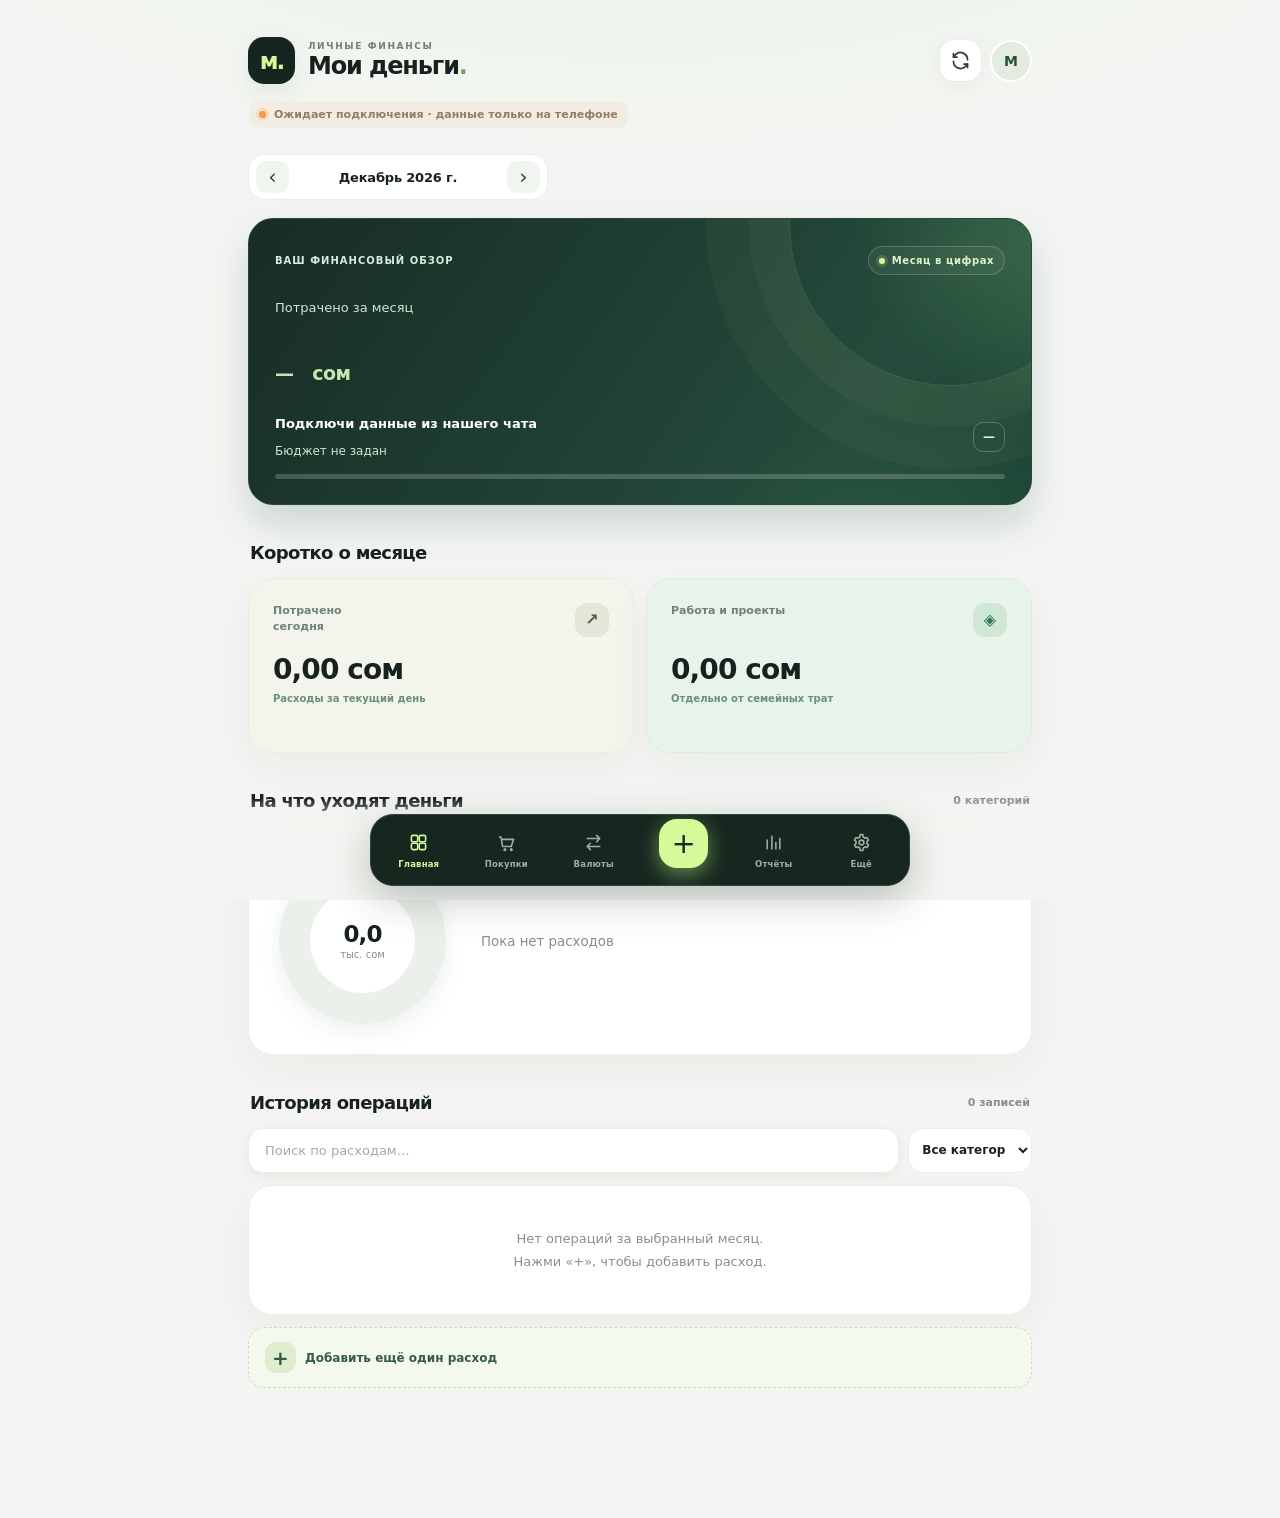
<file: rashody-android/app/src/main/assets/index.html>
<!doctype html>
<html lang="ru">
<head>
  <meta charset="UTF-8" />
  <meta name="viewport" content="width=device-width, initial-scale=1, viewport-fit=cover" />
  <meta name="theme-color" content="#172720" />
  <title>Мои деньги — Семейный финансовый учёт</title>
<style>
/* Мои деньги · atelier / premium mobile finance */
:root{
  --bg:#f4f5f2;--paper:#ffffff;--ink:#17221e;--muted:#84918b;
  --line:#e9eee9;--green:#1f5d4a;--mint:#d5fa9a;--warn:#e9785b;
  --shadow:0 14px 42px rgba(20,37,28,.045);--rad:25px;
}
*{box-sizing:border-box}
html{scroll-behavior:smooth}
body{margin:0;min-height:100vh;background:radial-gradient(ellipse 800px 350px at 50% -200px,#e3f5e6 0%,transparent 100%),var(--bg);color:var(--ink);font-family:Inter,Manrope,system-ui,-apple-system,Segoe UI,Arial,sans-serif;-webkit-tap-highlight-color:transparent;font-variant-numeric:tabular-nums}
button,input,select,textarea{font:inherit}button{cursor:pointer;touch-action:manipulation}button:disabled{opacity:.54;cursor:not-allowed}
button:focus-visible,input:focus-visible,select:focus-visible,textarea:focus-visible{outline:3px solid #a6d88b;outline-offset:3px}
button,select{border:0}input,textarea,select{min-width:0}button{transition:transform .18s ease,background .2s ease,box-shadow .2s ease}
button:active{transform:scale(.965)}
#app{max-width:820px;margin:0 auto;padding:24px 18px calc(130px + env(safe-area-inset-bottom))}
.top{display:flex;justify-content:space-between;align-items:center;margin:2px 0 17px;gap:15px}
.top-start{display:flex;gap:13px;align-items:center}.brand-symbol{display:flex;align-items:center;justify-content:center;width:47px;height:47px;border-radius:16px;background:#16251f;color:var(--mint);font-size:23px;font-weight:850;letter-spacing:-2px;box-shadow:0 10px 25px #1d4c2b13}
.eyebrow{color:#708077;font-weight:780;font-size:9px;letter-spacing:.18em;text-transform:uppercase;margin-bottom:2px}
.brand{font-size:24px;letter-spacing:-1.15px;font-weight:860;line-height:1.1}
.logo{height:42px;width:42px;border-radius:50%;background:#e3ecdf;display:grid;place-items:center;color:#274f3d;font-size:14px;font-weight:850;border:2px solid #fff}
.top .right{display:flex;gap:8px;align-items:center}.iconbtn{width:43px;height:43px;border-radius:15px;background:#fff;color:#2c4037;display:grid;place-items:center;box-shadow:0 4px 15px rgba(34,52,39,.045);border:1px solid #e8ede6;font-size:23px}
.iconbtn svg{height:21px;width:21px;stroke-width:2}
.status{font-size:11px;display:inline-flex;align-items:center;gap:8px;color:#6c8475;background:#e7ede4;border-radius:9px;padding:7px 10px;margin:0 0 12px 1px;font-weight:600}
.status:before{content:'';width:7px;height:7px;flex-shrink:0;border-radius:50%;background:#49b879;box-shadow:0 0 0 3px #c6e8d0}.status.offline{color:#977b62;background:#f2ede4}.status.offline:before{background:#ef9a50;box-shadow:0 0 0 3px #f9daba}
.panel{display:none;animation:enter .35s ease both}.panel.active{display:block}
@keyframes enter{from{opacity:.4;transform:translateY(6px)}to{opacity:1;transform:translateY(0)}}
.card{background:var(--paper);border:1px solid #e9efe8;border-radius:var(--rad);box-shadow:var(--shadow)}
.month-nav{display:flex;align-items:center;justify-content:space-between;gap:10px;margin:14px 0 18px;background:#fff;border:1px solid var(--line);border-radius:17px;padding:6px 7px;max-width:300px}
.month-nav button{height:32px;width:33px;background:#f1f5f0;border-radius:10px;color:#2a4c3e;font-size:21px;line-height:0;display:grid;place-items:center}
.month-nav b{min-width:135px;text-align:center;font-size:13px;font-weight:790;letter-spacing:-.2px}
.hero{padding:27px 26px 25px;background:radial-gradient(360px 260px at 110% 8%,rgba(163,231,140,.23),transparent 70%),linear-gradient(125deg,#182c25 0%,#244b3b 75%,#1d4536 100%);color:white;overflow:hidden;position:relative;min-height:255px;border-color:#244839;box-shadow:0 19px 38px rgba(24,72,53,.18);isolation:isolate}
.hero:before{content:'';position:absolute;right:-80px;top:-155px;width:320px;height:320px;border:1px solid #cce6b526;border-radius:50%;box-shadow:0 0 0 40px #e5fac408,0 0 0 83px #e5fac408;pointer-events:none;z-index:-1}
.hero:after{content:'';position:absolute;bottom:-170px;right:-70px;width:390px;height:260px;border-radius:50%;background:radial-gradient(closest-side,#9fe28c13,transparent);pointer-events:none}
.hero>*{position:relative;z-index:1}
.hero-top{display:flex;justify-content:space-between;align-items:center;gap:9px;margin-bottom:25px}
.hero-pill{font-size:10px;font-weight:800;color:#dcf5c5;letter-spacing:.055em;display:inline-flex;gap:7px;align-items:center;border:1px solid #ffffff30;border-radius:30px;padding:8px 10px;background:#ffffff0d}
.hero-pill i{width:6px;height:6px;border-radius:50%;background:var(--mint);box-shadow:0 0 0 3px #eaff9b27}
.hero-caption{color:#d4eddd;font-size:10px;font-weight:720;letter-spacing:.1em;text-transform:uppercase}
.hero .label{font-size:13px;color:#d3e6d7;font-weight:520}
.hero .amount{font-size:clamp(38px,7vw,58px);font-weight:850;letter-spacing:-2.7px;margin:11px 0 23px;line-height:1.05;white-space:nowrap}
.hero .amount span{font-size:19px;letter-spacing:-.55px;font-weight:620;color:#c5e8b0}
.hero .meta{display:flex;justify-content:space-between;gap:12px;align-items:end;margin-top:8px;color:#cce5d0;font-size:12px;line-height:1.5}
.hero .meta #budgetPct{font-weight:770;color:#dcfbb4;border:1px solid #d8f4b544;border-radius:10px;padding:5px 9px;align-self:center}
.hero .meta #txCount{color:#fff;font-weight:740;font-size:13px}
.mini-progress{margin-top:14px;height:5px;border-radius:10px;background:#ffffff30;overflow:hidden}
.mini-progress i{height:100%;display:block;background:var(--mint);border-radius:10px;width:0;transition:width .4s}
.section-title{font-size:18px;letter-spacing:-.65px;font-weight:850;display:flex;align-items:center;justify-content:space-between;gap:10px;margin:32px 2px 15px}
.section-title small{font-size:11px;color:var(--muted);font-weight:650;letter-spacing:0}.section-title .tag{white-space:nowrap}
.statgrid{display:grid;grid-template-columns:1fr 1fr;gap:12px}
.stat{padding:19px;min-height:153px;position:relative;overflow:hidden}
.stat:nth-child(1){background:#f3f4eb;border-color:#eaeedc}.stat:nth-child(2){background:#e8f3eb;border-color:#dcecdf}
.stat-top{display:flex;justify-content:space-between;align-items:start;gap:5px}
.stat-icon{display:grid;place-items:center;width:34px;height:34px;flex:none;border-radius:12px;background:#e5e6d7;color:#4d613a;font-size:16px;font-weight:750}
.stat:nth-child(2) .stat-icon{background:#cfe7d4;color:#2b7c57}
.stat small{font-size:11px;color:#708177;line-height:1.45;max-width:120px;display:block;font-weight:650}
.stat strong{display:block;font-size:clamp(17px,3.2vw,25px);letter-spacing:-.9px;margin-top:16px;white-space:nowrap}
.stat em{font-size:10px;color:#68917b;font-style:normal;display:block;margin-top:7px;font-weight:600}
.catbox{padding:23px 20px}.cat-head{display:flex;align-items:center;gap:21px}
.donut{width:140px;height:140px;border-radius:50%;background:conic-gradient(#285844 0deg 360deg);position:relative;flex:none;box-shadow:0 8px 25px #235a4315}
.donut:after{content:'';position:absolute;inset:27px;border-radius:50%;background:#fff}
.donut-mid{position:absolute;inset:27px;display:grid;place-content:center;text-align:center;z-index:2}
.donut-mid strong{font-size:23px;letter-spacing:-.9px;font-weight:860}.donut-mid span{font-size:10px;color:var(--muted);margin-top:2px}
.catlist{flex:1;min-width:0}.catrow{display:flex;align-items:center;gap:9px;justify-content:space-between;margin:12px 0;font-size:12px}
.catrow .catname{white-space:nowrap;overflow:hidden;text-overflow:ellipsis;flex:1;color:#58685f;font-size:12px;font-weight:600}
.dot{width:9px;height:9px;border-radius:4px;flex:none}.catval{font-weight:780;white-space:nowrap;font-size:12px;letter-spacing:-.3px}
.tools{display:flex;gap:9px}.search{width:100%;border:1px solid var(--line);background:#fff;padding:14px 16px;border-radius:15px;font-size:13px;outline:0;box-shadow:0 4px 12px #222a1710}
.search::placeholder{color:#a0aaa2}.filter{background:#fff;padding:12px 9px;border-radius:15px;color:var(--ink);font-size:12px;max-width:141px;border:1px solid var(--line);font-weight:650}
.transaction{display:flex;align-items:center;gap:13px;border-bottom:1px solid #f0f2ef;padding:15px 0;transition:background .2s ease}
.transaction:last-child{border-bottom:0}.tx-icon{width:46px;height:46px;border-radius:15px;display:grid;place-items:center;background:#eef4eb;font-size:21px;flex:none}
.transaction:nth-of-type(3n) .tx-icon{background:#f5f1e9}.transaction:nth-of-type(4n) .tx-icon{background:#f1eff8}
.tx-main{flex:1;min-width:0}.tx-main strong{font-size:13.5px;letter-spacing:-.1px;display:block;overflow:hidden;text-overflow:ellipsis;white-space:nowrap;font-weight:740}
.tx-main small{font-size:10.5px;color:var(--muted);display:block;margin-top:5px;line-height:1.35}
.tx-sum{font-size:14px;font-weight:840;white-space:nowrap;letter-spacing:-.35px}.tx-sum.income{color:#2d895f}
.txday{font-size:11px;font-weight:800;color:#9ca69c;margin:21px 2px 3px;letter-spacing:.045em;text-transform:uppercase}
.txitem{cursor:pointer}.txitem:hover{background:#f9fbf8}.empty{text-align:center;padding:39px 10px;color:var(--muted);font-size:13px;line-height:1.8}
.bottom{position:fixed;bottom:0;left:0;right:0;z-index:30;background:linear-gradient(transparent,var(--bg) 34%);padding:16px 15px calc(14px + env(safe-area-inset-bottom));display:flex;justify-content:center;pointer-events:none}
.nav{height:72px;width:min(540px,100%);background:#172720;color:#f5fff3;border:1px solid #31463b;display:flex;justify-content:space-around;align-items:center;border-radius:23px;box-shadow:0 13px 40px #10221840;padding:0 8px;pointer-events:auto}
.nav-btn{display:flex;flex-direction:column;align-items:center;justify-content:center;gap:5px;border:0;background:none;color:#9eada3;font-size:9px;min-width:54px;font-weight:750;letter-spacing:.02em;padding:7px 0}
.nav-btn .ico{display:flex;align-items:center;justify-content:center;height:22px}.nav-btn .ico svg{width:20px;height:20px;stroke-width:2;stroke:currentColor;fill:none;stroke-linecap:round;stroke-linejoin:round}
.nav-btn.selected{color:#d1fb98}
.addnav{width:55px;height:55px;border-radius:18px;background:#d7fa99;color:#162922;font-size:32px;line-height:1;box-shadow:0 6px 20px #caff8973;margin-top:-13px;font-weight:400}
.field{display:flex;flex-direction:column;gap:8px;min-width:0;margin-bottom:15px}.field label{font-size:12px;font-weight:730;color:#647368}
.field input,.field select,.field textarea{border:1px solid #e1e9e2;border-radius:15px;background:white;color:var(--ink);padding:14px 13px;width:100%;outline:none;font-size:15px}
.field textarea{resize:vertical;min-height:80px}.field input:focus,.field select:focus,.field textarea:focus{border-color:#79ae7b;box-shadow:0 0 0 3px #bce8ab40}
.columns{display:grid;grid-template-columns:1fr 1fr;gap:11px}.primary{width:100%;padding:15px 18px;border-radius:15px;background:#1f5d4a;color:white;font-weight:780;font-size:14px}
.primary:hover{background:#184f3d}.secondary{width:100%;padding:14px;border-radius:15px;background:#eaf3e8;color:#245e47;font-weight:780}
.quiet{padding:10px;border-radius:10px;background:transparent;color:#758379;font-size:12px}.danger{padding:13px 16px;border-radius:15px;background:#fff1ec;color:#b94d38;font-weight:730}
.hint{font-size:12px;color:#819188;line-height:1.7}.kv{display:flex;justify-content:space-between;gap:15px;padding:13px 0;border-bottom:1px solid var(--line);font-size:13px}.kv:last-child{border-bottom:0}.kv b{text-align:right}
.rate{font-size:12px;margin:11px 2px 17px;color:var(--muted);line-height:1.6}.tag{display:inline-block;background:#e4f1e3;color:#36764f;font-size:10px;padding:8px 10px;border-radius:10px;font-weight:750}
#fxResult{font-size:clamp(30px,6vw,44px)!important;letter-spacing:-1.4px!important;font-weight:850;margin:10px 0 3px}
.overlay{display:none;position:fixed;inset:0;background:#07160eca;z-index:50;align-items:flex-end;justify-content:center;padding:0;backdrop-filter:blur(8px)}.overlay.show{display:flex}
.sheet{background:#f6f8f4;border-radius:28px 28px 0 0;padding:13px 19px calc(32px + env(safe-area-inset-bottom));width:min(600px,100%);max-height:93vh;overflow:auto;box-shadow:0 -15px 70px #0002}
.handle{width:43px;height:5px;border-radius:7px;background:#cbd7cb;margin:1px auto 19px}.sheet h2{font-size:23px;letter-spacing:-1.1px;margin:0 0 21px;font-weight:850}
.sheet .actions{display:flex;gap:10px;margin-top:8px}.sheet .actions>*{flex:1}.toast{display:none;position:fixed;z-index:100;bottom:109px;left:50%;transform:translateX(-50%);background:#182c24;color:white;border-radius:15px;padding:12px 17px;box-shadow:0 10px 25px #102f2430;font-size:13px;max-width:90vw;text-align:center}.toast.show{display:block}
.smart{background:#e6f2e6;padding:17px;border-radius:20px;margin-bottom:21px;border:1px solid #d8e9d8}.smart textarea{width:100%;min-height:100px;border:1px solid #cfe7d7;border-radius:13px;background:white;padding:12px;resize:vertical}.smart p{font-size:12px;color:#5d7865;line-height:1.55;margin:0 0 12px}.preview{white-space:pre-line;font-size:12px;color:#425e4e;background:white;border-radius:13px;padding:13px;max-height:195px;overflow:auto;margin:11px 0;display:none}
.quick-add{display:flex;align-items:center;gap:9px;border:1px dashed #cadec4;background:#f4f9ed;color:#365b42;font-weight:740;border-radius:16px;padding:14px 16px;width:100%;margin-top:12px;text-align:left;font-size:12px}
.quick-add span:first-child{display:grid;place-items:center;background:#dfedcf;width:31px;height:31px;border-radius:11px;font-size:20px}
@media(max-width:410px){#app{padding-left:13px;padding-right:13px}.hero{padding:23px 20px;min-height:246px}.hero .amount{font-size:37px;letter-spacing:-2px}.hero .amount span{font-size:17px}.stat{padding:15px;min-height:147px}.stat strong{font-size:17px}.stat-top small{max-width:85px}.donut{width:113px;height:113px}.donut:after,.donut-mid{inset:22px}.donut-mid strong{font-size:18px}.cat-head{gap:14px}.catbox{padding:17px 13px}.catrow{font-size:11px;gap:6px}.catrow .catname,.catval{font-size:10.5px}.nav-btn{min-width:46px}.tx-icon{width:42px;height:42px}.tx-sum{font-size:13px}}
@media(max-width:350px){.hero .amount{font-size:32px}.brand{font-size:22px}.cat-head{flex-direction:column;align-items:stretch}.donut{margin:auto}.statgrid{gap:8px}.stat strong{font-size:15px}.nav-btn{min-width:42px}}
@media(min-width:650px){#app{padding-top:35px}.hero{min-height:267px}.hero .amount{font-size:62px}.section-title{margin-top:37px}.catbox{padding:30px}.cat-head{gap:35px}.donut{width:167px;height:167px}.donut:after,.donut-mid{inset:31px}.catrow{font-size:14px;margin:14px 0}.catrow .catname,.catval{font-size:13px}.stat{min-height:175px;padding:24px}.stat strong{font-size:28px}.transaction{padding:16px 4px}}
@media(prefers-reduced-motion:reduce){html{scroll-behavior:auto}*,*::before,*::after{transition:none!important;animation:none!important}}
/* checklist · mobile first */
.nav{padding:0 4px}.nav-btn{min-width:44px;font-size:8.5px}.nav-btn .ico svg{width:19px;height:19px}.addnav{width:49px;height:49px;flex:none;font-size:29px}
.shopping-head{display:flex;justify-content:space-between;align-items:center;gap:14px;margin:25px 2px 19px}
.shopping-head h1{font-size:29px;letter-spacing:-1.3px;margin:7px 0 4px}.shopping-head p{color:var(--muted);font-size:12px;margin:0;line-height:1.5}
.shop-basket{border-radius:19px;background:#d9f7aa;display:grid;place-items:center;width:59px;height:59px;font-size:30px;flex:none;color:#1a513b;font-weight:800}
.shopping-progress{padding:23px;background:#213e32;color:#fff;border-color:#244637}.shop-progress-top{display:flex;justify-content:space-between;gap:12px;font-size:13px}.shop-progress-top strong{font-size:12px;color:#c5eea1}
.shop-progress-track{background:#ffffff36;border-radius:10px;height:9px;overflow:hidden;margin:19px 0 12px}.shop-progress-track i{display:block;background:#d6f9a0;width:0;height:100%;border-radius:10px;transition:width .25s}
.shop-mini{display:flex;justify-content:space-between;color:#cfddcf;font-size:11px}.shopping-add{padding:19px}.shopping-form-actions{display:flex;align-items:center;gap:11px}.shopping-form-actions .primary{flex:1}
.shopping-filters{display:flex;gap:8px;margin:2px 0 13px;overflow-x:auto}.shop-filter{background:#fff;border:1px solid #e4eae1;border-radius:13px;padding:11px 13px;font-size:11px;font-weight:740;color:#68796d;white-space:nowrap}.shop-filter.active{background:#1e503e;color:white;border-color:#1e503e}
.shopping-list{padding:5px 15px;min-height:68px}.shopping-entry{display:flex;align-items:center;gap:11px;padding:13px 0;border-bottom:1px solid #edf1ea}.shopping-entry:last-child{border-bottom:0}
.shopping-entry input[type=checkbox]{height:23px;width:23px;accent-color:#2a694e;flex:none;cursor:pointer}.shopping-text{min-width:0;flex:1}
.shopping-name{font-size:13px;font-weight:770;overflow-wrap:anywhere;line-height:1.4}.shopping-entry.checked .shopping-name{text-decoration:line-through;color:#93a398}
.shopping-meta{color:#8b998e;font-size:11px;margin-top:4px;overflow-wrap:anywhere;line-height:1.45}.shopping-urgent{font-size:9px;border-radius:6px;padding:3px 6px;color:#b45f36;background:#fff0dc;font-weight:800;display:inline-block;margin-left:6px}
.shop-action{background:#f1f5ee;color:#42624f;border-radius:10px;display:grid;place-items:center;font-size:15px;min-width:31px;height:33px}.shop-action.delete{color:#a55a4f;background:#faf0ed}
@media(max-width:400px){.nav-btn{min-width:39px;font-size:8px}.nav{padding:0 2px}.addnav{width:44px;height:44px}.shopping-add{padding:14px}.shop-action{min-width:28px;height:31px}}

/* Protected ChatGPT-to-app sync, separate from the private Google spreadsheet. */
#secure-pair{background:#ffffff;border:1px solid #e5eee2;border-radius:18px;padding:16px;margin:2px 0 18px;box-shadow:0 8px 26px #2035250a}
#secure-pair h3{font-size:15px;margin:0 0 7px;color:#1d3b30}
#secure-pair p{margin:0 0 12px;color:#607367;font-size:12px;line-height:1.55}
#secure-pair .secure-buttons{display:flex;gap:8px;flex-wrap:wrap}
#secure-pair button{background:#1e4032;color:white;border-radius:12px;padding:11px 15px;font-size:12px;font-weight:700;min-height:42px}
#secure-pair button.secondary{background:#eef4ec;color:#214236}
#secure-pair code{display:block;max-width:100%;overflow-wrap:anywhere;max-height:90px;overflow:auto;font-family:monospace;font-size:10px;background:#f4f6f2;color:#173025;border-radius:9px;padding:9px;margin-top:10px}
#secure-pair .tiny{font-size:11px;margin:9px 0 0}

/* Android landscape and reduced-motion support: avoid off-screen controls. */
@media (orientation:landscape) and (max-height:560px) {
  #app{padding-top:12px;padding-bottom:100px}
  .top{margin-bottom:8px}
  .hero{min-height:180px;padding:18px 22px}
  .hero-top{margin-bottom:13px}
  .hero .amount{font-size:clamp(30px,5vw,47px);margin:7px 0 11px}
  .hero .meta{margin-top:3px}
  .month-nav{margin:8px 0 12px}
  .nav{height:56px;border-radius:17px}
  .nav-btn{font-size:9px;gap:2px}
  .addnav{width:45px;height:45px;margin-top:-7px;border-radius:14px}
}
@media (prefers-reduced-motion:reduce) {
  *,*::before,*::after{animation-duration:.01ms!important;
    animation-iteration-count:1!important;scroll-behavior:auto!important}
}
</style>
</head>
<body>
<div id="app">
  <header class="top"><div class="top-start"><div class="brand-symbol">м.</div><div><div class="eyebrow">ЛИЧНЫЕ ФИНАНСЫ</div><div class="brand">Мои деньги<span style="color:#72a55f">.</span></div></div></div><div class="right"><button class="iconbtn" id="sync" title="Обновить данные" aria-label="Обновить"><svg aria-hidden="true" viewBox="0 0 24 24" fill="none" stroke="currentColor" stroke-linecap="round" stroke-linejoin="round"><path d="M20 11a8 8 0 0 0-13.7-5.7L4 8"/><path d="M4 4v4h4"/><path d="M4 13a8 8 0 0 0 13.7 5.7L20 16"/><path d="M16 16h4v4"/></svg></button><div class="logo">М</div></div></header>
  <div id="status" class="status">Подключение…</div>
  

  <main id="tab-overview" class="panel active">
    <div class="month-nav"><button id="prevMonth" aria-label="Предыдущий месяц">‹</button><b id="monthLabel"></b><button id="nextMonth" aria-label="Следующий месяц">›</button></div>
    <section class="hero card"><div class="hero-top"><div class="hero-caption">Ваш финансовый обзор</div><div class="hero-pill"><i></i> Месяц в цифрах</div></div><div class="label">Потрачено за месяц</div><div class="amount"><span id="total">0</span> <span>сом</span></div><div class="meta"><div><div id="txCount">0 операций</div><div style="margin-top:8px">Бюджет <span id="budgetLabel">не задан</span></div></div><div id="budgetPct">—</div></div><div class="mini-progress"><i id="budgetBar"></i></div></section>
    <div class="section-title">Коротко о месяце</div><div class="statgrid"><div class="card stat"><div class="stat-top"><small>Потрачено сегодня</small><span class="stat-icon">↗</span></div><strong id="today">0 сом</strong><em>Расходы за текущий день</em></div><div class="card stat"><div class="stat-top"><small>Работа и проекты</small><span class="stat-icon">◈</span></div><strong id="workTotal">0 сом</strong><em>Отдельно от семейных трат</em></div></div>
    <div class="section-title">На что уходят деньги <small id="categoryCount"></small></div><div class="card catbox"><div class="cat-head"><div class="donut" id="donut"><div class="donut-mid"><strong id="donutTotal">0</strong><span>тыс. сом</span></div></div><div id="catlist" class="catlist"></div></div></div>
    <div class="section-title">История операций <small id="shownCount"></small></div><div class="tools"><input class="search" id="search" placeholder="Поиск по расходам…" aria-label="Поиск"><select id="filterCat" class="filter" aria-label="Категория"><option value="">Все категории</option></select></div><div class="card" style="padding:2px 17px;margin-top:12px" id="txList"></div><button type="button" class="quick-add" id="quickAdd"><span>+</span><span>Добавить ещё один расход</span></button>
  </main>
  <main id="tab-shopping" class="panel">
    <div class="shopping-head"><div><div class="eyebrow">Ничего не забыть</div><h1>Список покупок</h1><p>Записывай заранее, отмечай уже купленное.</p></div><span class="shop-basket" aria-hidden="true">✓</span></div>
    <div class="card shopping-progress"><div class="shop-progress-top"><span>План покупок</span><strong id="shopProgressLabel">0 из 0 куплено</strong></div><div class="shop-progress-track"><i id="shopProgressBar"></i></div><div class="shop-mini"><span id="shopLeft">0 осталось</span><span id="shopUrgent">0 срочных</span></div></div>
    <div class="section-title">Добавить покупку</div>
    <form class="card shopping-add" id="shopForm">
      <div class="field"><label for="shopName">Что нужно купить</label><input id="shopName" maxlength="180" required placeholder="Например, молоко, адаптер, лекарства" autocomplete="off"></div>
      <div class="columns"><div class="field"><label for="shopQty">Количество</label><input id="shopQty" type="number" min="0.001" max="100000" step="any" inputmode="decimal" value="1" required></div><div class="field"><label for="shopUnit">Единица</label><select id="shopUnit"><option>шт.</option><option>кг</option><option>г</option><option>л</option><option>мл</option><option>уп.</option><option>бут.</option><option>набор</option></select></div></div>
      <div class="columns"><div class="field"><label for="shopCategory">Раздел</label><select id="shopCategory"><option>Продукты</option><option>Дом</option><option>Дети</option><option>Аптека</option><option>Переезд</option><option>Работа</option><option>Другое</option></select></div><div class="field"><label for="shopPriority">Приоритет</label><select id="shopPriority"><option>Обычный</option><option>Срочно</option></select></div></div>
      <div class="field"><label for="shopNote">Заметка, необязательно</label><input id="shopNote" maxlength="350" placeholder="Магазин, размер, модель"></div>
      <div class="shopping-form-actions"><button class="primary" type="submit" id="shopSubmit">+ Добавить в список</button><button type="button" class="quiet" id="shopCancelEdit" hidden>Отменить правку</button></div>
    </form>
    <div class="section-title">Мой список <small id="shoppingCount"></small></div>
    <div class="shopping-filters" role="group" aria-label="Фильтр покупок"><button class="shop-filter active" data-shop-filter="todo">Нужно купить</button><button class="shop-filter" data-shop-filter="done">Куплено</button><button class="shop-filter" data-shop-filter="all">Все</button></div>
    <div class="card shopping-list" id="shoppingList"></div>
    <p class="hint" style="margin:15px 4px">Галочка отмечает покупку, но не списывает деньги из бюджета. Когда будет известна сумма, запиши её отдельным расходом или пришли чек в ChatGPT.</p>
  </main>
  <main id="tab-converter" class="panel"><div class="section-title">Конвертер валют <span class="tag">KGS · USD · VND · KZT</span></div><div class="card" style="padding:20px"><div class="field"><label>Сумма</label><input id="fxAmount" inputmode="decimal" type="number" min="0" step="any" value="1000"></div><div class="columns"><div class="field"><label>Из валюты</label><select id="fxFrom"><option value="KGS">Сомы KGS</option><option value="USD">Доллары USD</option><option value="VND">Донги VND</option><option value="KZT">Тенге KZT</option></select></div><div class="field"><label>В валюту</label><select id="fxTo"><option value="VND">Донги VND</option><option value="USD">Доллары USD</option><option value="KGS">Сомы KGS</option><option value="KZT">Тенге KZT</option></select></div></div><h2 style="font-size:33px;letter-spacing:-1px;margin:6px 0" id="fxResult">—</h2><div class="rate" id="fxRate">Загрузка курса…</div><button class="secondary" id="refreshRate">Обновить курс</button></div><p class="hint">Справочные рыночные курсы обновляются при наличии интернета. При оплате картой банк может списать другую сумму из-за собственного курса и комиссий. Для учёта сохраняется фактическое списание. <a href="https://www.exchangerate-api.com" target="_blank" rel="noopener noreferrer" style="color:#416c51">Rates By Exchange Rate API</a>.</p></main>
  <main id="tab-reports" class="panel"><div class="month-nav"><button id="prevReport">‹</button><b id="reportMonth"></b><button id="nextReport">›</button></div><div class="section-title">Отчёт по категориям</div><div class="card" style="padding:17px" id="reportCats"></div><div class="section-title">Семья и проекты</div><div class="card" style="padding:17px" id="reportProjects"></div><div class="section-title">Вывести данные</div><div class="card" style="padding:18px"><button class="secondary" id="exportCsv">Экспорт CSV</button><div style="height:10px"></div><button class="secondary" id="exportJson">Резервная копия JSON</button><p class="hint">Резервная копия сохраняется на устройство. Храните её приватно.</p></div></main>
  <main id="tab-settings" class="panel"><div class="section-title">Настройки</div><div class="card" style="padding:20px"><div class="field"><label>Месячный семейный бюджет, сом</label><input id="budgetInput" type="number" min="0" inputmode="decimal" placeholder="Например, 100000"></div><button class="primary" id="saveSettings">Сохранить бюджет</button><p class="hint">Бюджет хранится только на этом устройстве. Расходы — в закрытой Google Таблице при подключённом сервере.</p></div><div class="section-title">Источник данных</div><div class="card" style="padding:18px"><div class="kv"><span>Режим</span><b id="modeLabel">—</b></div><div class="kv"><span>Записей</span><b id="dataCount">0</b></div><div class="kv"><span>Последняя проверка</span><b id="syncTime">—</b></div><p class="hint" id="modeExplain"></p><button class="secondary" id="importJson">Импорт локальной копии</button><input type="file" id="backupFile" accept=".json,application/json" hidden></div><div class="section-title">Важно</div><p class="hint">Удалённые операции нельзя восстановить без резервной копии. Перед изменениями не забудьте сохранить JSON. Данные не отправляются в стороннюю аналитику.</p></main>
</div>
<div class="bottom"><nav class="nav"><button class="nav-btn selected" data-tab="overview"><span class="ico"><svg viewBox="0 0 24 24"><rect x="3" y="3" width="8" height="8" rx="2"/><rect x="13" y="3" width="8" height="8" rx="2"/><rect x="3" y="13" width="8" height="8" rx="2"/><rect x="13" y="13" width="8" height="8" rx="2"/></svg></span>Главная</button><button class="nav-btn" data-tab="shopping"><span class="ico"><svg viewBox="0 0 24 24"><path d="M3 5h2l2 12h11l3-9H6"/><circle cx="10" cy="21" r="1"/><circle cx="18" cy="21" r="1"/></svg></span>Покупки</button><button class="nav-btn" data-tab="converter"><span class="ico"><svg viewBox="0 0 24 24"><path d="M4 7h16m-4-4 4 4-4 4"/><path d="M20 17H4m4-4-4 4 4 4"/></svg></span>Валюты</button><button class="addnav" id="openAdd" aria-label="Добавить расход">+</button><button class="nav-btn" data-tab="reports"><span class="ico"><svg viewBox="0 0 24 24"><path d="M4 20V9m6 11V4m5 16v-8m5 8V7"/></svg></span>Отчёты</button><button class="nav-btn" data-tab="settings"><span class="ico"><svg viewBox="0 0 24 24"><circle cx="12" cy="12" r="3"/><path d="M19 12a7 7 0 0 0-.13-1.37l2-1.55-2-3.47-2.38.96a7 7 0 0 0-2.36-1.37L13.75 2h-3.5l-.38 3.2a7 7 0 0 0-2.36 1.37l-2.38-.96-2 3.47 2 1.55A7 7 0 0 0 5 12c0 .46.04.92.13 1.37l-2 1.55 2 3.47 2.38-.96a7 7 0 0 0 2.36 1.37l.38 3.2h3.5l.38-3.2a7 7 0 0 0 2.36-1.37l2.38.96 2-3.47-2-1.55c.09-.45.13-.91.13-1.37Z"/></svg></span>Ещё</button></nav></div>
<div class="overlay" id="overlay"><div class="sheet" role="dialog" aria-modal="true" aria-labelledby="formTitle"><div class="handle"></div><h2 id="formTitle">Новый расход</h2>
  <div class="smart" id="smartBox"><p>Вставь по одной готовой операции на строку, но не все позиции и итог чека одновременно — иначе сумма задвоится. Фото чека (включая вьетнамский) отправляй мне в ChatGPT: я проверю итог, валюту и дубли перед записью.</p><textarea id="bulkText" placeholder="Продукты 1450\nТакси 230\nКофе 180"></textarea><button class="secondary" id="parseBulk" style="margin-top:9px">Разобрать расходы</button><div id="bulkPreview" class="preview"></div><button class="primary" id="saveBulk" style="margin-top:10px;display:none">Добавить найденные записи</button></div>
  <div class="columns"><div class="field"><label>Вид операции</label><select id="type"><option>Расход</option><option>Доход</option></select></div><div class="field"><label>Дата</label><input id="date" type="date"></div></div>
  <div class="field"><label>За что</label><input id="description" maxlength="150" placeholder="Например, продукты"></div>
  <div class="columns"><div class="field"><label>Сумма</label><input id="amount" type="number" inputmode="decimal" min="0.01" step="any" placeholder="0"></div><div class="field"><label>Валюта</label><select id="currency"><option value="KGS">Сомы KGS</option><option value="USD">Доллары USD</option><option value="VND">Донги VND</option><option value="KZT">Тенге KZT</option></select></div></div>
  <div class="field" id="kgsField" style="display:none"><label>Сумма в сомах — фактическое списание либо справочный расчёт</label><input id="kgs" type="number" min="0.01" step="0.01" inputmode="decimal"><small class="hint" id="fxHint">Если списание банка известно, введи его вместо расчёта.</small></div>
  <div class="columns"><div class="field"><label>Категория</label><select id="category"></select></div><div class="field"><label>Проект</label><select id="project"><option>Семья</option><option>Курс Насти</option><option>Работа</option><option>Переезд</option></select></div></div>
  <div class="field"><label>Примечание</label><textarea id="note" rows="2" placeholder="Необязательно" style="min-height:55px"></textarea></div>
  <div class="actions"><button class="quiet" id="closeOverlay">Отмена</button><button class="primary" id="saveExpense">Сохранить</button></div><button class="danger" id="deleteExpense" style="display:none;width:100%;margin-top:15px">Удалить операцию</button>
</div></div><div class="toast" id="toast"></div>
<script>
(()=>{'use strict';
const categories=['Еда','Продукты','Кафе','Транспорт','Жильё','Коммунальные','Дом','Документы','Работа','Развлечения','Здоровье','Дети','Покупки','Личное','Путешествия','Связь','Другое'];
const colors=['#386B55','#74A48D','#B6CF7C','#EAC98A','#C7A379','#9299B4','#94AFBE','#D6BB76','#98BD8F','#DBB2A6','#9FA6C3','#A3D2BD','#7D9C8C','#C8ACD2','#E0B582','#B3C5AF','#D8D8D8'];
const emoji={'Еда':'🍲','Продукты':'🛒','Кафе':'☕','Транспорт':'🚕','Жильё':'🏠','Коммунальные':'⚡','Дом':'🏡','Документы':'📄','Работа':'💼','Развлечения':'🎬','Здоровье':'💊','Дети':'🧸','Покупки':'🛍️','Личное':'✂️','Путешествия':'✈️','Связь':'📱','Другое':'◈'};
const $=id=>document.getElementById(id);let rows=[],shopping=[],shoppingFilter='todo',buyEditing=null,buyDraftId=null,expenseDraftId=null,shoppingBusy=false,connected=false,month=new Date(),editing=null,fx=null,parsed=[],saving=false,lastSync='—';const nativeSheets=!!(window.SheetsBridge&&window.SheetsBridge.request);const remote=nativeSheets||!!(window.google&&google.script&&google.script.run);
let secureCloudIds=new Set(),secureShoppingIds=new Set(),secureCloudReady=false,secureSyncing=false;

const fmt=(n,d=0)=>new Intl.NumberFormat('ru-RU',{maximumFractionDigits:d,minimumFractionDigits:d}).format(Number(n)||0);
const money=(n,d=0)=>fmt(n,d)+' сом';
const newid=prefix=>prefix+'-'+(typeof crypto!=='undefined'&&crypto.randomUUID?crypto.randomUUID():Date.now().toString(36)+'-'+Math.random().toString(36).slice(2));
function localJson(key,fallback){try{const v=JSON.parse(localStorage.getItem(key)||'null');return Array.isArray(v)?v:fallback}catch(e){return fallback}}
function validDate(d){if(!/^\d{4}-\d{2}-\d{2}$/.test(d))return false;const [y,m,day]=d.split('-').map(Number),v=new Date(Date.UTC(y,m-1,day));return v.getUTCFullYear()===y&&v.getUTCMonth()===m-1&&v.getUTCDate()===day;}
 const pad=n=>String(n).padStart(2,'0');
const today=()=>{const d=new Date();return `${d.getFullYear()}-${pad(d.getMonth()+1)}-${pad(d.getDate())}`};
const mid=d=>String(d||'').slice(0,7);const nameMonth=d=>new Intl.DateTimeFormat('ru-RU',{month:'long',year:'numeric'}).format(d).replace(/^./,s=>s.toUpperCase());
const ymd=d=>`${d.getFullYear()}-${pad(d.getMonth()+1)}`;
function safe(s){return String(s||'').replace(/[&<>"']/g,c=>({'&':'&amp;','<':'&lt;','>':'&gt;','"':'&quot;',"'":'&#39;'}[c]));}
function ping(text){$('toast').textContent=text;$('toast').classList.add('show');clearTimeout(ping.timer);ping.timer=setTimeout(()=>$('toast').classList.remove('show'),3400)}
const nativePromises=new Map();let nextNativeId=0;
window.__nativeSheetsReply=function(id,ok,payload){
 const pending=nativePromises.get(id);if(!pending)return;
 nativePromises.delete(id);
 try{if(ok)pending.resolve(JSON.parse(payload));else pending.reject(new Error(payload||'Нет ответа Google Таблицы'))}
 catch(e){pending.reject(e)}
};
function call(method,...args){
 if(nativeSheets) return new Promise((resolve,reject)=>{
  const id='s'+(++nextNativeId);nativePromises.set(id,{resolve,reject});
  try{window.SheetsBridge.request(JSON.stringify({id,method,args}))}catch(e){nativePromises.delete(id);reject(e)}
 });
 return new Promise((resolve,reject)=>google.script.run.withSuccessHandler(resolve).withFailureHandler(e=>reject(Error(e.message||String(e))))[method](...args));
}
function persist(){if(!remote)localStorage.setItem('my-expenses-v1',JSON.stringify(rows.filter(x=>!secureCloudIds.has(x.id))))}
function persistShopping(){if(!remote)localStorage.setItem('my-shopping-v1',JSON.stringify(shopping.filter(x=>!secureShoppingIds.has(x.id))))}
async function reload(){try{
 if(remote){const results=await Promise.all([call('readAll'),call('readShoppingList')]);
  if(!Array.isArray(results[0])||!Array.isArray(results[1]))throw Error('Неверный ответ сервера');
  rows=results[0].filter(x=>x&&x.id);shopping=results[1].filter(x=>x&&x.id);
  localStorage.setItem('last-expenses-cache',JSON.stringify(rows));localStorage.setItem('last-shopping-cache',JSON.stringify(shopping));
  connected=true;$('status').classList.remove('offline');$('status').textContent='Подключено к закрытой Google Таблице';
 }else {rows=localJson('my-expenses-v1',[]);shopping=localJson('my-shopping-v1',[]);applyCloudCache();connected=secureCloudReady;$('status').classList.toggle('offline',!secureCloudReady);$('status').textContent=secureCloudReady?'Получены защищённые записи из чата':'Ожидает подключения · данные только на телефоне';}
 lastSync=new Date().toLocaleTimeString('ru-RU',{hour:'2-digit',minute:'2-digit'});render();renderShopping();return true;
 }catch(e){connected=false;rows=localJson('last-expenses-cache',[]);shopping=localJson('last-shopping-cache',[]);$('status').classList.add('offline');$('status').textContent='Синхронизация недоступна · только просмотр';render();renderShopping();ping('Ошибка синхронизации: '+e.message)}
}

function period(){return rows.filter(x=>mid(x.date)===ymd(month))}
function render(){const subset=period(),spent=subset.filter(x=>x.type!=='Доход'),total=spent.reduce((s,x)=>s+x.kgs,0),budget=Number(localStorage.getItem('monthly-budget')||0),progress=budget?Math.round(total/budget*100):0;
 $('monthLabel').textContent=nameMonth(month);$('reportMonth').textContent=nameMonth(month);$('total').textContent=fmt(total,2);$('txCount').textContent=`${subset.length} операций`;
 if(!remote&&!secureCloudReady&&rows.length===0){$('total').textContent='—';$('txCount').textContent='Подключи данные из нашего чата';}
 $('budgetLabel').textContent=budget?money(budget):'не задан';$('budgetPct').textContent=budget?progress+'%':'—';$('budgetBar').style.width=Math.min(100,progress)+'%';
 $('today').textContent=money(spent.filter(x=>x.date===today()).reduce((s,x)=>s+x.kgs,0),2);$('workTotal').textContent=money(spent.filter(x=>x.category==='Работа').reduce((s,x)=>s+x.kgs,0),2);
 const bycat={};spent.forEach(x=>bycat[x.category]=(bycat[x.category]||0)+x.kgs);const arr=Object.entries(bycat).sort((a,b)=>b[1]-a[1]);
 $('categoryCount').textContent=arr.length+' категорий';$('donutTotal').textContent=fmt(total/1000,1);const parts=arr.map(([cat,val],i)=>({cat,val,color:colors[categories.indexOf(cat)]||'#bdbdbd'}));
 let angle=0;$('donut').style.background=parts.length?'conic-gradient('+parts.map(x=>{let start=angle;angle+=x.val/total*360;return `${x.color} ${start}deg ${angle}deg`}).join(',')+')':'conic-gradient(#ecf0eb 0deg 360deg)';
 $('catlist').innerHTML=parts.slice(0,5).map(x=>`<div class="catrow"><i class="dot" style="background:${x.color}"></i><span class="catname">${safe(x.cat)}</span><span class="catval">${fmt(x.val)} сом</span></div>`).join('')||'<small style="color:var(--muted)">Пока нет расходов</small>';
 const selection=$('filterCat').value,search=$('search').value.toLowerCase().trim();const filtered=subset.filter(x=>(!selection||x.category===selection)&&(!search||[x.description,x.category,x.project,x.note].join(' ').toLowerCase().includes(search))).sort((a,b)=>b.date.localeCompare(a.date));
 $('shownCount').textContent=filtered.length+' записей';let last='';$('txList').innerHTML=filtered.map(x=>{let head='';if(x.date!==last){last=x.date;head=`<div class="txday">${new Date(x.date+'T12:00:00').toLocaleDateString('ru-RU',{day:'numeric',month:'long'})}</div>`}return head+`<div class="transaction txitem" data-id="${safe(x.id)}"><div class="tx-icon">${emoji[x.category]||'◈'}</div><div class="tx-main"><strong>${safe(x.description)}</strong><small>${safe(x.category)} · ${safe(x.project)}${x.currency!=='KGS'?' · '+fmt(x.amount,2)+' '+x.currency:''}</small></div><div class="tx-sum ${x.type==='Доход'?'income':''}">${x.type==='Доход'?'+':'−'}${fmt(x.kgs,2)}</div></div>`}).join('')||'<div class="empty">Нет операций за выбранный месяц.<br>Нажми «+», чтобы добавить расход.</div>';
 document.querySelectorAll('.txitem').forEach(el=>el.addEventListener('click',()=>openSheet(rows.find(x=>x.id===el.dataset.id))));
 $('reportCats').innerHTML=arr.map(([cat,val])=>`<div class="kv"><span>${emoji[cat]||'◈'} ${safe(cat)}</span><b>${money(val,2)}</b></div>`).join('')||'<div class="empty">Нет расходов</div>';
 let byp={};subset.forEach(x=>{const key=x.project||'Семья';byp[key]=(byp[key]||0)+(x.type==='Доход'?-x.kgs:x.kgs)});$('reportProjects').innerHTML=Object.entries(byp).sort((a,b)=>b[1]-a[1]).map(([p,v])=>`<div class="kv"><span>${safe(p)}</span><b>${money(v,2)}</b></div>`).join('')||'<div class="empty">Нет записей</div>';
 $('dataCount').textContent=rows.length;$('syncTime').textContent=lastSync;$('modeLabel').textContent=remote?(connected?'Google Таблица':'Нет соединения'):(secureCloudReady?'Защищённые данные из чата':'Только телефон');$('modeExplain').textContent=remote?(connected?'Расходы и список покупок сохраняются в закрытой Google Таблице.':'Связь с таблицей не подтверждена.'):(secureCloudReady?'Отправленные в ChatGPT расходы обновляются из зашифрованного файла. Новые записи с телефона остаются локальными, пока не отправлены в чат.':'Сначала подключи защищённую синхронизацию. Локальные операции сохраняются только на этом телефоне.');
}
function switchTab(tab){document.querySelectorAll('.panel').forEach(el=>el.classList.toggle('active',el.id==='tab-'+tab));document.querySelectorAll('.nav-btn').forEach(el=>el.classList.toggle('selected',el.dataset.tab===tab));window.scrollTo({top:0,behavior:'smooth'});if(tab==='converter')loadRates();}
function shiftMonth(delta){month=new Date(month.getFullYear(),month.getMonth()+delta,1);render()}
function classify(s){s=s.toLowerCase();const checks=[['Работа',/netlify|хостинг|курс наст|гитхаб|домен|таргет|обучени|реклам|версе|подписк/],['Транспорт',/такси|яндекс|scooter|самокат|маршрутк|автобус|бензин|проезд|дорог|парковк|grab|be bike|xe ôm|xăng|taxi|bus\b/],['Еда',/покуш|обед|ужин|завтрак|пицца|шаурма|еда|кушал|ресторан|phở|pho\b|cơm|com\b|bánh mì|banh mi|nhà hàng|quan an|quán ăn|bún|bun\b|gà|ga\b/],['Продукты',/продукт|магазин.*ед|супермаркет|фрукты|овощ|siêu thị|sieu thi|vinmart|winmart|bach hoa xanh|bách hóa|minimart|mart\b/],['Кафе',/кофе|кафе|капучино|cà phê|ca phe|trà sữa|tra sua|coffee/],['Документы',/паспорт|виз|цон|справк/],['Дом',/страховк.*дом|ремонт|мебель/],['Личное',/стрижк|парикмахер|барбер/],['Покупки',/книж|одежд|маркетплейс/],['Здоровье',/аптек|врач|лекарств|nhà thuốc|nha thuoc|pharmacy|thuốc|thuoc/],['Жильё',/квартир|аренд|отель/],['Связь',/интернет|симк|телефон/],['Путешествия',/билет|самолёт|аэропорт/]];return checks.find(x=>x[1].test(s))?.[0]||'Другое'}
function guessProject(s,cat){return /наст|netlify|курс/i.test(s)?'Курс Насти':cat==='Работа'?'Работа':'Семья'}
function parseMoney(raw,currency){
 let s=String(raw).replace(/[\s\u00a0\u202f']/g,'');
 if(!/^\d[\d.,]*$/.test(s))return null;
 if(currency==='VND'){
  if(s.includes('.')&&s.includes(',')&&/[,\.]\d{1,2}$/.test(s)){const last=s.lastIndexOf(',')>s.lastIndexOf('.')?',':'.';const thousands=last===','?'.':',';s=s.split(thousands).join('').replace(last,'.');const n=Number(s);return Number.isFinite(n)&&n>0?n:null;}if(/^[\d.,]+$/.test(s)&&/[,\.]\d{1,2}$/.test(s)&&!/[,.]\d{3}(?:[,.]|$)/.test(s))return Number(s.replace(',','.'));
  if(!/^\d{1,3}(?:[.,]\d{3})+$/.test(s)&&!/^\d+$/.test(s))return null;
  return Number(s.replace(/[.,]/g,''));
 }
 const comma=s.lastIndexOf(','),dot=s.lastIndexOf('.');
 if(comma>=0&&dot>=0){const dec=comma>dot?',':'.',th=dec===','?'.':',';s=s.split(th).join('').replace(dec,'.');}
 else if(comma>=0||dot>=0){const delim=comma>=0?',':'.',a=s.split(delim);if(a.length>2){if(a.slice(1).some(v=>v.length!==3))return null;s=a.join('');}
  else if(a[1].length===3&&a[0].length<=3)s=a.join('');
  else if(a[1].length<=2)s=a[0]+'.'+a[1];else return null;}
 const n=Number(s);return Number.isFinite(n)&&n>0?n:null;
}
function parseLines(text){return text.split(/[\n;]+/).map(s=>s.trim()).filter(Boolean).map(line=>{
 const m=line.match(/^(.+?)[\s:—–-]+(\d[\d\s\u00a0\u202f.,]*)(?:\s*(сом(?:ов|а)?|kgs|с|доллар(?:ов|а)?|usd|\$|донг(?:ов|а)?|đồng|vnd|₫|đ|тенге|kzt|₸))?\s*$/i);
 if(!m)return null;
 let currency=/доллар|usd|\$/i.test(m[3]||'')?'USD':/донг|đồng|vnd|₫|đ/i.test(m[3]||'')?'VND':/тенге|kzt|₸/i.test(m[3]||'')?'KZT':'KGS';
 const amt=parseMoney(m[2],currency),label=m[1].trim();if(!amt||!label)return null;
 if(/пополнен|перевод между|между своими|возврат средств|refund|cashback|hoàn tiền|hoan tien/i.test(label))return null;
 const cat=classify(label),kgs=currency==='KGS'?amt:(!fx||Date.now()-fx.fetched>48*3600e3?null:convert(amt,currency,'KGS'));
 return {id:newid('exp'),description:label,amount:amt,currency,kgs:kgs==null?null:Math.round(kgs*100)/100,category:cat,
  project:guessProject(label,cat),date:today(),type:'Расход',note:currency==='KGS'?'':'Справочный курс '+(fx?.date||'не загружен')+'; проверь фактическое списание'};
 }).filter(Boolean)}

function openSheet(entry=null){editing=entry?.id||null;expenseDraftId=null;parsed=[];$('bulkText').value='';$('bulkPreview').style.display='none';$('saveBulk').style.display='none';$('smartBox').style.display=entry?'none':'block';$('formTitle').textContent=entry?'Изменить операцию':'Новый расход';$('date').value=entry?.date||today();$('description').value=entry?.description||'';$('amount').value=entry?.amount||'';$('currency').value=entry?.currency||'KGS';$('category').value=entry?.category||'Другое';$('project').value=entry?.project||'Семья';$('type').value=entry?.type||'Расход';$('note').value=entry?.note||'';$('deleteExpense').style.display=entry?'block':'none';updateKgsField(entry?.kgs);$('overlay').classList.add('show');}
function closeSheet(){$('overlay').classList.remove('show');editing=null}
function updateKgsField(override){const c=$('currency').value;$('kgsField').style.display=c==='KGS'?'none':'flex';const v=Number.isFinite(override)?Number(override):(fx&&Date.now()-fx.fetched>48*3600e3?null:convert(+$('amount').value,c,'KGS'));$('kgs').value=c==='KGS'?'':v==null||!Number.isFinite(v)||v<=0?'':v.toFixed(2);$('fxHint').textContent=c==='KGS'?'':v==null?'Курс недоступен. Введи фактически списанные сомы или дождись курса.':'Справочный расчёт. Если банк списал другую сумму, укажи фактическую.'}
function formPayload(){const amount=Number($('amount').value),currency=$('currency').value,kgs=currency==='KGS'?amount:Number($('kgs').value);let note=$('note').value; if(currency!=='KGS'&&fx&&note.indexOf('Справочный курс')<0) note=(note?note+' | ':'')+'Справочный курс '+String(fx.date||'')+'; банк может списать иначе';return {id:editing||expenseDraftId||newid('exp'),date:$('date').value,description:$('description').value,category:$('category').value,project:$('project').value,amount,currency,kgs,type:$('type').value,note}}
function validate(x){if(!['KGS','USD','VND','KZT'].includes(x.currency)||!validDate(x.date)||!String(x.description||'').trim()||!Number.isFinite(x.amount)||!Number.isFinite(x.kgs)||!(x.amount>0)||!(x.kgs>0)||x.amount>1e12||x.kgs>1e12)throw Error('Проверь дату, название, сумму и эквивалент в сомах');if(x.currency==='KGS'&&Math.abs(x.amount-x.kgs)>.01)throw Error('В сомах суммы должны совпадать')}
async function save(x,id){if(id&&secureCloudIds.has(id))throw Error("Эту операцию можно изменить через наш чат");validate(x);if(remote){if(!connected)throw Error('Нет связи с Google Таблицей');await call(id?'replaceExpense':'addExpense',x)}else {if(id){rows=rows.map(r=>r.id===id?{...x,id}:r)}else if(!rows.some(r=>r.id===x.id)){rows.push(x)}persist();}}
async function withBusy(fn){if(saving)return;saving=true;document.querySelectorAll('#overlay button').forEach(b=>b.disabled=true);try{await fn();const ok=await reload();if(remote&&!ok)throw Error('Запись отправлена, но проверить её не удалось: открой таблицу');closeSheet();ping('Сохранено')}catch(e){ping(e.message||String(e))}finally{saving=false;document.querySelectorAll('#overlay button').forEach(b=>b.disabled=false)}}
function convert(a,from,to){if(from===to)return a;if(!fx||!fx.rates||!(fx.rates[from]>0)||!(fx.rates[to]>0))return null;return a/fx.rates[from]*fx.rates[to]}
async function loadRates(force=false){
 try{const cached=JSON.parse(localStorage.getItem('last-fx-v1')||'null');if(cached?.rates?.KGS&&cached?.rates?.VND&&cached?.rates?.KZT)fx=cached;}catch(e){fx=null}
 if(!force&&fx&&Date.now()-fx.fetched<24*3600*1000){showFx();return}
 let timer;try{const ctrl=new AbortController();timer=setTimeout(()=>ctrl.abort(),8000);
  const response=await fetch('https://open.er-api.com/v6/latest/USD',{signal:ctrl.signal,cache:'no-cache'});
  if(!response.ok)throw Error('HTTP '+response.status);
  const data=await response.json();if(data.result!=='success'||!['KGS','USD','VND','KZT'].every(c=>data.rates?.[c]>0))throw Error('Нет полных курсов');
  fx={rates:{KGS:data.rates.KGS,USD:1,VND:data.rates.VND,KZT:data.rates.KZT},date:data.time_last_update_utc,fetched:Date.now()};
  localStorage.setItem('last-fx-v1',JSON.stringify(fx));
 }catch(e){
  if(remote&&connected){try{const data=await call('getFxRates');if(!['KGS','VND','KZT'].every(c=>data.rates?.[c]>0))throw Error('Некорректный курс');fx={rates:data.rates,date:data.date,fetched:Date.now()};localStorage.setItem('last-fx-v1',JSON.stringify(fx));}catch(err){if(force)ping('Курсы недоступны даже через Google')}}
  else if(force)ping('Нет свежих курсов; проверь подключение');
 }finally{clearTimeout(timer);showFx();if($('overlay').classList.contains('show')&&$('currency').value!=='KGS'&&!$('kgs').value)updateKgsField()}
}

function showFx(){let from=$('fxFrom').value,to=$('fxTo').value,amount=+$('fxAmount').value||0,value=convert(amount,from,to);$('fxResult').textContent=value==null?'—':fmt(value,to==='VND'?0:2)+' '+to;$('fxRate').textContent=fx?`1 ${from} ≈ ${fmt(convert(1,from,to),to==='VND'?1:4)} ${to} · ${String(fx.date||'')} · справочный курс${Date.now()-fx.fetched>48*3600e3?' (данные давно не обновлялись)':''}`:'Нет курсов. Загрузите курс или укажите сумму списания в сомах';}
function download(name,text,type){const blob=new Blob([text],{type});const url=URL.createObjectURL(blob);const a=document.createElement('a');a.href=url;a.download=name;document.body.appendChild(a);a.click();a.remove();setTimeout(()=>URL.revokeObjectURL(url),1200)}
function csv(){const all=[['ID','Дата','Описание','Категория','Проект','Сумма KGS','Исходная сумма','Валюта','Тип','Примечание'],...rows.map(x=>[x.id,x.date,x.description,x.category,x.project,x.kgs,x.amount,x.currency,x.type,x.note])];download('rashody_'+today()+'.csv','\ufeff'+all.map(r=>r.map(c=>{let x=String(c??'');if(/^[\s\u0000-\u001f]*[=+@\-]/.test(x))x="'"+x;return '"'+x.replace(/"/g,'""')+'"'}).join(';')).join('\r\n'),'text/csv;charset=utf-8')}
function shopText(){return {id:buyEditing||buyDraftId||newid('buy'),name:$('shopName').value.trim(),quantity:Number($('shopQty').value),unit:$('shopUnit').value,category:$('shopCategory').value,priority:$('shopPriority').value,note:$('shopNote').value.trim()}}
function clearShoppingForm(){$('shopForm').reset();$('shopQty').value='1';buyEditing=null;buyDraftId=null;$('shopSubmit').textContent='+ Добавить в список';$('shopCancelEdit').hidden=true}
function fillShoppingForm(id){if(secureShoppingIds.has(id)){ping("Облачную покупку редактируй через чат");return}const x=shopping.find(z=>z.id===id);if(!x)return;buyEditing=id;buyDraftId=null;$('shopName').value=x.name;$('shopQty').value=x.quantity;$('shopUnit').value=x.unit;$('shopCategory').value=x.category;$('shopPriority').value=x.priority;$('shopNote').value=x.note||'';$('shopSubmit').textContent='Сохранить изменения';$('shopCancelEdit').hidden=false;$('shopName').focus();window.scrollTo({top:0,behavior:'smooth'})}
async function shoppingAction(fn){if(shoppingBusy)return;shoppingBusy=true;const btns=document.querySelectorAll('#tab-shopping button, #tab-shopping input[type=checkbox]');btns.forEach(x=>x.disabled=true);
 try{await fn();if(remote){const ok=await reload();if(!ok)throw Error('Запись отправлена, но подтверждение обновления не получено. Проверь таблицу.')}else renderShopping();ping('Список обновлён');}
 catch(e){renderShopping();ping('Ошибка: '+(e.message||String(e)))}finally{shoppingBusy=false;btns.forEach(x=>x.disabled=false)}}
function renderShopping(){const done=shopping.filter(x=>x.done).length,left=shopping.length-done,urgent=shopping.filter(x=>!x.done&&x.priority==='Срочно').length;
 $('shopProgressLabel').textContent=done+' из '+shopping.length+' куплено';$('shopProgressBar').style.width=(shopping.length?Math.round(done/shopping.length*100):0)+'%';
 $('shopLeft').textContent=left+' осталось';$('shopUrgent').textContent=urgent+' срочных';$('shoppingCount').textContent=left+' нужно купить';
 const arr=shopping.filter(x=>shoppingFilter==='all'||(shoppingFilter==='done'?x.done:!x.done))
 .sort((a,b)=>Number(a.done)-Number(b.done)||Number(b.priority==='Срочно')-Number(a.priority==='Срочно')||String(b.created||'').localeCompare(String(a.created||'')));
 $('shoppingList').innerHTML=arr.map(x=>`<div class="shopping-entry ${x.done?'checked':''}" data-id="${safe(x.id)}"><input type="checkbox" class="shop-check" aria-label="${x.done?'Вернуть в покупки':'Отметить купленным'}: ${safe(x.name)}" ${x.done?'checked':''}>
 <div class="shopping-text"><div class="shopping-name">${safe(x.name)} ${x.priority==='Срочно'&&!x.done?'<span class="shopping-urgent">СРОЧНО</span>':''}</div><div class="shopping-meta">${fmt(x.quantity,x.quantity%1?2:0)} ${safe(x.unit)} · ${safe(x.category)}${x.note?' · '+safe(x.note):''}</div></div>
 <button type="button" class="shop-action shop-edit" aria-label="Изменить ${safe(x.name)}">✎</button><button type="button" class="shop-action delete shop-delete" aria-label="Удалить ${safe(x.name)}">×</button></div>`).join('')||'<div class="empty">'+(shoppingFilter==='done'?'Пока ничего не отмечено как купленное.':'Список пуст. Добавь первую покупку выше.')+'</div>';
 document.querySelectorAll('.shop-filter').forEach(b=>b.classList.toggle('active',b.dataset.shopFilter===shoppingFilter));
 $('shoppingList').querySelectorAll('.shopping-entry').forEach(el=>{const id=el.dataset.id;
  el.querySelector('.shop-check').onchange=e=>{const wanted=e.target.checked;const prev=shopping.find(x=>x.id===id);if(!prev)return;shoppingAction(async()=>{if(remote){if(!connected)throw Error('Нет связи с таблицей');await call('setShoppingDone',id,wanted)}else{prev.done=wanted;prev.completed=wanted?new Date().toISOString():'';if(secureShoppingIds.has(id)){const overrides=JSON.parse(localStorage.getItem('my-shopping-overrides-v1')||'{}');overrides[id]=wanted;localStorage.setItem('my-shopping-overrides-v1',JSON.stringify(overrides))}else persistShopping()}})};
  el.querySelector('.shop-edit').onclick=()=>fillShoppingForm(id);
  el.querySelector('.shop-delete').onclick=()=>{if(secureShoppingIds.has(id)){ping('Облачную покупку удаляй через чат');return}if(!confirm('Удалить «'+(shopping.find(x=>x.id===id)?.name||'покупку')+'» из списка?'))return;
   shoppingAction(async()=>{if(remote){if(!connected)throw Error('Нет связи с таблицей');await call('deleteShoppingItem',id)}else{shopping=shopping.filter(x=>x.id!==id);persistShopping()}})};
 });
}
function initShopping(){
 $('shopForm').addEventListener('submit',e=>{e.preventDefault();if(!buyEditing&&!buyDraftId)buyDraftId=newid('buy');const item=shopText();
 shoppingAction(async()=>{if(!item.name||!Number.isFinite(item.quantity)||item.quantity<=0||item.quantity>100000)throw Error('Проверь название и количество');
  if(remote){if(!connected)throw Error('Нет связи с таблицей');await call(buyEditing?'updateShoppingItem':'addShoppingItem',item)}
  else if(buyEditing){shopping=shopping.map(x=>x.id===buyEditing?{...x,...item}:x);persistShopping()}
  else if(!shopping.some(x=>x.id===item.id)){shopping.push({...item,done:false,created:new Date().toISOString(),completed:''});persistShopping()}
  clearShoppingForm();});
 });
 $('shopCancelEdit').onclick=clearShoppingForm;
 document.querySelectorAll('.shop-filter').forEach(b=>b.onclick=()=>{shoppingFilter=b.dataset.shopFilter;renderShopping()});
}
function bindings(){
 document.querySelectorAll('.nav-btn').forEach(b=>b.addEventListener('click',()=>switchTab(b.dataset.tab)));
 $('openAdd').onclick=()=>openSheet();$('quickAdd').onclick=()=>openSheet();$('closeOverlay').onclick=closeSheet;$('overlay').addEventListener('click',e=>{if(e.target===$('overlay'))closeSheet()});
 $('prevMonth').onclick=()=>shiftMonth(-1);$('nextMonth').onclick=()=>shiftMonth(1);$('prevReport').onclick=()=>shiftMonth(-1);$('nextReport').onclick=()=>shiftMonth(1);$('search').oninput=render;$('filterCat').onchange=render;$('sync').onclick=async()=>{await reload();if(!remote)await secureSync();loadRates(true)};
 $('saveExpense').onclick=()=>withBusy(async()=>{const x=formPayload();if(!editing)expenseDraftId=x.id;await save(x,editing)});$('deleteExpense').onclick=()=>{if(editing&&secureCloudIds.has(editing)){ping('Облачную запись удаляй через чат');return}if(!editing||!confirm('Удалить эту операцию без возможности отмены?'))return;withBusy(async()=>{if(remote)await call('removeExpense',editing);else{rows=rows.filter(x=>x.id!==editing);persist()}})};
 $('currency').onchange=()=>updateKgsField();$('amount').addEventListener('input',()=>updateKgsField());$('description').addEventListener('input',()=>{if(!editing){const c=classify($('description').value);$('category').value=c;$('project').value=guessProject($('description').value,c)}});
 $('parseBulk').onclick=()=>{parsed=parseLines($('bulkText').value);$('bulkPreview').style.display='block';$('bulkPreview').textContent=parsed.length?parsed.map(x=>`${x.description} — ${fmt(x.amount,x.currency==='VND'?0:2)} ${x.currency} → ${x.kgs==null?'НУЖЕН КУРС ИЛИ СУММА В СОМАХ':fmt(x.kgs,2)+' сом'} · ${x.category}`).join('\n'):'Не нашёл однозначных строк с суммой в конце. Проверь текст и валюту.';$('saveBulk').style.display=parsed.length?'block':'none'};
 $('saveBulk').onclick=()=>withBusy(async()=>{if(!parsed.length)throw Error('Нет операций');for(const entry of parsed){if(entry.currency!=='KGS'&&!(entry.kgs>0))throw Error('Не удалось подтвердить пересчёт в сомы. Обнови курс.');validate(entry)}if(remote){if(!connected)throw Error('Нет связи с Google Таблицей');await call('addExpensesBatch',parsed)}else{const ids=new Set(rows.map(x=>x.id));const missing=parsed.filter(x=>!ids.has(x.id));rows.push(...missing);persist()}});
 $('fxAmount').oninput=showFx;$('fxFrom').onchange=showFx;$('fxTo').onchange=showFx;$('refreshRate').onclick=()=>loadRates(true);
 initShopping();$('budgetInput').value=localStorage.getItem('monthly-budget')||'';$('saveSettings').onclick=()=>{let v=Number($('budgetInput').value);if(!Number.isFinite(v)||v<0){ping('Введи корректную сумму');return}localStorage.setItem('monthly-budget',String(v));render();ping('Бюджет сохранён')};
 $('exportCsv').onclick=csv;$('exportJson').onclick=()=>download('rashody_backup_'+today()+'.json',JSON.stringify({format:'personal-expenses-v2',exported:today(),entries:rows,shopping},null,2),'application/json');$('importJson').onclick=()=>$('backupFile').click();
 $('backupFile').onchange=async e=>{const f=e.target.files?.[0];if(!f)return;
 try{
  if(f.size>3000000)throw Error('Резервная копия слишком большая (максимум 3 МБ)');
  const j=JSON.parse(await f.text()),items=Array.isArray(j)?j:j.entries,buyitems=Array.isArray(j.shopping)?j.shopping:[];
  if(!Array.isArray(items)||items.length>3000||buyitems.length>3000)throw Error('Неправильный файл или слишком много записей');
  if(!confirm(`Импортировать до ${items.length} операций и ${buyitems.length} покупок? Уже существующие ID будут пропущены.`))return;
  if(remote&&!connected)throw Error('Нет связи с Google Таблицей');
  const existing=new Set(rows.map(x=>x.id)),existingBuy=new Set(shopping.map(x=>x.id));
  const incoming=items.filter(x=>!existing.has(x.id)).map(x=>({...x,id:/^exp-[A-Za-z0-9_-]{8,90}$/.test(String(x.id||''))?x.id:newid('exp')}));
  const incomingBuy=buyitems.filter(x=>!existingBuy.has(x.id)).map(x=>({...x,id:/^buy-[A-Za-z0-9_-]{8,90}$/.test(String(x.id||''))?x.id:newid('buy')}));
  if(new Set(incoming.map(x=>x.id)).size!==incoming.length||new Set(incomingBuy.map(x=>x.id)).size!==incomingBuy.length)throw Error('Дубли ID внутри файла');
  incoming.forEach(validate);
  incomingBuy.forEach(x=>{if(!String(x.name||'').trim()||!(Number(x.quantity)>0))throw Error('Неверные данные в списке покупок')});
  if(remote){for(let i=0;i<incoming.length;i+=100)await call('addExpensesBatch',incoming.slice(i,i+100));
   for(let i=0;i<incomingBuy.length;i+=100)await call('addShoppingItemsBatch',incomingBuy.slice(i,i+100));}
  else{rows.push(...incoming);shopping.push(...incomingBuy);persist();persistShopping()}
  const ok=await reload();if(remote&&!ok)throw Error('Запись проведена, но повторная проверка не удалась — проверь таблицу');
  ping('Импортировано '+incoming.length+' расходов и '+incomingBuy.length+' покупок');
 }catch(err){ping(err.message||String(err))}finally{e.target.value=''}
 };
}

// Direct Google Sheets API is the only remote finance backend in the APK.
function applyCloudCache(){}
async function secureSync(){}
async function secureStart(){const section=$('secure-pair');if(section)section.hidden=true}

function boot(){categories.forEach(c=>{for(const id of ['category','filterCat']){const op=document.createElement('option');op.value=c;op.textContent=c;$(id).appendChild(op)}});month=new Date(new Date().getFullYear(),new Date().getMonth(),1);bindings();loadRates();reload().then(()=>secureStart())}
boot();
})();
</script>
</body></html>
</file>
<file: kids-travel/cinema.css>
@import url('https://fonts.googleapis.com/css2?family=Caveat:wght@500;600&family=Onest:wght@400;500;600;700;800&family=Oswald:wght@400;500;600;700&display=swap');
:root{--black:#171917;--deep:#111310;--paper:#eee9de;--amber:#e4a66e;--muted:#a0a595;--line:#ffffff26;--ink:#242b22}*{box-sizing:border-box}html{scroll-behavior:smooth;scroll-padding-top:90px}body{margin:0;background:var(--black);color:var(--paper);font-family:Onest,Arial,sans-serif;-webkit-font-smoothing:antialiased;overflow-x:clip}button,input,select{font:inherit}a{color:inherit;text-decoration:none;cursor:pointer}button{cursor:pointer;color:inherit}button,a,select{-webkit-tap-highlight-color:transparent}button:focus-visible,a:focus-visible,select:focus-visible,summary:focus-visible,[tabindex]:focus-visible{outline:2px solid var(--amber);outline-offset:5px}img,video{max-width:100%}h1,h2,h3,p{margin:0}[hidden]{display:none!important}.skip{position:fixed;left:15px;top:-100px;z-index:100;background:var(--amber);color:var(--black);padding:15px}.skip:focus{top:15px}.reading-progress{height:2px;position:fixed;left:0;top:0;width:0;background:var(--amber);z-index:60;pointer-events:none}.site-header{position:sticky;top:0;z-index:40;display:flex;align-items:center;justify-content:space-between;gap:25px;height:91px;padding:0 4.5%;background:#171917ef;backdrop-filter:blur(16px);border-bottom:1px solid var(--line)}.brand{position:relative;display:block;font-family:Oswald,sans-serif;font-size:26px;font-weight:700;line-height:.87;letter-spacing:-.7px}.brand>span{position:absolute;right:-17px;top:-4px;color:var(--amber);font-family:Onest,sans-serif;font-size:17px;font-weight:400}.site-header>nav{display:flex;gap:29px;margin-left:8%;font-size:11px;color:#b5b8ad}.site-header>nav a{padding:8px 0;border-bottom:1px solid transparent}.site-header>nav a:hover{border-color:var(--amber);color:var(--paper)}.header-end{display:flex;align-items:center;gap:28px}.languages{display:flex;gap:11px}.languages button{border:0;border-bottom:1px solid transparent;background:none;font-size:9px;font-weight:600;padding:6px 0;color:#83897c}.languages button[aria-pressed=true]{color:var(--paper);border-color:var(--amber)}.header-contact{font-size:10px;border-bottom:1px solid #ffffff50;padding-bottom:5px}#menu-button{display:none}#mobile-nav{position:fixed;top:76px;left:0;right:0;background:var(--black);padding:15px 22px 25px;border-bottom:1px solid var(--line);z-index:35}#mobile-nav a{display:block;padding:14px 0;border-bottom:1px solid var(--line);font-size:15px}.section{padding-left:4.5%;padding-right:4.5%;max-width:1800px;margin:auto}.hero-stage{display:grid;grid-template-columns:1.06fr 1fr .72fr;gap:3.4%;padding:38px 0 32px;align-items:center}.eyebrow{font-family:monospace;font-size:8px;letter-spacing:1.6px;line-height:1.8;font-weight:400;color:var(--muted)}.hero-copy{position:relative;padding:12px 0}.hero-eyebrow{font-size:8px;letter-spacing:1.3px}.hero-eyebrow:before{content:'';display:inline-block;width:5px;height:5px;background:var(--amber);border-radius:50%;margin-right:8px;vertical-align:1px}h1{font-family:Oswald,sans-serif;text-transform:uppercase;font-size:clamp(43px,5.2vw,86px);font-weight:500;line-height:1.06;letter-spacing:-1.8px;margin:25px 0 24px}h1 em{font-family:Georgia,serif;font-weight:400;font-size:.75em;line-height:1.05;letter-spacing:-2px;text-transform:none;color:var(--amber);display:inline-block;margin-top:12px}.hero-copy>p{font-size:12px;line-height:1.85;color:#aaafa0}.hero-actions{display:flex;flex-wrap:wrap;align-items:center;gap:16px;margin-top:27px}.sound-button{display:flex;gap:10px;align-items:center;border:1px solid #e4a66e80;border-radius:30px;padding:12px 16px;background:transparent;color:var(--amber);font-size:10px}.sound-button>span:first-child{font-size:18px;line-height:1}.sound-button:hover{background:#e4a66e15}.text-button{background:none;border:0;border-bottom:1px solid #ffffff50;padding:5px 0;font-size:9px}.hero-programme-link{display:flex;justify-content:space-between;gap:20px;align-items:center;border-bottom:1px solid var(--line);padding:18px 0 12px;margin-top:20px;max-width:240px;font-size:11px}.hero-programme-link>span:last-child{color:var(--amber);font-size:19px}.handwritten{display:block;font-family:Caveat,cursive;transform:rotate(-5deg);font-size:23px;line-height:1.1;color:#9caa8d;max-width:250px;margin-top:28px}.film-screen{position:relative;background:#292f24;isolation:isolate;overflow:hidden}.hero-screen{aspect-ratio:9/15.5;max-height:680px}.hero-screen>video{height:100%;width:100%;display:block;object-fit:cover}.hero-screen:after{content:'';position:absolute;inset:0;background:linear-gradient(0deg,#0008,transparent 25%,transparent 82%,#0005);pointer-events:none}.screen-top{position:absolute;left:18px;right:18px;top:18px;z-index:2;font-family:monospace;font-size:8px;display:flex;justify-content:space-between}.screen-top>span:first-child{display:flex;align-items:center;gap:7px}.screen-top i{height:5px;width:5px;background:#ef7d51;border-radius:50%}.screen-corner{position:absolute;width:17px;height:17px;border-color:#ffffff90;border-style:solid;z-index:2;pointer-events:none}.c1{left:9px;top:9px;border-width:1px 0 0 1px}.c2{right:9px;top:9px;border-width:1px 1px 0 0}.c3{left:9px;bottom:9px;border-width:0 0 1px 1px}.c4{right:9px;bottom:9px;border-width:0 1px 1px 0}.screen-bottom{position:absolute;left:19px;right:40px;bottom:22px;z-index:2}.screen-bottom>span:first-child{display:block;font-size:16px;letter-spacing:-.6px}.screen-bottom>span:last-child{font-family:monospace;font-size:6px;letter-spacing:1.5px;display:block;margin-top:9px;color:#ffffffb0}.pause-control{position:absolute;right:17px;bottom:22px;z-index:3;background:#0003;backdrop-filter:blur(5px);border:1px solid #ffffff80;border-radius:50%;color:white;font-size:11px;width:29px;height:29px;display:grid;place-items:center}.media-error{position:absolute;z-index:4;bottom:65px;left:15px;right:15px;padding:12px;background:#171917d9;color:var(--paper);font-size:10px;line-height:1.7}.scene-list{align-self:stretch;padding-top:15px;display:flex;flex-direction:column}.scene-heading{display:flex;justify-content:space-between;align-items:center;color:var(--muted);font-size:8px;letter-spacing:1px;margin:0 0 10px}.scene-heading>b{font-size:35px;font-weight:400;line-height:1;color:var(--amber)}.scene{display:grid;grid-template-columns:16px 58px 1fr 13px;align-items:center;gap:13px;text-align:left;padding:23px 0;border:0;border-bottom:1px solid var(--line);background:none;color:#a0a595}.scene>span:first-child{font-family:monospace;font-size:8px;align-self:start;padding-top:4px}.scene img{width:58px;height:83px;object-fit:cover;filter:grayscale(1);opacity:.5;transition:filter .3s,opacity .3s}.scene>span:nth-last-child(2){font-size:12px;line-height:1.5;font-weight:400}.scene>b{font-size:18px;font-weight:400}.scene.selected{color:var(--amber)}.scene.selected img{opacity:1;filter:none}.scene:hover{color:var(--paper)}.scene-more{font-size:9px;align-self:start;border-bottom:1px solid #ffffff50;padding-bottom:5px;margin-top:30px;line-height:1.7}.hero-credits{display:flex;justify-content:space-between;gap:25px;align-items:center;font-family:monospace;color:#8a9280;font-size:7px;letter-spacing:.5px;border-top:1px solid var(--line);padding:25px 0;line-height:1.8}.hero-credits>a{color:var(--amber)}.opening-line{position:relative;display:flex;align-items:center;justify-content:space-between;gap:6%;padding-top:85px;padding-bottom:90px;border-bottom:1px solid var(--line)}.opening-line>.eyebrow{max-width:140px;line-height:1.9}.opening-line>p{font-size:clamp(25px,3.4vw,53px);font-weight:400;line-height:1.4;letter-spacing:-1.7px;flex:1}.opening-line em{font-family:Georgia,serif;font-weight:400;color:var(--amber)}.opening-mark{font-size:80px;line-height:1;color:#758668;font-weight:300;transform:rotate(-10deg)}h2{font-family:Oswald,sans-serif;font-size:clamp(36px,4.6vw,72px);text-transform:uppercase;line-height:1.08;font-weight:500;letter-spacing:-1px;margin-top:18px}h2 em{font-family:Georgia,serif;font-style:italic;text-transform:none;font-size:.82em;font-weight:400;line-height:1.12;color:var(--amber);display:inline-block;margin-top:4px;letter-spacing:-1.6px}.section-heading{display:flex;justify-content:space-between;gap:50px;align-items:flex-end;margin-bottom:42px}.section-heading>p{font-size:12px;line-height:1.9;color:var(--muted);max-width:290px}.programmes{padding-top:90px;padding-bottom:65px}.programme-workbench{display:grid;grid-template-columns:.72fr 2fr;gap:5%;align-items:start}.programme-index{padding-top:12px}.programme-index button{display:flex;align-items:center;gap:16px;padding:21px 0;width:100%;border:0;border-top:1px solid var(--line);background:none;color:#a7ac9c;text-align:left;font-size:15px}.programme-index button:last-child{border-bottom:1px solid var(--line)}.programme-index button>span:first-child{font-family:monospace;font-size:9px;color:#757e6a;flex-shrink:0}.programme-index button>span:last-child{margin-left:auto;font-size:19px;color:#626d59}.programme-index button.selected{color:var(--amber)}.programme-index button.selected>span:last-child{color:var(--amber)}.programme-index button:hover{color:var(--paper)}.programme-screen{display:grid;grid-template-columns:.85fr 1.15fr;background:var(--paper);color:var(--ink);min-height:455px;isolation:isolate}.programme-film{position:relative;background:#31392e;isolation:isolate;min-height:455px;overflow:hidden;display:flex;align-items:center;justify-content:center}.programme-backdrop{position:absolute;inset:-25px;background-image:url('assets/poster-1.jpg');background-size:cover;background-position:center;filter:blur(12px) brightness(.55);z-index:-1}.programme-film>video{width:100%;height:100%;max-height:530px;object-fit:contain;display:block;align-self:stretch}.play-round{position:absolute;inset:0;margin:auto;width:50px;height:50px;border:1px solid #ffffffb0;border-radius:50%;background:#ffffff15;backdrop-filter:blur(4px);color:white;font-size:15px;padding-left:5px;display:grid;place-items:center;z-index:2}.play-round:hover{background:#e4a66e80}.programme-film-label{position:absolute;left:17px;right:17px;bottom:18px;font-family:monospace;font-size:6px;letter-spacing:1.2px;color:#fff;text-shadow:0 1px 3px #0008;z-index:2}.programme-note{padding:26px 29px;display:flex;flex-direction:column}.note-top{display:flex;justify-content:space-between;gap:12px;align-items:center;font-family:monospace;font-size:6px;letter-spacing:1px;color:#767a68;border-bottom:1px solid #242b2230;padding-bottom:15px;line-height:1.8}.note-top>span:last-child{white-space:nowrap}.programme-genre{display:block;font-family:Caveat,cursive;font-size:24px;line-height:1;color:#a37349;margin-top:23px;transform:rotate(-3deg);transform-origin:left}.programme-note h3{font-family:Oswald,sans-serif;font-size:clamp(27px,2.8vw,44px);font-weight:500;line-height:1.1;text-transform:uppercase;letter-spacing:-.6px;margin:14px 0 15px}.programme-note>p{font-size:11px;line-height:1.8;color:#666d5c}.programme-details{margin:22px 0 20px;display:grid;gap:15px}.programme-details dt{font-family:monospace;font-size:6px;letter-spacing:1.2px;color:#8a8e80;margin-bottom:6px}.programme-details dd{font-size:10px;line-height:1.6;margin:0;color:#444d3a}.programme-cta{margin-top:auto;display:flex;align-items:center;justify-content:space-between;gap:20px;border-top:1px solid #242b2240;padding-top:15px;font-size:11px;font-weight:600}.programme-cta>span:last-child{font-size:24px;color:#a37349;line-height:1}.programme-foot{display:flex;align-items:flex-start;justify-content:space-between;gap:30px;margin-top:23px;font-size:10px;line-height:1.8;color:#8b947d}.programme-foot>span:first-child{max-width:650px}.programme-foot>span:last-child{font-family:monospace;font-size:7px;letter-spacing:1px;flex-shrink:0}.films{background:var(--deep);padding-top:85px;padding-bottom:25px;overflow:hidden}.film-intro{display:flex;justify-content:space-between;align-items:flex-end;gap:40px;padding-bottom:35px}.film-intro-aside>p{font-size:11px;line-height:1.9;color:var(--muted)}.film-arrows{display:flex;justify-content:flex-end;gap:8px;margin-top:22px}.film-arrows button{width:36px;height:36px;background:none;border:1px solid #ffffff45;border-radius:50%;color:var(--amber);font-size:18px}.film-arrows button:hover{background:var(--amber);color:var(--black)}.contact-sheet{display:flex;gap:0;overflow-x:auto;padding:30px 4.5% 32px;position:relative;scroll-snap-type:x mandatory;scrollbar-width:thin;scrollbar-color:#e4a66e80 #ffffff10;border-top:1px solid #ffffff12;border-bottom:1px solid #ffffff12;background:repeating-linear-gradient(90deg,#eee9de14 0 11px,transparent 11px 27px) left 0 top 8px / auto 8px repeat-x,repeating-linear-gradient(90deg,#eee9de14 0 11px,transparent 11px 27px) left 0 bottom 8px / auto 8px repeat-x}.film-frame{flex:0 0 290px;padding:0 15px;border-right:1px solid #ffffff13;scroll-snap-align:start}.film-frame:first-child{padding-left:0}.frame-number{display:flex;justify-content:space-between;gap:15px;font-family:monospace;font-size:7px;color:#a0835b;letter-spacing:.5px;margin:0 0 12px}.frame-video{border:0;position:relative;width:100%;aspect-ratio:9/12;background:#293024;display:block;padding:0;overflow:hidden;color:white}.frame-video img{width:100%;height:100%;object-fit:cover;transition:transform .5s,filter .5s;filter:saturate(.75)}.frame-video:hover img{transform:scale(1.03);filter:saturate(1)}.frame-video:after{content:'';position:absolute;inset:0;background:linear-gradient(0deg,#0004,transparent 40%);pointer-events:none}.frame-play{position:absolute;inset:0;margin:auto;width:43px;height:43px;border:1px solid #fff9;border-radius:50%;background:#fff1;backdrop-filter:blur(3px);display:grid;place-items:center;font-size:13px;padding-left:3px;z-index:1}.film-frame h3{font-family:Georgia,serif;font-size:22px;line-height:1.2;font-style:italic;font-weight:400;letter-spacing:-.5px;margin-top:18px}.film-frame>p{font-size:9px;line-height:1.8;color:#8e9880;margin-top:8px;max-width:240px}.films-bottom{display:flex;align-items:center;justify-content:space-between;gap:20px;padding-top:23px;padding-bottom:7px}.films-bottom>span{font-family:monospace;font-size:6px;letter-spacing:1.2px;color:#7b846f}.films-bottom>a{font-size:10px;color:var(--amber)}.backstage{display:grid;grid-template-columns:1.1fr 1fr;gap:12%;background:var(--paper);color:var(--ink);max-width:none;padding-top:90px;padding-bottom:90px}.backstage .eyebrow{color:#7d856e}.backstage h2{font-size:clamp(34px,4vw,62px)}.backstage h2 em{color:#8a6543}.backstage-intro{font-size:12px;line-height:1.9;color:#6b735f;margin:26px 0}.backstage-steps{list-style:none;padding:0;margin:30px 0}.backstage-steps li{display:grid;grid-template-columns:26px 1fr;gap:15px;border-top:1px solid #242b2228;padding:22px 0}.backstage-steps li:last-child{border-bottom:1px solid #242b2228}.backstage-steps li>span{font-family:monospace;font-size:8px;color:#a08b67;padding-top:4px}.backstage-steps h3{font-size:17px;font-weight:500;letter-spacing:-.4px;margin-bottom:9px}.backstage-steps p{font-size:11px;line-height:1.8;color:#6b735f;max-width:410px}.backstage-phone{font-size:25px;letter-spacing:-.8px;display:flex;align-items:center;justify-content:space-between;max-width:365px;padding-top:8px}.backstage-phone>span{color:#a07e50;font-size:28px}.call-sheet{background:#faf8f0;position:relative;padding:28px 30px;align-self:center;transform:rotate(1.5deg);box-shadow:5px 9px 0 #cac3b550;border:1px solid #d8d4c6;min-width:0}.call-sheet:before{content:'';position:absolute;inset:0;pointer-events:none;background:repeating-linear-gradient(0deg,transparent 0 26px,#9a977a0a 26px 27px)}.sheet-heading{display:flex;justify-content:space-between;gap:20px;border-bottom:1px solid #242b2230;padding-bottom:17px;font-family:monospace;font-size:7px;letter-spacing:1px;color:#7d806e}.sheet-heading>span:first-child{font-family:Oswald,sans-serif;font-size:13px;letter-spacing:0;color:var(--ink)}.sheet-title{display:flex;align-items:center;gap:20px;padding:25px 0 28px}.sheet-number{font-family:Oswald,sans-serif;font-size:72px;line-height:1;color:#d0c6b0;letter-spacing:-3px}.sheet-title h3{font-family:Oswald,sans-serif;font-size:36px;text-transform:uppercase;font-weight:500;line-height:1.05;letter-spacing:-.7px}.sheet-title h3 em{font-family:Georgia,serif;text-transform:none;font-weight:400;font-size:.9em;color:#94734e}.call-sheet label{display:block;font-size:10px;font-weight:500;margin:0 0 10px;position:relative}.call-sheet select{width:100%;min-height:48px;border:1px solid #a7ab954f;padding:12px 32px 12px 13px;background:#eee9de88;border-radius:0;font-size:11px;color:var(--ink);margin-bottom:22px;position:relative}.request-preview{border-left:2px solid #bd9a6a;padding:0 0 0 13px;margin:0 0 22px;position:relative}.request-preview>span{font-family:monospace;font-size:6px;letter-spacing:1px;color:#929581;display:block;margin-bottom:9px}.request-preview>p{font-size:10px;line-height:1.8;color:#6c715d}.request-submit{display:flex;justify-content:space-between;gap:20px;align-items:center;width:100%;background:var(--ink);color:var(--paper);border:0;padding:17px 18px;font-size:11px;position:relative}.request-submit>span:last-child{font-size:24px;line-height:1;color:var(--amber)}.request-submit:hover{background:#3c4833}.request-note{font-size:8px;line-height:1.8;color:#8b8d7a;margin-top:14px;position:relative}.faq{display:grid;grid-template-columns:1fr 1.2fr;gap:13%;padding-top:85px;padding-bottom:85px}.faq h2{font-size:clamp(32px,3.7vw,56px)}.faq-list details{border-bottom:1px solid var(--line);padding:22px 0}.faq-list details:first-child{padding-top:0}.faq-list summary{display:flex;justify-content:space-between;gap:20px;align-items:center;list-style:none;cursor:pointer;font-size:13px;line-height:1.7;color:#d1d5c6}.faq-list summary::-webkit-details-marker{display:none}.faq-list summary:after{content:'+';color:var(--amber);font-size:23px;font-weight:300;flex-shrink:0}.faq-list details[open] summary:after{content:'−'}.faq-list details>p{font-size:11px;line-height:1.9;color:#939d85;margin:18px 30px 0 0}.closing-line{position:relative;text-align:center;padding-top:75px;padding-bottom:90px;border-top:1px solid var(--line);background:radial-gradient(ellipse at 50% 120%,#39412b88,transparent 65%)}.closing-line>p{font-family:Oswald,sans-serif;text-transform:uppercase;font-size:clamp(44px,7vw,110px);font-weight:400;line-height:1.06;letter-spacing:-2.5px;margin-top:25px}.closing-line em{font-family:Georgia,serif;font-size:.73em;text-transform:none;font-weight:400;line-height:1.2;display:inline-block;color:var(--amber)}.closing-line>.whatsapp{display:inline-block;font-size:12px;border-bottom:1px solid #e4a66e70;padding-bottom:8px;margin-top:35px;color:var(--amber)}.footer{padding-top:30px;padding-bottom:25px;background:var(--deep);max-width:none}.footer-wordmark{display:flex;align-items:center;justify-content:space-between;font-family:Oswald,sans-serif;font-size:clamp(60px,16vw,270px);line-height:1.1;font-weight:500;letter-spacing:-7px;color:#dfddcf;white-space:nowrap;padding:5px 0 30px}.footer-wordmark>span{font-family:Onest,sans-serif;font-weight:300;font-size:.65em;color:#687958}.footer-main{display:flex;align-items:center;justify-content:space-between;gap:30px;border-top:1px solid var(--line);padding:23px 0;font-size:11px}.footer-main>span{color:#9da690}.footer-main>div{display:flex;gap:25px}.footer-bottom{display:flex;align-items:center;justify-content:space-between;gap:25px;font-size:8px;color:#737f66;border-top:1px solid #ffffff15;padding-top:22px;line-height:1.7}.floating-contact{position:fixed;bottom:19px;right:20px;z-index:30;background:#222b1fe8;color:var(--amber);border:1px solid #899e6e80;backdrop-filter:blur(10px);padding:12px 17px;border-radius:30px;font-size:11px;display:flex;align-items:center;gap:8px;box-shadow:0 4px 20px #0003}.floating-contact>span{font-size:18px;line-height:1}dialog{width:min(520px,94vw);max-height:95svh;padding:14px;border:5px solid var(--paper);background:var(--black);color:var(--paper);box-shadow:10px 15px 0 #0003}dialog::backdrop{background:#0a1411e6;backdrop-filter:blur(12px)}.dialog-top{display:flex;justify-content:space-between;align-items:center;gap:20px;font-size:11px;margin-bottom:12px}.dialog-top button{background:none;color:var(--paper);border:1px solid #ffffff60;border-radius:50%;width:32px;height:32px;flex-shrink:0}dialog video{display:block;width:100%;max-height:72svh;background:black}dialog>a{font-size:9px;display:block;margin-top:13px;text-decoration:underline;color:#adb89c}dialog>p{font-size:11px;line-height:1.7;margin-top:12px}.dialog-open{overflow:hidden}@media(min-width:1800px){.site-header,.backstage,.footer{padding-left:max(4.5%,calc((100vw - 1638px)/2));padding-right:max(4.5%,calc((100vw - 1638px)/2))}}@media(max-width:1100px){.site-header>nav{margin-left:3%;gap:20px;font-size:10px}.header-end{gap:20px}.hero-stage{gap:25px;grid-template-columns:1.04fr 1fr .75fr}h1{font-size:5.4vw}.scene{grid-template-columns:13px 45px 1fr;gap:10px;padding:20px 0}.scene>b{display:none}.scene img{width:45px;height:68px}.scene>span:nth-last-child(2){font-size:10px}.handwritten{font-size:21px}.hero-eyebrow{font-size:7px}.programme-workbench{grid-template-columns:.72fr 2fr;gap:4%}.programme-index button{font-size:13px;padding:20px 0;gap:12px}.programme-screen{grid-template-columns:.8fr 1.2fr}.programme-note{padding:23px}.programme-film{min-height:440px}.programme-genre{font-size:22px}.programme-note h3{font-size:31px}.programme-note>p{font-size:10px}.programme-details dd{font-size:9px}.section-heading>p{font-size:11px;max-width:255px}.backstage{gap:8%}.call-sheet{padding:25px}.backstage h2{font-size:43px}.opening-mark{font-size:65px}.opening-line>p{font-size:3.6vw}.faq{gap:10%}}@media(max-width:760px){html{scroll-padding-top:90px}.site-header{height:76px;padding:0 21px;gap:20px}.brand{font-size:23px}.brand>span{font-size:16px;right:-15px}.site-header>nav,.header-contact{display:none}.header-end{gap:23px}.languages{gap:13px}.languages button{font-size:9px}#menu-button{border:0;background:none;display:flex;flex-direction:column;gap:6px;padding:8px 0;width:23px;align-items:flex-end}#menu-button span{height:1px;background:var(--paper);display:block;width:23px;transition:transform .2s}#menu-button span:last-child{width:16px}#menu-button[aria-expanded=true] span:first-child{transform:translateY(3px) rotate(45deg)}#menu-button[aria-expanded=true] span:last-child{width:23px;transform:translateY(-4px) rotate(-45deg)}.section{padding-left:21px;padding-right:21px}.hero-stage{grid-template-columns:1fr 1fr;gap:24px 16px;padding:27px 0 23px}.hero-copy{grid-column:span 2;display:grid;grid-template-columns:1.25fr 1fr;gap:0 17px;padding:0;align-items:end}.hero-eyebrow{grid-column:span 2;font-size:6px;letter-spacing:1px}h1{grid-row:span 3;font-size:43px;letter-spacing:-1.3px;margin:17px 0 0;line-height:1.08}h1 em{font-size:.69em;letter-spacing:-1.4px;margin-top:8px}.hero-copy>p{font-size:9px;line-height:1.8;margin:22px 0 14px}.hero-actions{margin:0;display:block}.sound-button{font-size:8px;padding:10px 12px;gap:7px}.sound-button>span:first-child{font-size:15px}.text-button{font-size:8px;display:block;margin-top:10px}.hero-programme-link{font-size:9px;padding:9px 0 8px;margin-top:12px;gap:10px;line-height:1.6;max-width:none}.hero-programme-link>span:last-child{font-size:14px}.handwritten{grid-column:span 2;margin:19px 0 0 auto;max-width:none;font-size:19px;transform:rotate(-3deg)}.hero-screen{aspect-ratio:9/16;align-self:start;max-height:none}.screen-top{font-size:6px;top:12px;left:12px;right:12px}.screen-corner{width:13px;height:13px}.c1,.c3{left:6px}.c2,.c4{right:6px}.c1,.c2{top:6px}.c3,.c4{bottom:6px}.screen-bottom{left:12px;right:35px;bottom:15px}.screen-bottom>span:first-child{font-size:11px;line-height:1.4}.screen-bottom>span:last-child{font-size:4px;letter-spacing:.5px;margin-top:6px}.pause-control{width:22px;height:22px;font-size:8px;right:9px;bottom:15px}.scene-list{padding:0}.scene-heading{font-size:6px;letter-spacing:.7px;margin:0 0 3px}.scene-heading>b{font-size:25px}.scene{grid-template-columns:9px 33px 1fr;gap:7px;padding:13px 0}.scene img{width:33px;height:49px}.scene>span:first-child{font-size:6px}.scene>span:nth-last-child(2){font-size:9px;line-height:1.4}.scene-more{font-size:7px;line-height:1.8;margin-top:18px}.hero-credits{flex-wrap:wrap;gap:10px 20px;font-size:6px;padding:19px 0;letter-spacing:.4px}.hero-credits>span{max-width:46%}.hero-credits>a{width:100%;margin-top:3px}.opening-line{display:block;padding-top:48px;padding-bottom:50px}.opening-line>.eyebrow{max-width:none;font-size:6px}.opening-line>p{font-size:25px;line-height:1.5;letter-spacing:-.8px;margin-top:19px;padding-right:15px}.opening-mark{display:none}.eyebrow{font-size:7px;letter-spacing:1.2px}h2{font-size:39px;letter-spacing:-.8px;margin-top:15px}h2 em{font-size:.8em;letter-spacing:-1px}.section-heading{display:block;margin-bottom:27px}.section-heading>p{font-size:11px;max-width:none;margin-top:20px;line-height:1.85}.programmes{padding-top:52px;padding-bottom:42px}.programme-workbench{grid-template-columns:1fr;gap:25px}.programme-index{display:grid;grid-template-columns:1fr 1fr;gap:0 18px;padding:0}.programme-index button{font-size:11px;padding:15px 0;gap:9px;line-height:1.6}.programme-index button>span:first-child{font-size:7px}.programme-index button>span:last-child{font-size:14px}.programme-index button:nth-last-child(2){border-bottom:1px solid var(--line)}.programme-screen{grid-template-columns:1fr;min-height:0}.programme-film{height:285px;min-height:0;align-items:stretch}.programme-film>video{max-height:none;height:100%;width:100%;object-fit:contain}.programme-film-label{font-size:6px;bottom:13px;left:15px}.play-round{width:45px;height:45px;font-size:13px}.programme-note{padding:23px 24px 25px}.note-top{font-size:6px;letter-spacing:.7px;padding-bottom:13px}.programme-genre{font-size:25px;margin-top:18px}.programme-note h3{font-size:35px;line-height:1.1;margin:12px 0 13px}.programme-note>p{font-size:11px;line-height:1.9}.programme-details{margin:22px 0;gap:16px}.programme-details dt{font-size:6px}.programme-details dd{font-size:10px}.programme-cta{font-size:11px;padding-top:16px}.programme-foot{font-size:9px;gap:20px;margin-top:18px}.programme-foot>span:last-child{font-size:6px;letter-spacing:.5px}.films{padding-top:50px;padding-bottom:21px}.film-intro{display:block;padding-bottom:24px}.film-intro-aside{display:flex;align-items:flex-end;justify-content:space-between;gap:20px;margin-top:23px}.film-intro-aside>p{font-size:10px;line-height:1.8}.film-arrows{gap:6px;margin:0;flex-shrink:0}.film-arrows button{height:29px;width:29px;font-size:15px}.contact-sheet{padding:26px 21px 28px}.film-frame{flex-basis:78vw;padding:0 13px}.film-frame:first-child{padding-left:0}.frame-video{aspect-ratio:9/11.5}.film-frame h3{font-size:22px;margin-top:17px}.film-frame>p{font-size:9px;max-width:none}.films-bottom{padding-top:19px;padding-bottom:0;gap:20px}.films-bottom>span{font-size:5px;letter-spacing:.8px;max-width:50%;line-height:1.8}.films-bottom>a{font-size:9px}.backstage{grid-template-columns:1fr;gap:38px;padding-top:52px;padding-bottom:58px}.backstage h2{font-size:39px}.backstage-intro{font-size:11px;margin:23px 0}.backstage-steps{margin:25px 0}.backstage-steps li{padding:20px 0;gap:11px;grid-template-columns:20px 1fr}.backstage-steps h3{font-size:16px}.backstage-steps p{font-size:11px}.backstage-phone{font-size:24px;max-width:none;padding-top:3px}.call-sheet{padding:22px;transform:rotate(1deg);margin:0 2px}.sheet-heading{font-size:6px;letter-spacing:.5px;padding-bottom:15px}.sheet-heading>span:first-child{font-size:12px}.sheet-title{padding:22px 0 25px;gap:18px}.sheet-number{font-size:63px}.sheet-title h3{font-size:33px}.call-sheet select{font-size:11px;min-height:47px}.call-sheet label{font-size:10px}.request-preview>span{font-size:6px}.request-preview>p{font-size:10px}.request-submit{font-size:11px;padding:16px}.request-note{font-size:8px}.faq{grid-template-columns:1fr;gap:30px;padding-top:53px;padding-bottom:52px}.faq h2{font-size:36px}.faq-list summary{font-size:12px;line-height:1.75}.faq-list details{padding:20px 0}.faq-list details>p{font-size:10px;margin-right:3px}.closing-line{padding-top:50px;padding-bottom:55px}.closing-line>p{font-size:48px;letter-spacing:-1px;line-height:1.1;margin-top:20px}.closing-line em{font-size:.73em;line-height:1.3}.closing-line>.whatsapp{font-size:10px;margin-top:25px}.footer{padding-top:25px;padding-bottom:80px}.footer-wordmark{font-size:17vw;letter-spacing:-3px;padding:0 0 22px}.footer-main{align-items:flex-start;flex-wrap:wrap;font-size:10px;gap:22px;padding:22px 0}.footer-main>div{gap:23px;font-size:10px}.footer-bottom{flex-wrap:wrap;gap:17px;font-size:7px;padding-top:20px}.footer-bottom>a{margin-left:auto}.floating-contact{bottom:14px;right:14px;padding:11px 15px;font-size:10px}.floating-contact>span{font-size:15px}.dialog-top{font-size:10px}dialog{padding:10px;border-width:4px}.media-error{font-size:8px;line-height:1.7;left:9px;right:9px;bottom:70px}html[lang=ky] h1{font-size:37px}html[lang=ky] .hero-copy>p{font-size:8px}html[lang=en] .hero-programme-link{font-size:8px}}
@media(max-width:370px){h1{font-size:39px}.hero-copy{gap:0 12px}.scene{gap:5px;grid-template-columns:8px 28px 1fr}.scene img{width:28px;height:45px}.scene>span:nth-last-child(2){font-size:8px}.hero-actions .sound-button{padding:9px 10px;font-size:7px}.opening-line>p{font-size:22px}.programme-index button{font-size:10px;gap:7px}.programme-note{padding:21px}.programme-note h3{font-size:32px}html[lang=ky] h1{font-size:34px}.closing-line>p{font-size:43px}}@media(prefers-reduced-motion:reduce){html{scroll-behavior:auto}*,*:before,*:after{animation:none!important;transition:none!important}}

.hero-screen{aspect-ratio:9/16;width:100%;max-width:382px;max-height:none;justify-self:center}.hero-screen>video{object-fit:contain}@media(max-width:760px){.hero-screen{max-width:none;aspect-ratio:9/16}}
</file>
<file: kids-travel/concepts/concepts.css>
@import url('https://fonts.googleapis.com/css2?family=Caveat:wght@500;600;700&family=Onest:wght@400;500;600;700;800;900&family=Oswald:wght@500;600;700&display=swap');
:root{--ink:#193c30;--paper:#f6f3e9;--orange:#ed6c3f;--line:#193c3029}*{box-sizing:border-box}body{margin:0;background:var(--paper);font-family:Onest,Arial,sans-serif;color:var(--ink)}button,a,select{-webkit-tap-highlight-color:transparent}button{font:inherit;color:inherit;cursor:pointer}a{color:inherit;text-decoration:none;cursor:pointer}button:focus-visible,a:focus-visible{outline:3px solid #f0b83e;outline-offset:5px}img,video{max-width:100%}[hidden]{display:none!important}h1,h2,p{margin:0}.review-bar{background:#fff;display:flex;align-items:center;justify-content:space-between;gap:15px;padding:13px 24px;border-bottom:1px solid #ddd;color:#252525;position:relative;z-index:20}.review-brand{font-size:10px;font-weight:800;white-space:nowrap}.review-brand>span{font-size:9px;font-weight:400;color:#888}.concept-tabs{display:flex;gap:4px;background:#f2f1ed;border-radius:8px;padding:4px}.concept-tabs button{border:0;background:none;display:flex;align-items:center;gap:8px;font-size:10px;padding:11px 15px;border-radius:5px}.concept-tabs button b{font-family:monospace;font-size:9px;opacity:.5}.concept-tabs button[aria-pressed=true]{background:#252525;color:#fff}.languages{display:flex;gap:7px}.languages button{border:0;padding:6px 3px;background:none;font-size:9px;font-weight:700;color:#999}.languages button[aria-pressed=true]{color:#252525;border-bottom:1px solid #252525}.concept{overflow:hidden;min-height:calc(100svh - 72px)}.micro{font-size:9px;font-weight:600;letter-spacing:1.8px;line-height:1.7}.whatsapp{cursor:pointer}.nav-link{font-size:11px;font-weight:600;border-bottom:1px solid currentColor;padding-bottom:5px}.map{background:#eff4dd;padding:25px 4% 0}.map-nav{display:flex;align-items:center;gap:30px;justify-content:space-between}.wordmark{font-weight:900;font-size:26px;line-height:.85;letter-spacing:-1.7px;position:relative}.wordmark>span{font-size:24px;color:var(--orange);padding-left:3px}.map-coordinate{font-family:monospace;font-size:8px;line-height:1.7;letter-spacing:.7px;opacity:.6;margin-left:auto;margin-right:40px}.map-intro{display:flex;align-items:flex-end;justify-content:space-between;gap:40px;padding:30px 3% 25px}.map-intro .micro{color:#6b7d59;font-size:8px}.map h1{font-weight:700;font-size:clamp(34px,3.9vw,65px);line-height:1.12;letter-spacing:-2.5px;margin-top:10px}.map h1 em{font-family:Caveat,cursive;font-weight:600;font-size:1.3em;color:var(--orange);letter-spacing:-1px;line-height:1}.map-invitation{font-family:Caveat,cursive;font-size:23px;line-height:1.05;transform:rotate(5deg);margin:0 3% 12px 0;min-width:155px}.map-invitation>span{display:block;font-size:48px;line-height:1;text-align:right}.expedition{position:relative;display:grid;grid-template-columns:1.7fr 1fr;min-height:480px;max-width:1400px;margin:auto;align-items:stretch}.terrain{position:relative;border:1px solid #b4c6a4;border-radius:48% 5% 5% 7% / 8% 8% 8% 6%;overflow:hidden;min-height:490px}.landscape{width:100%;height:100%;position:absolute;inset:0}.terrain-label{position:absolute;font-family:Caveat,cursive;font-size:21px;color:#638264;pointer-events:none}.mountains{left:31%;top:22%;transform:rotate(-6deg)}.river{right:9%;top:47%;writing-mode:vertical-rl;transform:rotate(-25deg);font-size:19px}.map-stop{position:absolute;display:flex;align-items:center;gap:10px;border:0;background:none;text-align:left;padding:0;z-index:2}.stop-trip{left:14%;top:36%;transform:rotate(-4deg)}.stop-camp{left:43%;top:58%;transform:rotate(2deg)}.stop-party{right:9%;bottom:18%;transform:rotate(-3deg)}.pin{display:grid;place-items:center;background:var(--paper);border:1px solid #476d50;border-radius:50%;width:36px;height:36px;font-family:monospace;font-size:11px;flex-shrink:0;box-shadow:0 0 0 6px #eff4dd70;transition:background .2s,transform .2s}.map-stop.selected .pin,.map-stop:hover .pin{background:var(--orange);border-color:var(--orange);color:white;transform:scale(1.15)}.stop-label{background:#f9f7e4;padding:10px 13px;font-size:10px;font-weight:600;box-shadow:2px 3px 0 #79947540;border:1px solid #b4c6a4;border-radius:2px}.map-key{position:absolute;bottom:20px;left:25px;display:flex;align-items:center;gap:10px}.map-key>span{font-size:25px;color:var(--orange)}.map-key p{font-size:8px;line-height:1.7;color:#557253}.field-note{background:#f9f7ed;align-self:center;padding:18px 21px 18px;position:relative;z-index:4;transform:rotate(3deg);box-shadow:2px 7px 16px #193c301c;margin:5px 20px 10px -28px;border:1px solid #e1dfcd}.tape{position:absolute;left:30%;top:-12px;width:40%;height:27px;background:#dacb9a99;transform:rotate(-7deg);clip-path:polygon(2% 6%,98% 0,100% 100%,0 94%);z-index:2;backdrop-filter:blur(1px)}.field-heading{display:flex;align-items:center;justify-content:space-between;gap:15px;font-family:monospace;font-size:8px;letter-spacing:.7px;margin:8px 0 13px;opacity:.7}.field-heading b{font-size:8px;font-weight:400}.map-film{display:block;width:100%;height:245px;position:relative;overflow:hidden;padding:0;border:0;background:#8ea986;color:white}.map-film video{width:100%;height:100%;object-fit:cover;object-position:center 43%}.film-play{position:absolute;inset:0;margin:auto;display:grid;place-items:center;width:45px;height:45px;border:1px solid #fff;border-radius:50%;padding-left:3px;font-size:13px;backdrop-filter:blur(4px);background:#fff2}.film-duration{position:absolute;bottom:12px;left:12px;font-size:6px;letter-spacing:1.5px;text-shadow:0 1px 5px #000}.field-note h2{font-size:24px;font-weight:700;letter-spacing:-1px;margin-top:15px}.field-note>p{font-size:11px;line-height:1.7;margin-top:8px;min-height:38px;color:#68725d}.map-cta{display:flex;align-items:center;justify-content:space-between;gap:10px;margin-top:16px;padding-top:13px;border-top:1px solid #193c3030;font-size:11px;font-weight:600}.map-cta b{color:var(--orange);font-size:23px}.map-foot{display:flex;justify-content:space-between;align-items:center;gap:20px;padding:26px 0 24px;font-size:8px;letter-spacing:.8px}.map-foot>a{font-size:10px;font-weight:600;letter-spacing:0}.cinema{background:#171917;color:#ede8dc;padding:25px 4% 0;position:relative}.cinema:before{content:'';position:absolute;inset:0;pointer-events:none;opacity:.1;background:repeating-linear-gradient(0deg,transparent 0 3px,#fff1 3px 4px)}.cinema-nav{display:flex;justify-content:space-between;align-items:center;gap:30px;border-bottom:1px solid #ffffff25;padding-bottom:24px;position:relative}.cinema-logo{font-family:Oswald,sans-serif;font-size:24px;font-weight:700;line-height:.85;letter-spacing:-.4px;position:relative}.cinema-logo>span{font-family:Onest,sans-serif;font-size:10px;position:absolute;right:-11px;top:-3px}.cinema-nav>.micro{font-size:8px;color:#9b9e93}.cinema-contact{font-size:10px;border-bottom:1px solid #ffffff60;padding-bottom:5px}.cinema-stage{display:grid;grid-template-columns:1fr 1fr .7fr;gap:35px;padding:35px 0 27px;max-width:1450px;margin:auto;align-items:center}.cinema-copy{position:relative;z-index:2;padding:15px 0}.chapter{font-family:monospace;font-size:8px;letter-spacing:1.5px;color:#a2a692}.chapter:before{content:'';display:inline-block;width:5px;height:5px;border-radius:50%;background:#e3764e;margin-right:7px}.cinema h1{font-family:Oswald,sans-serif;text-transform:uppercase;font-size:clamp(40px,4.4vw,71px);line-height:1.08;letter-spacing:-1.5px;font-weight:600;margin:25px 0 22px;position:relative;z-index:4}.cinema h1 em{font-family:Georgia,serif;font-style:italic;text-transform:none;font-size:.82em;line-height:1.05;font-weight:400;letter-spacing:-2px;color:#e4a66e;display:inline-block;margin-top:8px}.cinema-copy>p{font-size:11px;line-height:1.8;color:#a8ab9f}.cinema-actions{display:flex;flex-wrap:wrap;gap:13px;align-items:center;margin-top:28px}.sound-button{border:1px solid #e4a66e;border-radius:30px;padding:12px 16px;display:flex;align-items:center;gap:10px;background:none;color:#e4a66e;font-size:10px}.sound-button>span:first-child{font-size:18px;line-height:1}.full-film{font-size:9px;border:0;border-bottom:1px solid #ffffff60;background:none;color:#ede8dc;padding:6px 0}.cinema-scribble{display:block;font-family:Caveat,cursive;font-size:21px;line-height:1.2;transform:rotate(-6deg);max-width:210px;margin-top:40px;color:#9b9e93}.cinema-screen{position:relative;background:#272c24;aspect-ratio:9/15.8;max-height:625px;isolation:isolate}.cinema-screen>video{width:100%;height:100%;display:block;object-fit:cover}.cinema-screen:after{content:'';position:absolute;inset:0;background:linear-gradient(0deg,#0008,transparent 25%,transparent 85%,#0005);pointer-events:none;z-index:0}.screen-top{position:absolute;top:18px;left:18px;right:18px;display:flex;justify-content:space-between;font-family:monospace;font-size:8px;z-index:1}.screen-top>span:first-child{display:flex;align-items:center;gap:7px}.screen-top i{background:#eb7046;width:5px;height:5px;border-radius:50%}.screen-corner{position:absolute;width:17px;height:17px;border-color:#ffffff90;border-style:solid;z-index:2;pointer-events:none}.c1{left:9px;top:9px;border-width:1px 0 0 1px}.c2{right:9px;top:9px;border-width:1px 1px 0 0}.c3{left:9px;bottom:9px;border-width:0 0 1px 1px}.c4{right:9px;bottom:9px;border-width:0 1px 1px 0}.screen-bottom{position:absolute;bottom:20px;left:20px;right:20px;z-index:2}.screen-bottom>span:first-child{display:block;font-size:16px;letter-spacing:-.5px}.screen-bottom>span:last-child{font-family:monospace;font-size:6px;letter-spacing:1px;display:block;margin-top:8px;color:#ffffffa0}.scene-list{align-self:stretch;padding-top:15px;display:flex;flex-direction:column}.scene-heading{display:flex;justify-content:space-between;font-size:8px;letter-spacing:1px;align-items:center;color:#9b9e93;margin-bottom:10px}.scene-heading b{color:#e4a66e;font-size:35px;line-height:1;font-weight:400}.scene{display:grid;grid-template-columns:18px 55px 1fr 12px;align-items:center;gap:12px;color:#999d91;border:0;border-bottom:1px solid #ffffff20;padding:20px 0;background:none;text-align:left}.scene>span:first-child{font-family:monospace;font-size:8px;align-self:start;padding-top:4px}.scene>span:nth-last-child(2){font-size:12px;line-height:1.5;font-weight:400}.scene>img{width:55px;height:80px;object-fit:cover;filter:grayscale(1);opacity:.5}.scene>b{font-size:18px;font-weight:400}.scene.selected{color:#e4a66e}.scene.selected>img{filter:none;opacity:1}.scene:hover{color:white}.cinema-next{font-size:9px;border-bottom:1px solid #ffffff40;align-self:start;padding-bottom:5px;margin-top:30px}.cinema-footer{display:flex;align-items:center;justify-content:space-between;gap:20px;padding:24px 0;border-top:1px solid #ffffff20;color:#8b9083;font-family:monospace;font-size:7px;letter-spacing:.6px}.cinema-footer>.whatsapp{color:#e4a66e;font-family:Onest,Arial,sans-serif;font-size:10px;letter-spacing:0}.lab{background:#f75b31;color:#202121;padding:20px 4% 0;position:relative}.lab-nav{display:flex;align-items:center;justify-content:space-between;gap:25px;border-bottom:1px solid #20212160;padding-bottom:16px}.lab-logo{font-family:Oswald,sans-serif;font-weight:700;font-size:33px;letter-spacing:-2px;line-height:1}.lab-logo>span{font-family:Onest,sans-serif;font-size:30px;color:#f9f0d5;display:inline-block;margin-left:5px;vertical-align:2px}.lab-nav-note{font-family:monospace;font-size:9px;letter-spacing:1.3px}.lab-nav>.whatsapp{font-size:10px;border-bottom:1px solid #202121;padding-bottom:4px}.lab-title-row{display:flex;align-items:center;gap:50px;padding:25px 0 28px;position:relative}.lab h1{font-family:Oswald,sans-serif;font-weight:700;font-size:clamp(66px,8.5vw,135px);line-height:.92;letter-spacing:-3px;transform:rotate(-2deg);flex-shrink:0}.lab h1 em{font-style:normal;color:#f8efdb}.lab-caption{align-self:flex-end;margin-left:3%;padding-bottom:20px}.lab-caption>span{font-size:65px;line-height:1;display:block;margin-bottom:12px;color:#f8efdb;transform:rotate(-20deg)}.lab-caption>p{font-size:12px;line-height:1.7;font-weight:500}.lab-stamp{margin-left:auto;align-self:center;border:2px solid #202121;border-radius:50%;height:110px;width:110px;display:flex;flex-direction:column;align-items:center;justify-content:center;transform:rotate(13deg);font-family:Oswald,sans-serif;font-size:39px;line-height:1.1;flex-shrink:0}.lab-stamp span{font-family:monospace;font-size:6px;letter-spacing:.5px;padding-top:5px}.idea-board{display:grid;grid-template-columns:1.05fr .8fr 1fr;gap:25px;align-items:stretch;padding:10px 0 30px;min-height:345px}.idea-controls{padding:18px 0}.idea-controls .micro{font-family:monospace;letter-spacing:.8px;font-size:8px}.mood-switch{display:flex;flex-direction:column;gap:7px;margin-top:14px}.mood-switch button{position:relative;display:grid;grid-template-columns:24px 1fr;gap:2px 9px;padding:13px 15px;border:1px solid #20212166;background:transparent;text-align:left;transition:background .2s,transform .2s}.mood-switch button>span{grid-row:span 2;font-size:24px;align-self:center;line-height:1}.mood-switch button>b{font-size:17px;font-weight:700;letter-spacing:-.5px}.mood-switch button>small{font-size:9px;opacity:.65}.mood-switch button.selected{background:#202121;color:#f8efdb;border-color:#202121;transform:translateX(5px)}.mood-switch button.selected>span{color:#f75b31}.audience-label{margin-top:22px}.audience-switch{display:flex;gap:5px;flex-wrap:wrap;margin-top:12px}.audience-switch button{border:1px solid #20212170;border-radius:20px;padding:8px 11px;background:none;font-size:9px}.audience-switch button.selected{background:#f8efdb;border-color:#f8efdb}.lab-image{position:relative;transform:rotate(3deg);border:5px solid #f8efdb;box-shadow:7px 8px 0 #20212125;overflow:hidden;margin:5px 0 15px;min-height:365px;background:#202121;isolation:isolate}.lab-image:after{content:'';position:absolute;inset:0;background:linear-gradient(0deg,#0008,transparent 40%);pointer-events:none}.lab-image video{width:100%;height:100%;position:absolute;inset:0;object-fit:cover;object-position:center 45%;z-index:-1}.image-tag{position:absolute;left:12px;top:15px;right:12px;color:#fff;font-family:monospace;font-size:8px;letter-spacing:.7px;text-shadow:0 1px 5px #000;z-index:1}.lab-play{position:absolute;inset:0;margin:auto;width:48px;height:48px;border:1px solid #fff;border-radius:50%;background:#ffffff20;color:white;backdrop-filter:blur(4px);font-size:14px;padding-left:5px;z-index:1}.lab-image-note{position:absolute;bottom:23px;left:18px;right:10px;color:#f8efdb;font-family:Caveat,cursive;font-size:30px;line-height:1;transform:rotate(-5deg);z-index:1}.brief{background:#f8efdb;padding:22px;position:relative;align-self:center;transform:rotate(-2deg);box-shadow:5px 7px 0 #20212122;margin-left:5px;clip-path:polygon(0 0,100% 0,100% 46%,97% 49%,100% 52%,100% 100%,0 100%,0 52%,3% 49%,0 46%)}.brief-top{display:flex;justify-content:space-between;align-items:center;border-bottom:1px dashed #20212180;padding-bottom:17px;margin-bottom:20px;font-size:10px;font-weight:800}.brief-top>b{font-size:28px;font-weight:400;line-height:1}.brief>.micro{font-size:6px;letter-spacing:1.2px}.brief h2{font-family:Oswald,sans-serif;text-transform:uppercase;font-size:32px;line-height:1.07;margin-top:16px;letter-spacing:-.5px;min-height:70px}.brief>p{font-size:10px;line-height:1.8;margin-top:14px;min-height:36px;color:#706956}.brief>.whatsapp{display:flex;justify-content:space-between;align-items:center;background:#202121;color:#f8efdb;padding:15px;font-size:11px;font-weight:600;margin-top:24px;gap:10px}.brief>.whatsapp>b{color:#f75b31;font-size:24px;line-height:1}.brief-bottom{display:flex;justify-content:space-between;gap:10px;font-family:monospace;font-size:6px;line-height:1.6;opacity:.6;margin-top:16px}.brief-bottom>span:last-child{white-space:nowrap}.lab-footer{display:flex;justify-content:space-between;gap:20px;align-items:center;border-top:1px solid #20212160;padding:22px 0 24px;font-family:monospace;font-size:8px;letter-spacing:.5px}.lab-footer>a{font-family:Onest,Arial,sans-serif;font-size:10px;font-weight:600;letter-spacing:0;flex-shrink:0}dialog{width:min(520px,94vw);max-height:95svh;padding:14px;border:5px solid var(--paper);background:#171917;color:var(--paper);box-shadow:10px 15px 0 #0003}dialog::backdrop{background:#0a201ddc;backdrop-filter:blur(10px)}.dialog-top{display:flex;justify-content:space-between;align-items:center;gap:20px;font-size:11px;margin-bottom:12px}.dialog-top button{background:none;color:var(--paper);border:1px solid #ffffff60;border-radius:50%;width:32px;height:32px}dialog video{display:block;width:100%;max-height:75svh;background:black}dialog>p{font-size:11px;margin-top:12px}.dialog-open{overflow:hidden}@media(min-width:1600px){.concept{padding-left:max(5%,calc((100vw - 1450px)/2));padding-right:max(5%,calc((100vw - 1450px)/2))}}@media(max-width:1100px){.review-brand>span{display:none}.review-bar{padding-left:18px;padding-right:18px}.concept-tabs button{padding:10px;font-size:9px}.expedition{grid-template-columns:1.6fr 1fr}.field-note{margin-right:5px;padding:15px}.map-film{height:215px}.field-note h2{font-size:21px}.map h1{font-size:4vw}.terrain{min-height:460px}.stop-label{font-size:9px;padding:9px}.pin{width:30px;height:30px;font-size:10px}.map-stop{gap:7px}.map-invitation{font-size:21px}.cinema-stage{gap:24px;grid-template-columns:1fr 1fr .8fr}.scene{grid-template-columns:13px 43px 1fr;gap:9px}.scene>b{display:none}.scene>img{width:43px;height:67px}.scene>span:nth-last-child(2){font-size:10px}.cinema h1{font-size:4.7vw}.cinema-scribble{font-size:19px}.cinema-nav>.micro{font-size:7px}.lab-title-row{gap:30px}.lab-caption{margin-left:0}.idea-board{gap:18px}.brief{padding:18px}.brief h2{font-size:28px}.lab-image{min-height:355px}.lab-stamp{width:90px;height:90px;font-size:32px}}@media(max-width:760px){.review-bar{flex-wrap:wrap;padding:12px 15px 10px;gap:11px}.review-brand{font-size:10px}.review-brand>span{display:inline;font-size:8px}.languages{margin-left:auto;gap:9px}.concept-tabs{order:3;width:100%;justify-content:space-between;padding:3px;gap:0}.concept-tabs button{flex:1;justify-content:center;font-size:8px;gap:5px;padding:10px 4px}.concept-tabs button b{font-size:7px}.concept{min-height:calc(100svh - 103px)}.map{padding:21px 18px 0}.map-nav{gap:15px}.wordmark{font-size:22px}.wordmark>span{font-size:20px}.map-coordinate{font-size:6px;margin:0 auto;letter-spacing:.3px}.nav-link{font-size:9px}.map-intro{padding:28px 0 20px;display:block}.map-intro .micro{font-size:6px;letter-spacing:1.2px}.map h1{font-size:34px;letter-spacing:-1.6px;margin-top:10px;line-height:1.14}.map h1 em{font-size:1.32em}.map-invitation{font-size:19px;line-height:1.1;transform:none;margin:17px 0 0;text-align:right}.map-invitation>br{display:none}.map-invitation>span{display:inline;font-size:28px;margin-left:10px}.expedition{grid-template-columns:1fr;min-height:0;padding-bottom:15px}.terrain{min-height:345px;border-radius:35% 4% 4% 6% / 7% 6% 4% 4%;overflow:hidden}.landscape{height:100%;width:100%;object-position:center}.terrain-label{font-size:16px}.mountains{top:19%;left:26%}.river{right:9%;top:36%;font-size:14px}.stop-trip{left:9%;top:36%}.stop-camp{left:39%;top:58%}.stop-party{right:7%;bottom:13%}.map-stop{gap:6px}.pin{height:27px;width:27px;font-size:8px;box-shadow:0 0 0 4px #eff4dd70}.stop-label{font-size:8px;padding:8px 9px}.map-key{bottom:15px;left:15px}.map-key>span{font-size:19px}.map-key p{font-size:6px}.field-note{margin:-14px 12px 0 16px;padding:17px;transform:rotate(2deg)}.field-heading{font-size:7px;margin:5px 0 12px}.map-film{height:240px}.field-note h2{font-size:24px;margin-top:15px}.field-note>p{font-size:11px;min-height:0}.map-cta{font-size:11px;margin-top:14px}.map-foot{padding:17px 0 22px;font-size:6px;letter-spacing:.4px;line-height:1.7}.map-foot>span{max-width:55%}.map-foot>a{font-size:9px;white-space:nowrap}.cinema{padding:22px 19px 0}.cinema-nav{gap:15px;padding-bottom:20px}.cinema-logo{font-size:22px}.cinema-nav>.micro{display:none}.cinema-contact{font-size:9px}.cinema-stage{display:grid;grid-template-columns:1fr 1fr;gap:22px 14px;padding:26px 0}.cinema-copy{padding:0;grid-column:span 2;display:grid;grid-template-columns:1.25fr 1fr;gap:0 15px;align-items:end}.chapter{font-size:6px;letter-spacing:1px;grid-column:span 2}.cinema h1{font-size:45px;letter-spacing:-1.3px;margin:17px 0 0;grid-row:span 2}.cinema h1 em{font-size:.7em;letter-spacing:-1.4px}.cinema-copy>p{font-size:9px;line-height:1.7;margin:20px 0 15px}.cinema-actions{display:block;margin:0}.sound-button{font-size:8px;padding:10px 12px;gap:7px}.sound-button>span:first-child{font-size:15px}.full-film{font-size:8px;display:block;margin:10px 0 0}.cinema-scribble{grid-column:span 2;margin:18px 0 0 auto;font-size:18px;max-width:none;transform:rotate(-3deg)}.cinema-screen{align-self:start;aspect-ratio:9/16}.screen-top{font-size:6px;top:12px;left:12px;right:12px}.screen-bottom{left:12px;right:12px;bottom:14px}.screen-bottom>span:first-child{font-size:12px}.screen-bottom>span:last-child{font-size:4px;letter-spacing:.7px}.scene-list{padding-top:0;align-self:stretch}.scene-heading{font-size:6px;letter-spacing:.8px;margin:0 0 4px}.scene-heading b{font-size:25px}.scene{grid-template-columns:10px 33px 1fr;gap:7px;padding:13px 0}.scene>img{width:33px;height:49px}.scene>span:first-child{font-size:6px}.scene>span:nth-last-child(2){font-size:9px;line-height:1.4}.cinema-next{font-size:7px;margin-top:17px;line-height:1.8}.cinema-footer{flex-wrap:wrap;gap:13px;font-size:6px;padding:20px 0;letter-spacing:.4px}.cinema-footer>.whatsapp{order:3;width:100%;font-size:10px}.lab{padding:19px 18px 0}.lab-nav{gap:15px;padding-bottom:16px}.lab-logo{font-size:28px}.lab-logo>span{font-size:23px}.lab-nav-note{font-size:6px;letter-spacing:.6px;max-width:110px;line-height:1.7}.lab-nav>.whatsapp{font-size:8px;white-space:nowrap}.lab-title-row{padding:25px 0 22px;gap:12px;align-items:flex-end}.lab h1{font-size:74px;letter-spacing:-2px;line-height:.95}.lab-caption{margin:0;padding:0 0 8px}.lab-caption>span{font-size:42px;line-height:1;margin-bottom:7px}.lab-caption>p{font-size:8px;line-height:1.7}.lab-stamp{display:none}.idea-board{grid-template-columns:1fr 1fr;gap:21px 17px;padding:5px 0 25px;min-height:0}.idea-controls{grid-column:span 2;padding:0}.idea-controls .micro{font-size:7px;letter-spacing:.7px}.mood-switch{flex-direction:row;margin-top:12px;gap:6px}.mood-switch button{flex:1;display:flex;flex-direction:column;gap:6px;padding:12px 9px;min-width:0}.mood-switch button>span{font-size:23px;align-self:start}.mood-switch button>b{font-size:13px;letter-spacing:-.5px;white-space:nowrap}.mood-switch button>small{font-size:7px;line-height:1.5}.mood-switch button.selected{transform:translateY(-3px)}.audience-label{margin-top:18px}.audience-switch{gap:6px;margin-top:10px}.audience-switch button{font-size:8px;padding:8px 12px}.lab-image{min-height:265px;margin:2px 0 5px;border-width:4px;transform:rotate(-3deg);box-shadow:4px 5px 0 #20212125}.image-tag{font-size:5px;left:8px;right:8px;top:10px;line-height:1.7}.lab-play{width:37px;height:37px;font-size:10px}.lab-image-note{font-size:21px;left:10px;bottom:18px;right:5px}.brief{grid-column:span 2;margin:-6px 10px 0 9px;padding:20px;transform:rotate(2deg)}.brief-top{font-size:9px;padding-bottom:14px;margin-bottom:17px}.brief>.micro{font-size:6px}.brief h2{font-size:32px;min-height:0;margin-top:13px}.brief>p{font-size:10px;min-height:0;margin-top:12px}.brief>.whatsapp{font-size:11px;margin-top:18px;padding:14px}.brief-bottom{font-size:6px}.lab-image{grid-column:span 2;height:260px}.lab-image video{object-position:center 43%}.lab-footer{font-size:6px;line-height:1.8;padding:20px 0;letter-spacing:.2px;gap:15px}.lab-footer>span{max-width:65%}.lab-footer>a{font-size:8px}.dialog-top{font-size:10px}dialog{padding:10px;border-width:4px}}
@media(max-width:370px){.review-brand>span{display:none}.map h1{font-size:30px}.cinema h1{font-size:39px}.lab h1{font-size:65px}.lab-caption>p{font-size:7px}.stop-label{font-size:7px;padding:7px}.stop-camp{left:34%}.scene{gap:5px;grid-template-columns:8px 28px 1fr}.scene>img{width:28px;height:44px}.scene>span:nth-last-child(2){font-size:8px}}@media(prefers-reduced-motion:reduce){*,*:before,*:after{scroll-behavior:auto!important;transition:none!important;animation:none!important}}

@media(max-width:760px){.lab-title-row{flex-wrap:wrap;gap:10px}.lab h1{flex-basis:100%;font-size:72px}.lab-caption{width:100%;display:flex;align-items:center;gap:16px;padding:0;margin-top:5px}.lab-caption>span{font-size:38px;margin:0}.lab-caption>p{font-size:10px;line-height:1.6}.cinema h1{font-size:41px}html[lang="ky"] .cinema h1{font-size:37px}}@media(max-width:370px){.lab h1{font-size:65px}.cinema h1{font-size:37px}html[lang="ky"] .cinema h1{font-size:34px}}
</file>
